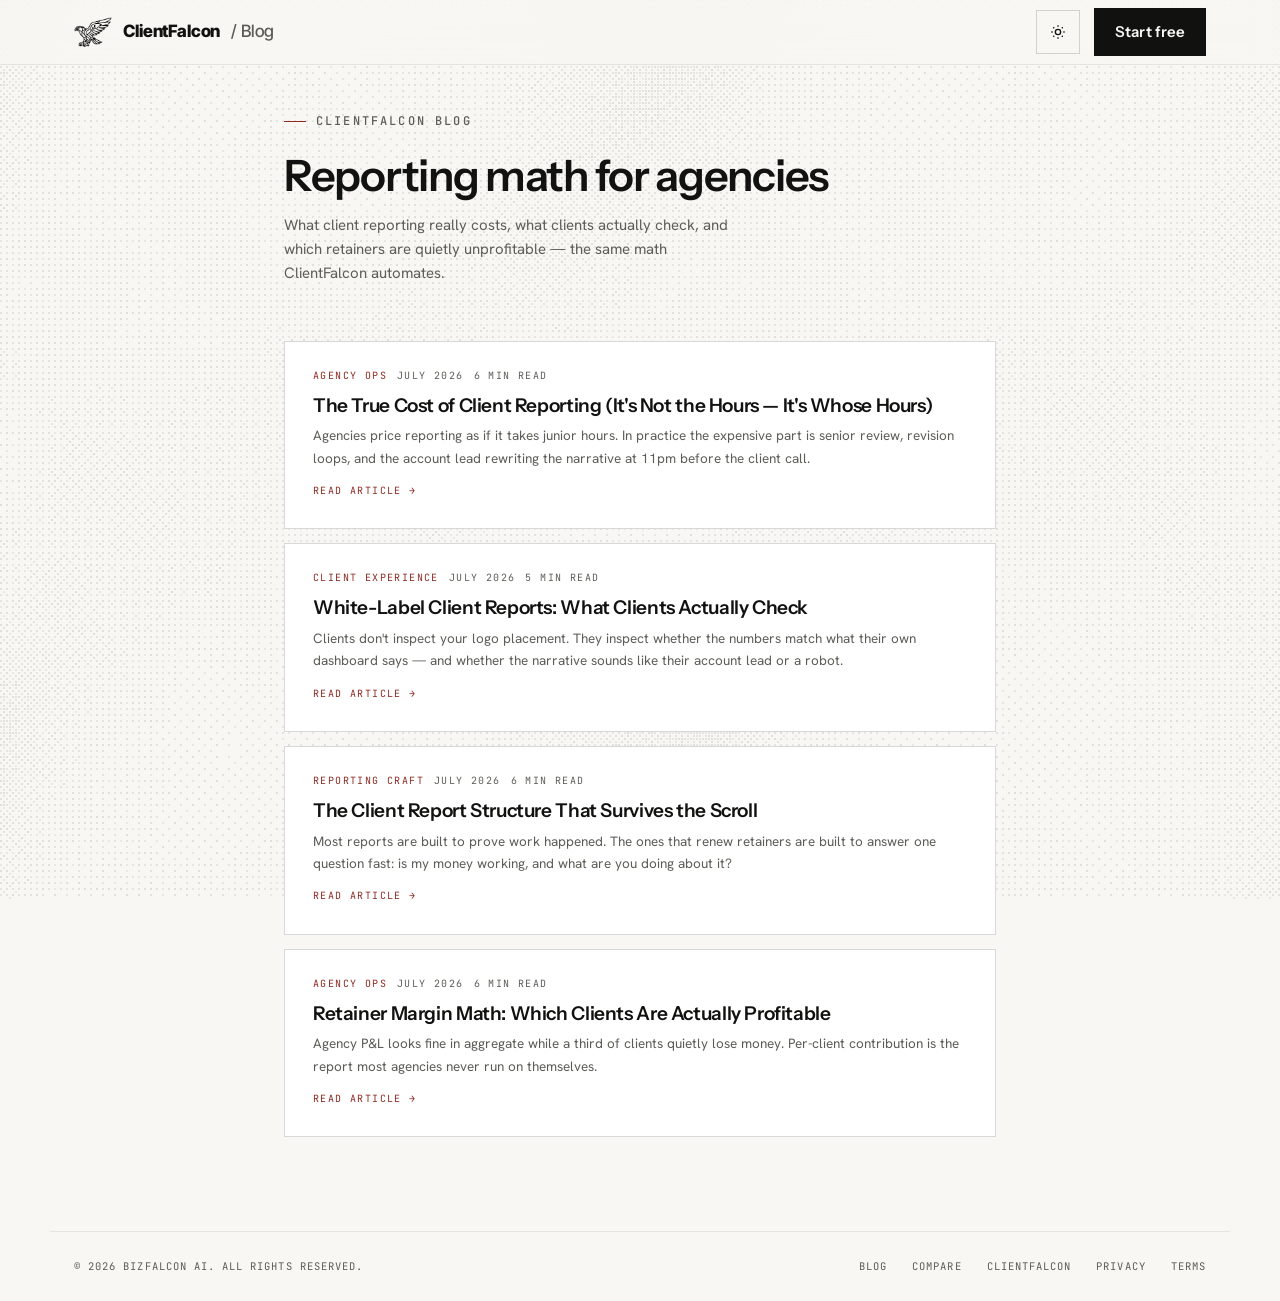
<file: blog/index.html>
<!doctype html>
<html lang="en">
<head>
<meta charset="utf-8">
<meta name="viewport" content="width=device-width,initial-scale=1">
<title>ClientFalcon Blog — Agency Reporting, Retainer Math, Client Experience</title>
<meta name="description" content="Guides on the true cost of client reporting, white-label trust, report structure, and per-client retainer margin — with the formulas.">
<meta name="robots" content="index,follow,max-image-preview:large,max-snippet:-1,max-video-preview:-1">
<!-- BF-SEO -->
<link rel="canonical" href="https://client.bizfalconai.com/blog/">
<meta property="og:type" content="website">
<meta property="og:site_name" content="ClientFalcon">
<meta property="og:locale" content="en_US">
<meta property="og:url" content="https://client.bizfalconai.com/blog/">
<meta property="og:title" content="ClientFalcon Blog — Agency Reporting, Retainer Math, Client Experience">
<meta property="og:description" content="Guides on the true cost of client reporting, white-label trust, report structure, and per-client retainer margin — with the formulas.">
<meta property="og:image" content="https://client.bizfalconai.com/og.png">
<meta property="og:image:width" content="1200">
<meta property="og:image:height" content="630">
<meta property="og:image:type" content="image/png">
<meta property="og:image:alt" content="ClientFalcon — client ad-performance audit and portfolio dashboard">
<meta name="twitter:card" content="summary_large_image">
<meta name="twitter:title" content="ClientFalcon Blog — Agency Reporting, Retainer Math, Client Experience">
<meta name="twitter:description" content="Guides on the true cost of client reporting, white-label trust, report structure, and per-client retainer margin — with the formulas.">
<meta name="twitter:image" content="https://client.bizfalconai.com/og.png">
<meta name="twitter:image:alt" content="ClientFalcon — client ad-performance audit and portfolio dashboard">
<!-- /BF-SEO -->
<link rel="icon" href="../favicon.ico">
<link rel="preconnect" href="https://fonts.googleapis.com">
<link rel="preconnect" href="https://fonts.gstatic.com" crossorigin>
<link href="https://fonts.googleapis.com/css2?family=Instrument+Sans:wght@500;600&family=Hanken+Grotesk:wght@400;700&family=Inter+Tight:wght@800&family=JetBrains+Mono:wght@400;500;700&display=swap" rel="stylesheet">
<link rel="stylesheet" href="../dusk.css?v=20260808d">
<link rel="stylesheet" href="./blog.css?v=20260808d">
<script>try{if(localStorage.getItem("bf-theme")!=="dark")document.documentElement.setAttribute("data-theme","light")}catch(e){document.documentElement.setAttribute("data-theme","light")}</script>
<!-- BF-LD -->
<script type="application/ld+json">
{
  "@context": "https://schema.org",
  "@graph": [
    {
      "@type": "Organization",
      "@id": "https://bizfalconai.com/#organization",
      "name": "BizFalcon AI",
      "url": "https://bizfalconai.com/",
      "email": "hello@bizfalconai.com",
      "logo": {
        "@type": "ImageObject",
        "url": "https://bizfalconai.com/falcon-bird-white.png",
        "width": 1190,
        "height": 933
      },
      "founder": {
        "@type": "Person",
        "name": "Siddharth Deepak"
      }
    },
    {
      "@type": "WebSite",
      "@id": "https://client.bizfalconai.com/#website",
      "url": "https://client.bizfalconai.com/",
      "name": "ClientFalcon",
      "inLanguage": "en-US",
      "publisher": {
        "@id": "https://bizfalconai.com/#organization"
      }
    },
    {
      "@type": "Blog",
      "@id": "https://client.bizfalconai.com/blog/#blog",
      "url": "https://client.bizfalconai.com/blog/",
      "name": "ClientFalcon Blog",
      "description": "Guides on the true cost of client reporting, white-label trust, report structure, and per-client retainer margin — with the formulas.",
      "inLanguage": "en-US",
      "publisher": {
        "@id": "https://bizfalconai.com/#organization"
      }
    },
    {
      "@type": "BreadcrumbList",
      "itemListElement": [
        {
          "@type": "ListItem",
          "position": 1,
          "name": "Home",
          "item": "https://client.bizfalconai.com/"
        },
        {
          "@type": "ListItem",
          "position": 2,
          "name": "Blog",
          "item": "https://client.bizfalconai.com/blog/"
        }
      ]
    }
  ]
}
</script>
<!-- /BF-LD -->
</head>
<body>
<header class="nav">
  <div class="nav-in">
    <a class="brand" href="../" aria-label="ClientFalcon home">
      <img src="../falcon-bird-white-sm.webp" alt="" width="440" height="345">
      ClientFalcon <span class="sub">/ Blog</span>
    </a>
    <div class="nav-right">
      <button class="theme-btn" id="themeToggle" aria-label="Toggle light and dark theme">
        <svg class="icon-sun" viewBox="0 0 24 24" fill="none" stroke="currentColor" stroke-width="2" aria-hidden="true"><circle cx="12" cy="12" r="4"/><path d="M12 2v2M12 20v2M4.9 4.9l1.4 1.4M17.7 17.7l1.4 1.4M2 12h2M20 12h2M4.9 19.1l1.4-1.4M17.7 6.3l1.4-1.4"/></svg>
        <svg class="icon-moon" viewBox="0 0 24 24" fill="none" stroke="currentColor" stroke-width="2" aria-hidden="true"><path d="M21 12.8A9 9 0 1 1 11.2 3a7 7 0 0 0 9.8 9.8z"/></svg>
      </button>
      <a class="btn btn--primary" href="/auth?mode=signup">Start free</a>
    </div>
  </div>
</header>

<main class="blog-wrap">
  <div class="blog-head">
    <div class="eyebrow">ClientFalcon blog</div>
    <h1>Reporting math for agencies</h1>
    <p>What client reporting really costs, what clients actually check, and which retainers are quietly unprofitable — the same math ClientFalcon automates.</p>
  </div>
<a class="post-card" href="./true-cost-of-client-reporting.html">
  <div class="post-meta"><span class="cat">Agency ops</span><span>July 2026</span><span>6 min read</span></div>
  <h2>The True Cost of Client Reporting (It&#x27;s Not the Hours — It&#x27;s Whose Hours)</h2>
  <p>Agencies price reporting as if it takes junior hours. In practice the expensive part is senior review, revision loops, and the account lead rewriting the narrative at 11pm before the client call.</p>
  <span class="go">Read article →</span>
</a>
<a class="post-card" href="./white-label-client-reports.html">
  <div class="post-meta"><span class="cat">Client experience</span><span>July 2026</span><span>5 min read</span></div>
  <h2>White-Label Client Reports: What Clients Actually Check</h2>
  <p>Clients don&#x27;t inspect your logo placement. They inspect whether the numbers match what their own dashboard says — and whether the narrative sounds like their account lead or a robot.</p>
  <span class="go">Read article →</span>
</a>
<a class="post-card" href="./client-report-template-structure.html">
  <div class="post-meta"><span class="cat">Reporting craft</span><span>July 2026</span><span>6 min read</span></div>
  <h2>The Client Report Structure That Survives the Scroll</h2>
  <p>Most reports are built to prove work happened. The ones that renew retainers are built to answer one question fast: is my money working, and what are you doing about it?</p>
  <span class="go">Read article →</span>
</a>
<a class="post-card" href="./retainer-margin-math.html">
  <div class="post-meta"><span class="cat">Agency ops</span><span>July 2026</span><span>6 min read</span></div>
  <h2>Retainer Margin Math: Which Clients Are Actually Profitable</h2>
  <p>Agency P&amp;L looks fine in aggregate while a third of clients quietly lose money. Per-client contribution is the report most agencies never run on themselves.</p>
  <span class="go">Read article →</span>
</a>
</main>
<footer class="blog-foot">
  <p>&copy; 2026 BizFalcon AI. All rights reserved.</p>
  <div>
    <a href="./">Blog</a>
    <a href="../compare.html">Compare</a>
    <a href="../">ClientFalcon</a>
    <a href="../privacy.html">Privacy</a>
    <a href="../terms.html">Terms</a>
  </div>
</footer>
<script>
(function(){var b=document.getElementById("themeToggle");if(!b)return;b.addEventListener("click",function(){var r=document.documentElement,l=r.getAttribute("data-theme")==="light";if(l)r.removeAttribute("data-theme");else r.setAttribute("data-theme","light");try{localStorage.setItem("bf-theme",l?"dark":"light")}catch(e){}});})();
</script>
</body>
</html>
</file>
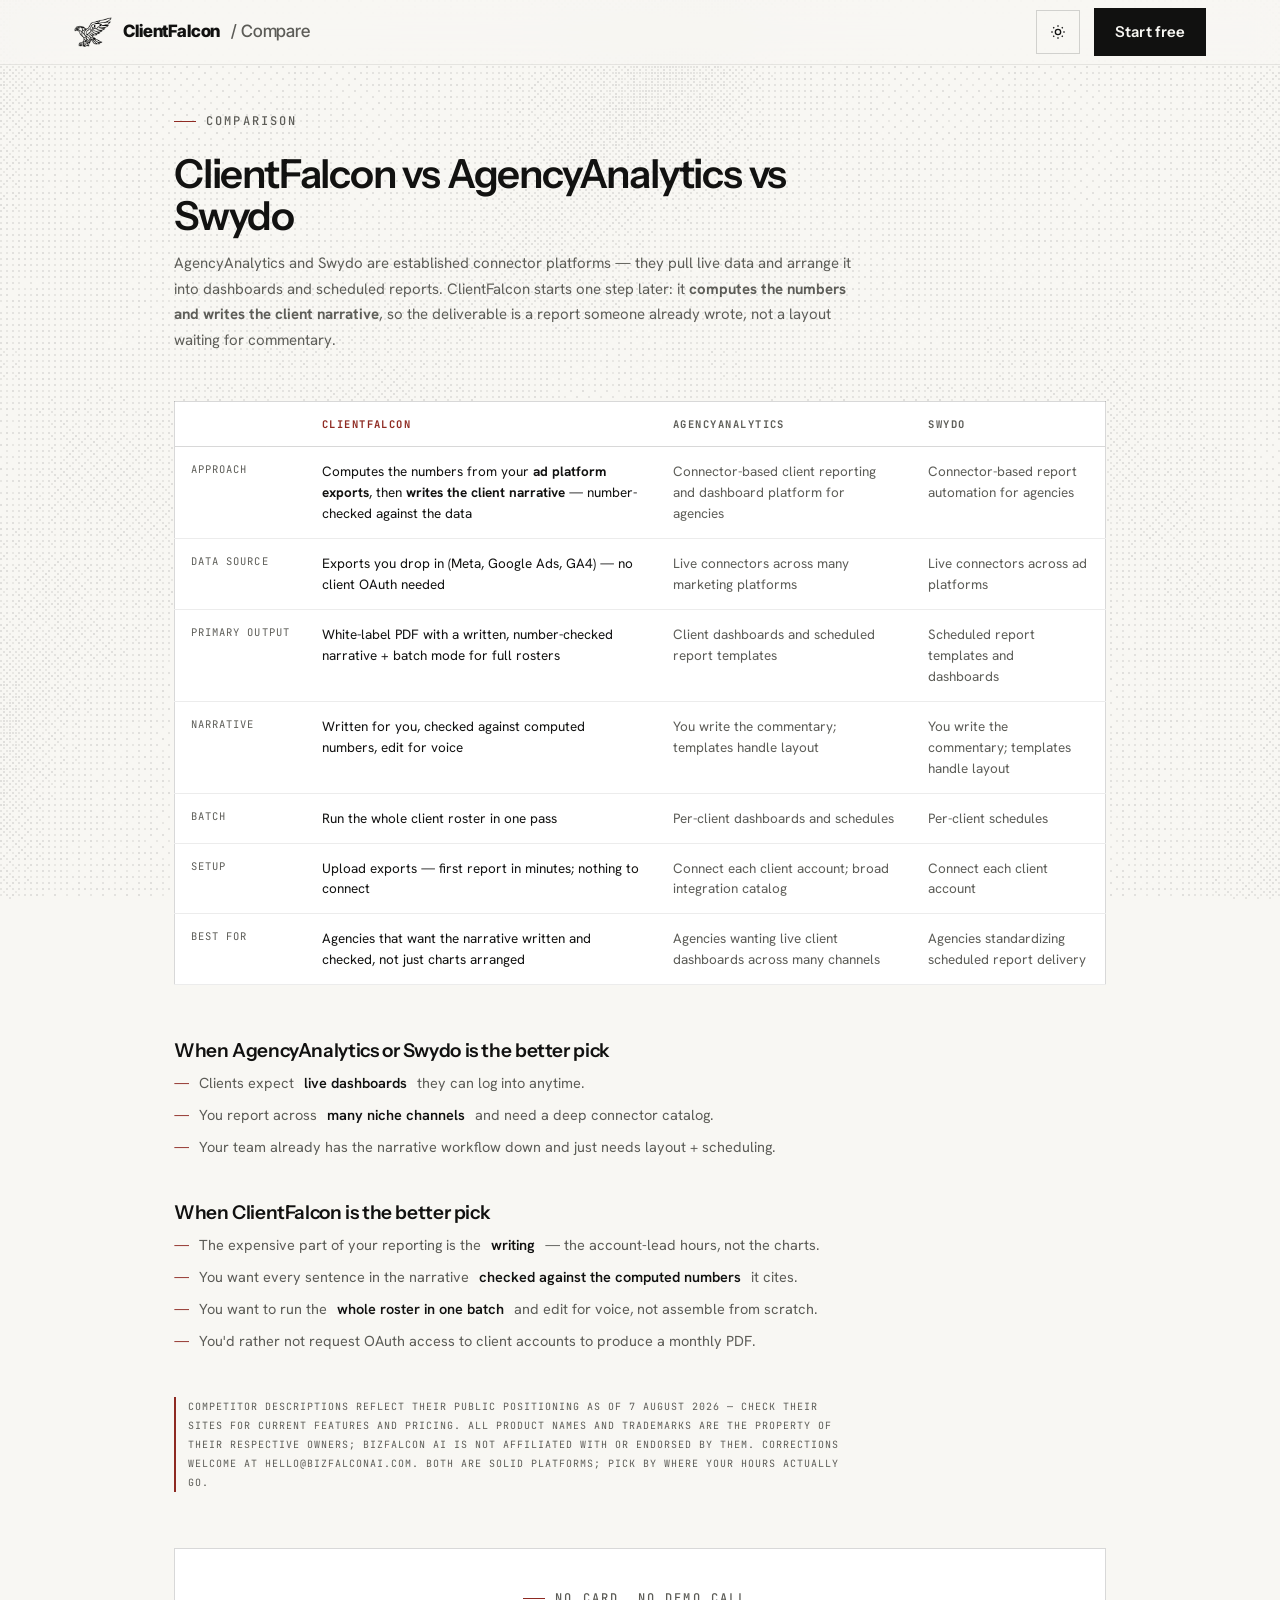
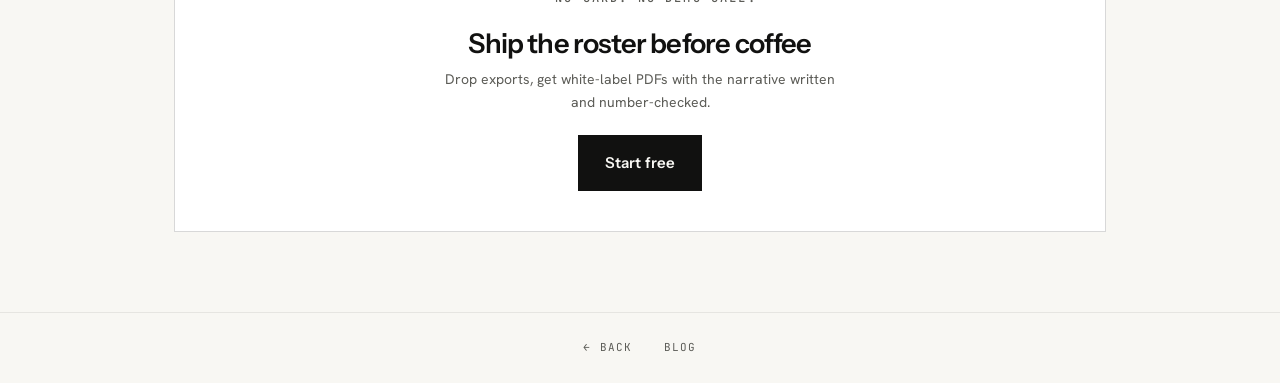
<file: compare.html>
<!doctype html>
<html lang="en">
<head>
<meta charset="utf-8">
<meta name="viewport" content="width=device-width,initial-scale=1">
<title>ClientFalcon vs AgencyAnalytics vs Swydo — Agency Reporting Compared</title>
<meta name="description" content="Honest comparison: ClientFalcon writes number-checked client narratives from your exports; AgencyAnalytics and Swydo are connector dashboard/report platforms. How to choose.">
<meta name="robots" content="index,follow,max-image-preview:large,max-snippet:-1,max-video-preview:-1">
<!-- BF-SEO -->
<link rel="canonical" href="https://client.bizfalconai.com/compare.html">
<meta property="og:type" content="website">
<meta property="og:site_name" content="ClientFalcon">
<meta property="og:locale" content="en_US">
<meta property="og:url" content="https://client.bizfalconai.com/compare.html">
<meta property="og:title" content="ClientFalcon vs AgencyAnalytics vs Swydo — Agency Reporting Compared">
<meta property="og:description" content="Honest comparison: ClientFalcon writes number-checked client narratives from your exports; AgencyAnalytics and Swydo are connector dashboard/report platforms. How to choose.">
<meta property="og:image" content="https://client.bizfalconai.com/og.png">
<meta property="og:image:width" content="1200">
<meta property="og:image:height" content="630">
<meta property="og:image:type" content="image/png">
<meta property="og:image:alt" content="ClientFalcon — client ad-performance audit and portfolio dashboard">
<meta name="twitter:card" content="summary_large_image">
<meta name="twitter:title" content="ClientFalcon vs AgencyAnalytics vs Swydo — Agency Reporting Compared">
<meta name="twitter:description" content="Honest comparison: ClientFalcon writes number-checked client narratives from your exports; AgencyAnalytics and Swydo are connector dashboard/report platforms. How to choose.">
<meta name="twitter:image" content="https://client.bizfalconai.com/og.png">
<meta name="twitter:image:alt" content="ClientFalcon — client ad-performance audit and portfolio dashboard">
<!-- /BF-SEO -->
<link rel="icon" href="./favicon.ico">
<link rel="preconnect" href="https://fonts.googleapis.com">
<link rel="preconnect" href="https://fonts.gstatic.com" crossorigin>
<link href="https://fonts.googleapis.com/css2?family=Instrument+Sans:wght@500;600&family=Hanken+Grotesk:wght@400;700&family=Inter+Tight:wght@800&family=JetBrains+Mono:wght@400;500;700&display=swap" rel="stylesheet">
<link rel="stylesheet" href="./dusk.css?v=20260808e">
<style>
.cmp-wrap{max-width:980px;margin:0 auto;padding:112px 24px 80px}
.cmp-head{max-width:680px;margin-bottom:48px}
.cmp-head h1{font-size:clamp(1.7rem,3.4vw,2.5rem);margin:0 0 14px}
.cmp-head p{color:var(--mut);font-size:15px;line-height:1.7}
.cmp-table{width:100%;border-collapse:collapse;border:1px solid var(--line);background:var(--card);font-size:13.5px}
.cmp-table th,.cmp-table td{padding:14px 16px;text-align:left;border-bottom:1px solid var(--line-soft);vertical-align:top;line-height:1.55}
.cmp-table th{font-family:"JetBrains Mono",monospace;font-size:10.5px;letter-spacing:.14em;text-transform:uppercase;color:var(--mut);border-bottom:1px solid var(--line)}
.cmp-table th.us{color:var(--signal)}
.cmp-table td:first-child{font-family:"JetBrains Mono",monospace;font-size:10.5px;letter-spacing:.1em;text-transform:uppercase;color:var(--mut);white-space:nowrap}
.cmp-table td.us{color:var(--fg)}
.cmp-table td{color:var(--mut)}
.cmp-scroll{overflow-x:auto;margin-bottom:56px}
.cmp-sec{max-width:680px;margin:44px 0}
.cmp-sec h2{font-size:19px;font-weight:600;letter-spacing:-.02em;margin:0 0 10px}
.cmp-sec p{font-size:14.5px;color:var(--mut);line-height:1.7;margin:10px 0}
.cmp-sec ul{margin:10px 0;padding:0;list-style:none;display:flex;flex-direction:column;gap:8px}
.cmp-sec li{display:flex;gap:10px;font-size:14.5px;color:var(--mut);line-height:1.65}
.cmp-sec li::before{content:"\2014";color:var(--signal);flex-shrink:0}
.cmp-sec li b{color:var(--fg);font-weight:600}
.cmp-note{font-family:"JetBrains Mono",monospace;font-size:10px;letter-spacing:.1em;text-transform:uppercase;color:var(--mut);border-left:2px solid var(--signal);padding-left:12px;margin:28px 0;max-width:680px;line-height:1.9}
.cmp-cta{margin-top:56px;border:1px solid var(--line);background:var(--card);padding:40px 24px;text-align:center}
.cmp-cta .eyebrow{justify-content:center}
.cmp-cta h2{font-size:clamp(1.3rem,2.4vw,1.7rem);margin:0 0 10px}
.cmp-cta p{color:var(--mut);font-size:14px;max-width:52ch;margin:0 auto 22px}
</style>
<script>try{if(localStorage.getItem("bf-theme")!=="dark")document.documentElement.setAttribute("data-theme","light")}catch(e){document.documentElement.setAttribute("data-theme","light")}</script>
<!-- BF-LD -->
<script type="application/ld+json">
{
  "@context": "https://schema.org",
  "@graph": [
    {
      "@type": "Organization",
      "@id": "https://bizfalconai.com/#organization",
      "name": "BizFalcon AI",
      "url": "https://bizfalconai.com/",
      "email": "hello@bizfalconai.com",
      "logo": {
        "@type": "ImageObject",
        "url": "https://bizfalconai.com/falcon-bird-white.png",
        "width": 1190,
        "height": 933
      },
      "founder": {
        "@type": "Person",
        "name": "Siddharth Deepak"
      }
    },
    {
      "@type": "WebSite",
      "@id": "https://client.bizfalconai.com/#website",
      "url": "https://client.bizfalconai.com/",
      "name": "ClientFalcon",
      "inLanguage": "en-US",
      "publisher": {
        "@id": "https://bizfalconai.com/#organization"
      }
    },
    {
      "@type": "WebPage",
      "url": "https://client.bizfalconai.com/compare.html",
      "name": "ClientFalcon vs AgencyAnalytics vs Swydo — Agency Reporting Compared",
      "description": "Honest comparison: ClientFalcon writes number-checked client narratives from your exports; AgencyAnalytics and Swydo are connector dashboard/report platforms. How to choose.",
      "isPartOf": {
        "@id": "https://client.bizfalconai.com/#website"
      },
      "dateModified": "2026-07-25",
      "inLanguage": "en-US"
    },
    {
      "@type": "BreadcrumbList",
      "itemListElement": [
        {
          "@type": "ListItem",
          "position": 1,
          "name": "Home",
          "item": "https://client.bizfalconai.com/"
        },
        {
          "@type": "ListItem",
          "position": 2,
          "name": "Comparison",
          "item": "https://client.bizfalconai.com/compare.html"
        }
      ]
    }
  ]
}
</script>
<!-- /BF-LD -->
</head>
<body>
<header class="nav">
  <div class="nav-in">
    <a class="brand" href="./" aria-label="ClientFalcon home">
      <img src="./falcon-bird-white-sm.webp" alt="" width="440" height="345">
      ClientFalcon <span class="sub">/ Compare</span>
    </a>
    <div class="nav-right">
      <button class="theme-btn" id="themeToggle" aria-label="Toggle light and dark theme">
        <svg class="icon-sun" viewBox="0 0 24 24" fill="none" stroke="currentColor" stroke-width="2" aria-hidden="true"><circle cx="12" cy="12" r="4"/><path d="M12 2v2M12 20v2M4.9 4.9l1.4 1.4M17.7 17.7l1.4 1.4M2 12h2M20 12h2M4.9 19.1l1.4-1.4M17.7 6.3l1.4-1.4"/></svg>
        <svg class="icon-moon" viewBox="0 0 24 24" fill="none" stroke="currentColor" stroke-width="2" aria-hidden="true"><path d="M21 12.8A9 9 0 1 1 11.2 3a7 7 0 0 0 9.8 9.8z"/></svg>
      </button>
      <a class="btn btn--primary" href="/auth?mode=signup">Start free</a>
    </div>
  </div>
</header>

<main class="cmp-wrap">
  <div class="cmp-head">
    <div class="eyebrow">Comparison</div>
    <h1>ClientFalcon vs AgencyAnalytics vs Swydo</h1>
    <p>AgencyAnalytics and Swydo are established connector platforms — they pull live data and arrange it into dashboards and scheduled reports. ClientFalcon starts one step later: it <b>computes the numbers and writes the client narrative</b>, so the deliverable is a report someone already wrote, not a layout waiting for commentary.</p>
  </div>
  <div class="cmp-scroll"><table class="cmp-table">
<thead><tr><th></th><th class="us">ClientFalcon</th><th>AgencyAnalytics</th><th>Swydo</th></tr></thead>
<tbody><tr><td>Approach</td><td class='us'>Computes the numbers from your <b>ad platform exports</b>, then <b>writes the client narrative</b> — number-checked against the data</td><td>Connector-based client reporting and dashboard platform for agencies</td><td>Connector-based report automation for agencies</td></tr>
<tr><td>Data source</td><td class='us'>Exports you drop in (Meta, Google Ads, GA4) — no client OAuth needed</td><td>Live connectors across many marketing platforms</td><td>Live connectors across ad platforms</td></tr>
<tr><td>Primary output</td><td class='us'>White-label PDF with a written, number-checked narrative + batch mode for full rosters</td><td>Client dashboards and scheduled report templates</td><td>Scheduled report templates and dashboards</td></tr>
<tr><td>Narrative</td><td class='us'>Written for you, checked against computed numbers, edit for voice</td><td>You write the commentary; templates handle layout</td><td>You write the commentary; templates handle layout</td></tr>
<tr><td>Batch</td><td class='us'>Run the whole client roster in one pass</td><td>Per-client dashboards and schedules</td><td>Per-client schedules</td></tr>
<tr><td>Setup</td><td class='us'>Upload exports — first report in minutes; nothing to connect</td><td>Connect each client account; broad integration catalog</td><td>Connect each client account</td></tr>
<tr><td>Best for</td><td class='us'>Agencies that want the narrative written and checked, not just charts arranged</td><td>Agencies wanting live client dashboards across many channels</td><td>Agencies standardizing scheduled report delivery</td></tr></tbody></table></div>
  <div class="cmp-sec">
    <h2>When AgencyAnalytics or Swydo is the better pick</h2>
    <ul>
      <li>Clients expect <b>live dashboards</b> they can log into anytime.</li>
      <li>You report across <b>many niche channels</b> and need a deep connector catalog.</li>
      <li>Your team already has the narrative workflow down and just needs layout + scheduling.</li>
    </ul>
  </div>
  <div class="cmp-sec">
    <h2>When ClientFalcon is the better pick</h2>
    <ul>
      <li>The expensive part of your reporting is the <b>writing</b> — the account-lead hours, not the charts.</li>
      <li>You want every sentence in the narrative <b>checked against the computed numbers</b> it cites.</li>
      <li>You want to run the <b>whole roster in one batch</b> and edit for voice, not assemble from scratch.</li>
      <li>You'd rather not request OAuth access to client accounts to produce a monthly PDF.</li>
    </ul>
  </div>
  <div class="cmp-note">Competitor descriptions reflect their public positioning as of 7 August 2026 — check their sites for current features and pricing. All product names and trademarks are the property of their respective owners; BizFalcon AI is not affiliated with or endorsed by them. Corrections welcome at hello@bizfalconai.com. Both are solid platforms; pick by where your hours actually go.</div>
  <div class="cmp-cta">
    <div class="eyebrow">No card. No demo call.</div>
    <h2>Ship the roster before coffee</h2>
    <p>Drop exports, get white-label PDFs with the narrative written and number-checked.</p>
    <a class="btn btn--primary" href="/auth?mode=signup">Start free</a>
  </div>
</main>
<footer class="legal-foot" style="border-top:1px solid var(--line-soft);padding:26px 24px;text-align:center;font-family:'JetBrains Mono',monospace;font-size:11px;letter-spacing:.1em;text-transform:uppercase;color:var(--mut)">
  <a href="./" style="margin:0 12px">&larr; Back</a>
  <a href="./blog/" style="margin:0 12px">Blog</a>
</footer>
<script>
(function(){var b=document.getElementById("themeToggle");if(!b)return;b.addEventListener("click",function(){var r=document.documentElement,l=r.getAttribute("data-theme")==="light";if(l)r.removeAttribute("data-theme");else r.setAttribute("data-theme","light");try{localStorage.setItem("bf-theme",l?"dark":"light")}catch(e){}});})();
</script>
</body>
</html>
</file>
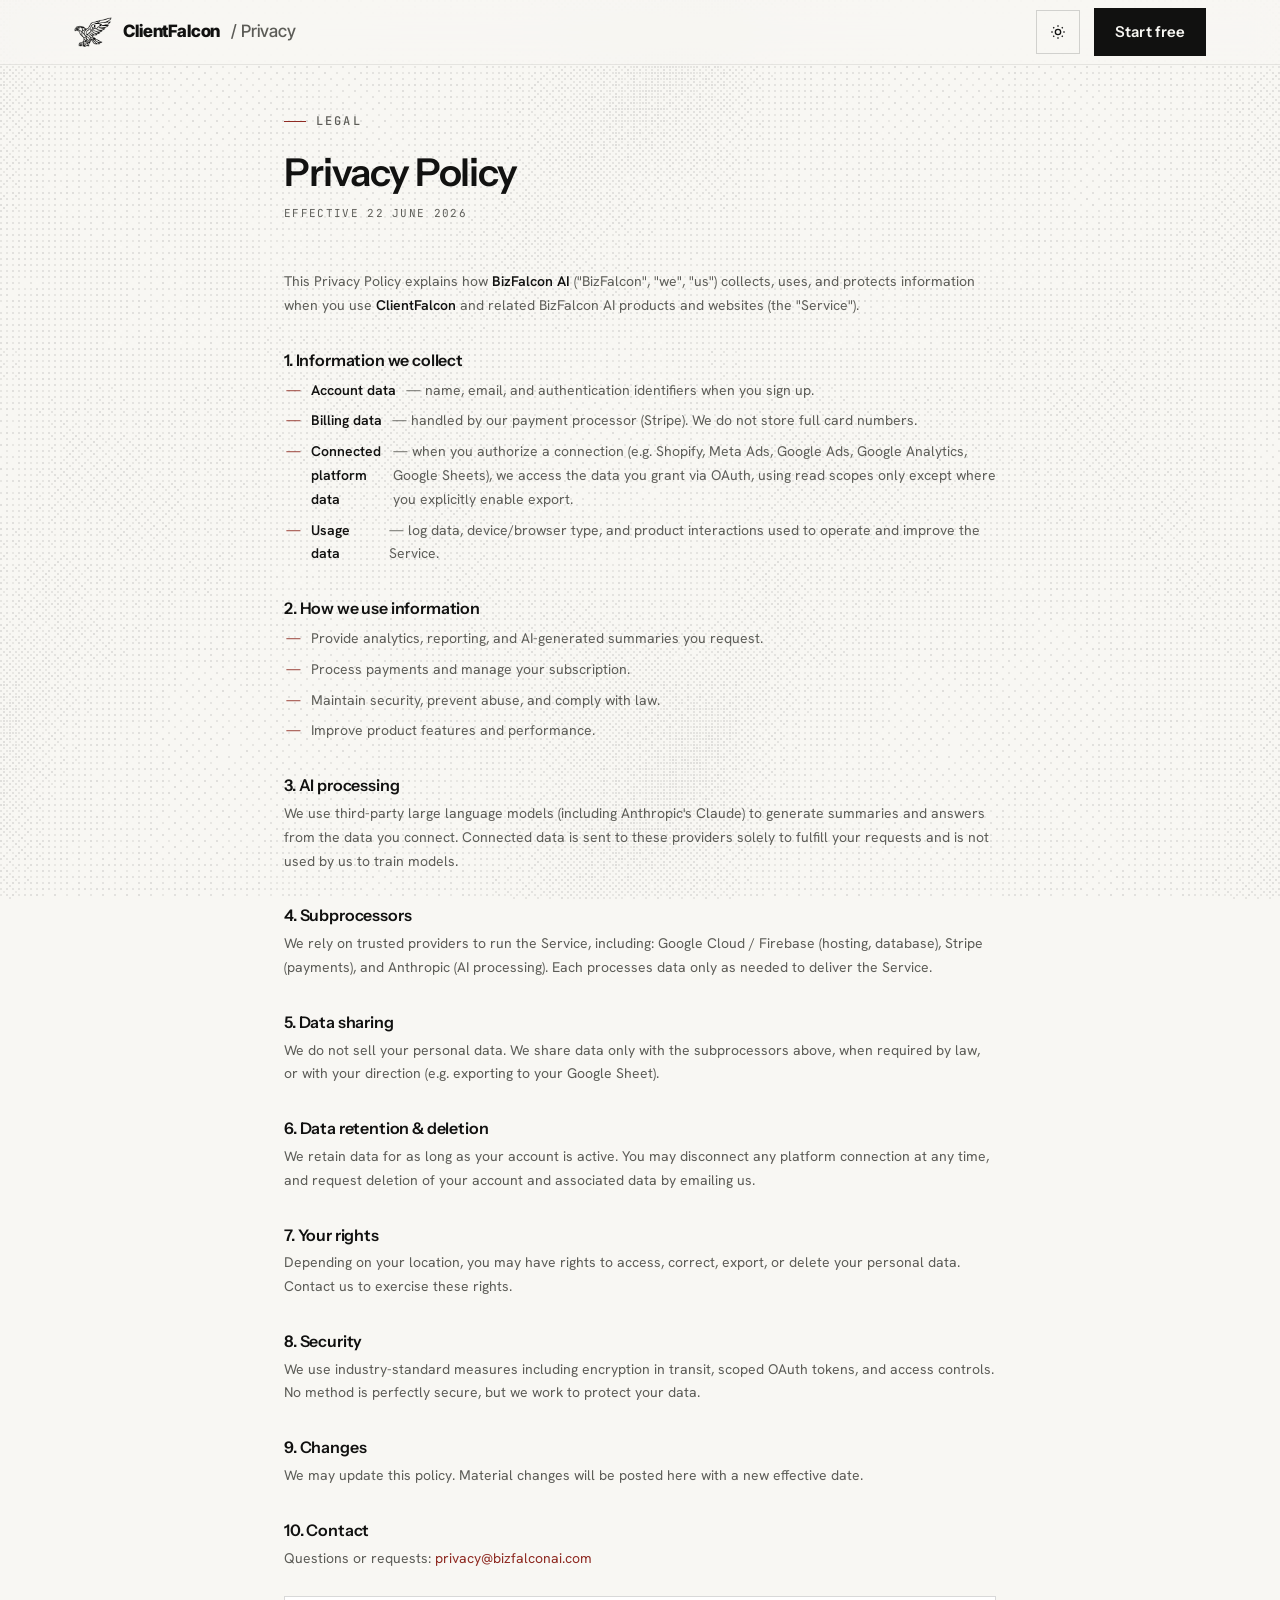
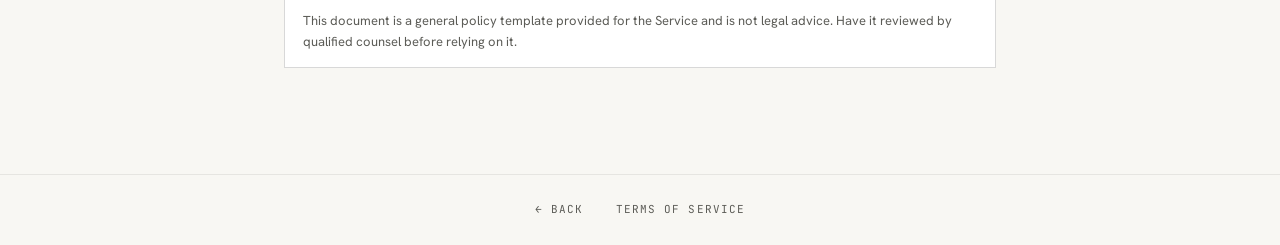
<file: privacy.html>
<!doctype html>
<html lang="en">
<head>
<meta charset="utf-8">
<meta name="viewport" content="width=device-width,initial-scale=1">
<title>Privacy Policy — ClientFalcon by BizFalcon AI</title>
<meta name="description" content="How ClientFalcon handles your data and your clients' data: what stays in your browser, what we store, and how to export or erase it.">
<meta name="robots" content="index,follow,max-image-preview:large,max-snippet:-1,max-video-preview:-1">
<!-- BF-SEO -->
<link rel="canonical" href="https://client.bizfalconai.com/privacy.html">
<meta property="og:type" content="website">
<meta property="og:site_name" content="ClientFalcon">
<meta property="og:locale" content="en_US">
<meta property="og:url" content="https://client.bizfalconai.com/privacy.html">
<meta property="og:title" content="Privacy Policy — ClientFalcon by BizFalcon AI">
<meta property="og:description" content="How ClientFalcon handles your data and your clients' data: what stays in your browser, what we store, and how to export or erase it.">
<meta property="og:image" content="https://client.bizfalconai.com/og.png">
<meta property="og:image:width" content="1200">
<meta property="og:image:height" content="630">
<meta property="og:image:type" content="image/png">
<meta property="og:image:alt" content="ClientFalcon — client ad-performance audit and portfolio dashboard">
<meta name="twitter:card" content="summary_large_image">
<meta name="twitter:title" content="Privacy Policy — ClientFalcon by BizFalcon AI">
<meta name="twitter:description" content="How ClientFalcon handles your data and your clients' data: what stays in your browser, what we store, and how to export or erase it.">
<meta name="twitter:image" content="https://client.bizfalconai.com/og.png">
<meta name="twitter:image:alt" content="ClientFalcon — client ad-performance audit and portfolio dashboard">
<!-- /BF-SEO -->
<link rel="icon" href="./favicon.ico">
<link rel="preconnect" href="https://fonts.googleapis.com">
<link rel="preconnect" href="https://fonts.gstatic.com" crossorigin>
<link href="https://fonts.googleapis.com/css2?family=Instrument+Sans:wght@500;600&family=Hanken+Grotesk:wght@400;700&family=Inter+Tight:wght@800&family=JetBrains+Mono:wght@400;500;700&display=swap" rel="stylesheet">
<link rel="stylesheet" href="./dusk.css?v=20260808e">
<style>
.legal{max-width:760px;margin:0 auto;padding:112px 24px 80px}
.legal h1{font-size:clamp(1.7rem,3.2vw,2.4rem);margin:0 0 10px}
.legal .upd{font-family:"JetBrains Mono",monospace;font-size:11px;letter-spacing:.12em;text-transform:uppercase;color:var(--mut);margin-bottom:48px}
.legal h2{font-size:16px;font-weight:600;margin:34px 0 8px;letter-spacing:-.01em}
.legal p,.legal li{font-size:14px;color:var(--mut);line-height:1.7}
.legal strong{color:var(--fg);font-weight:600}
.legal ul{margin:10px 0;padding-left:2px;list-style:none;display:flex;flex-direction:column;gap:7px}
.legal li{display:flex;gap:10px}
.legal li::before{content:"\2014";color:var(--signal);flex-shrink:0}
.legal a{color:var(--signal)}
.legal .note{border:1px solid var(--line);background:var(--card);padding:14px 18px;font-size:13px;color:var(--mut);margin:26px 0}
.legal-foot{border-top:1px solid var(--line-soft);padding:26px 24px;text-align:center;font-family:"JetBrains Mono",monospace;font-size:11px;letter-spacing:.1em;text-transform:uppercase;color:var(--mut)}
.legal-foot a{margin:0 12px;transition:color .2s ease;color:inherit;text-decoration:none}
.legal-foot a:hover{color:var(--signal)}
</style>
<script>try{if(localStorage.getItem("bf-theme")!=="dark")document.documentElement.setAttribute("data-theme","light")}catch(e){document.documentElement.setAttribute("data-theme","light")}</script>
<!-- BF-LD -->
<script type="application/ld+json">
{
  "@context": "https://schema.org",
  "@graph": [
    {
      "@type": "Organization",
      "@id": "https://bizfalconai.com/#organization",
      "name": "BizFalcon AI",
      "url": "https://bizfalconai.com/",
      "email": "hello@bizfalconai.com",
      "logo": {
        "@type": "ImageObject",
        "url": "https://bizfalconai.com/falcon-bird-white.png",
        "width": 1190,
        "height": 933
      },
      "founder": {
        "@type": "Person",
        "name": "Siddharth Deepak"
      }
    },
    {
      "@type": "WebSite",
      "@id": "https://client.bizfalconai.com/#website",
      "url": "https://client.bizfalconai.com/",
      "name": "ClientFalcon",
      "inLanguage": "en-US",
      "publisher": {
        "@id": "https://bizfalconai.com/#organization"
      }
    },
    {
      "@type": "WebPage",
      "url": "https://client.bizfalconai.com/privacy.html",
      "name": "Privacy Policy — ClientFalcon by BizFalcon AI",
      "description": "How ClientFalcon handles your data and your clients' data: what stays in your browser, what we store, and how to export or erase it.",
      "isPartOf": {
        "@id": "https://client.bizfalconai.com/#website"
      },
      "dateModified": "2026-07-25",
      "inLanguage": "en-US"
    },
    {
      "@type": "BreadcrumbList",
      "itemListElement": [
        {
          "@type": "ListItem",
          "position": 1,
          "name": "Home",
          "item": "https://client.bizfalconai.com/"
        },
        {
          "@type": "ListItem",
          "position": 2,
          "name": "Privacy",
          "item": "https://client.bizfalconai.com/privacy.html"
        }
      ]
    }
  ]
}
</script>
<!-- /BF-LD -->
</head>
<body>
<header class="nav">
  <div class="nav-in">
    <a class="brand" href="./" aria-label="ClientFalcon home">
      <img src="./falcon-bird-white-sm.webp" alt="" width="440" height="345">
      ClientFalcon <span class="sub">/ Privacy</span>
    </a>
    <div class="nav-right">
      <button class="theme-btn" id="themeToggle" aria-label="Toggle light and dark theme">
        <svg class="icon-sun" viewBox="0 0 24 24" fill="none" stroke="currentColor" stroke-width="2" aria-hidden="true"><circle cx="12" cy="12" r="4"/><path d="M12 2v2M12 20v2M4.9 4.9l1.4 1.4M17.7 17.7l1.4 1.4M2 12h2M20 12h2M4.9 19.1l1.4-1.4M17.7 6.3l1.4-1.4"/></svg>
        <svg class="icon-moon" viewBox="0 0 24 24" fill="none" stroke="currentColor" stroke-width="2" aria-hidden="true"><path d="M21 12.8A9 9 0 1 1 11.2 3a7 7 0 0 0 9.8 9.8z"/></svg>
      </button>
      <a class="btn btn--primary" href="/auth?mode=signup">Start free</a>
    </div>
  </div>
</header>

<main class="legal">
<div class="eyebrow">Legal</div>
<h1>Privacy Policy</h1>
<p class="upd">Effective 22 June 2026</p>
<p>This Privacy Policy explains how <strong>BizFalcon AI</strong> ("BizFalcon", "we", "us") collects, uses, and protects information when you use <strong>ClientFalcon</strong> and related BizFalcon AI products and websites (the "Service").</p>

<h2>1. Information we collect</h2>
<ul>
  <li><strong>Account data</strong> — name, email, and authentication identifiers when you sign up.</li>
  <li><strong>Billing data</strong> — handled by our payment processor (Stripe). We do not store full card numbers.</li>
  <li><strong>Connected platform data</strong> — when you authorize a connection (e.g. Shopify, Meta Ads, Google Ads, Google Analytics, Google Sheets), we access the data you grant via OAuth, using read scopes only except where you explicitly enable export.</li>
  <li><strong>Usage data</strong> — log data, device/browser type, and product interactions used to operate and improve the Service.</li>
</ul>

<h2>2. How we use information</h2>
<ul>
  <li>Provide analytics, reporting, and AI-generated summaries you request.</li>
  <li>Process payments and manage your subscription.</li>
  <li>Maintain security, prevent abuse, and comply with law.</li>
  <li>Improve product features and performance.</li>
</ul>

<h2>3. AI processing</h2>
<p>We use third-party large language models (including Anthropic's Claude) to generate summaries and answers from the data you connect. Connected data is sent to these providers solely to fulfill your requests and is not used by us to train models.</p>

<h2>4. Subprocessors</h2>
<p>We rely on trusted providers to run the Service, including: Google Cloud / Firebase (hosting, database), Stripe (payments), and Anthropic (AI processing). Each processes data only as needed to deliver the Service.</p>

<h2>5. Data sharing</h2>
<p>We do not sell your personal data. We share data only with the subprocessors above, when required by law, or with your direction (e.g. exporting to your Google Sheet).</p>

<h2>6. Data retention &amp; deletion</h2>
<p>We retain data for as long as your account is active. You may disconnect any platform connection at any time, and request deletion of your account and associated data by emailing us.</p>

<h2>7. Your rights</h2>
<p>Depending on your location, you may have rights to access, correct, export, or delete your personal data. Contact us to exercise these rights.</p>

<h2>8. Security</h2>
<p>We use industry-standard measures including encryption in transit, scoped OAuth tokens, and access controls. No method is perfectly secure, but we work to protect your data.</p>

<h2>9. Changes</h2>
<p>We may update this policy. Material changes will be posted here with a new effective date.</p>

<h2>10. Contact</h2>
<p>Questions or requests: <a href="mailto:privacy@bizfalconai.com">privacy@bizfalconai.com</a></p>

<div class="note">This document is a general policy template provided for the Service and is not legal advice. Have it reviewed by qualified counsel before relying on it.</div>


</main>
<footer class="legal-foot">
  <a href="./">&larr; Back</a>
  <a href="./terms.html">Terms of Service</a>
</footer>
<script>
(function(){var b=document.getElementById("themeToggle");if(!b)return;b.addEventListener("click",function(){var r=document.documentElement,l=r.getAttribute("data-theme")==="light";if(l)r.removeAttribute("data-theme");else r.setAttribute("data-theme","light");try{localStorage.setItem("bf-theme",l?"dark":"light")}catch(e){}});})();
</script>
</body>
</html>
</file>
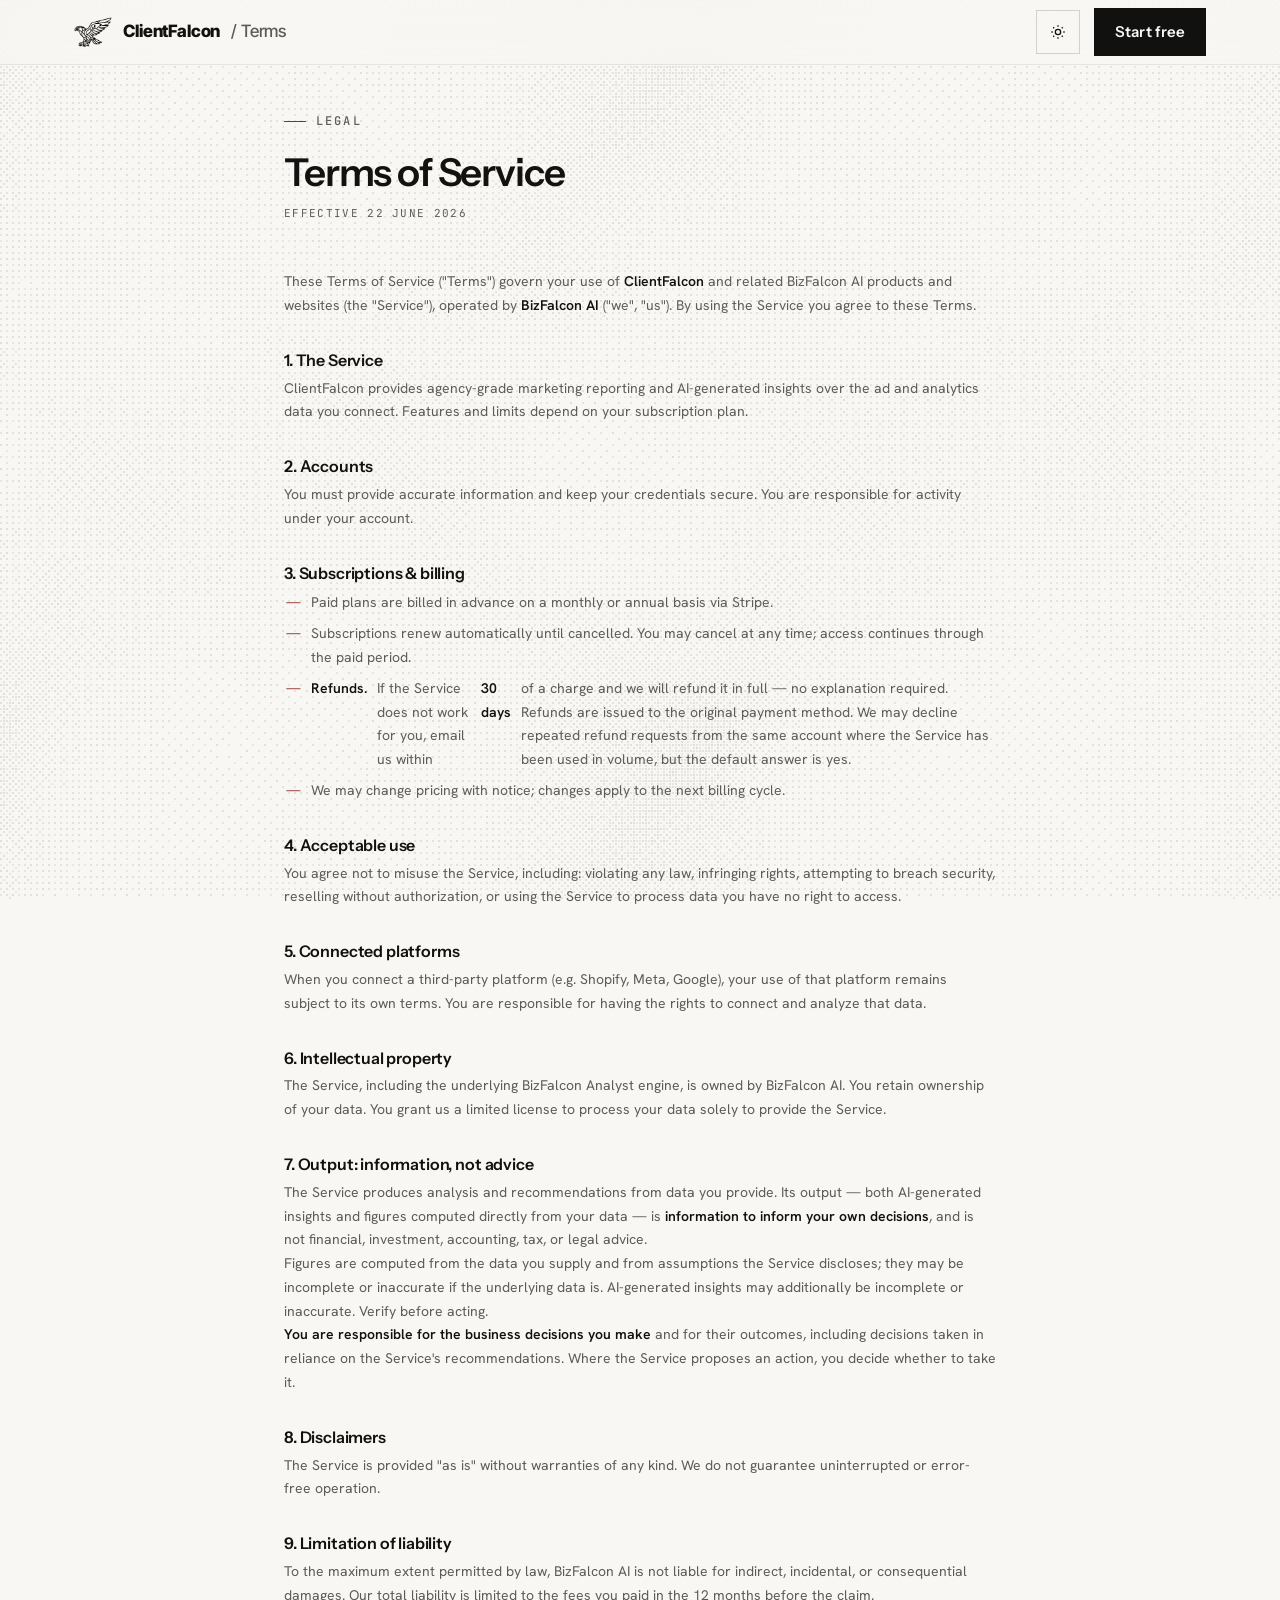
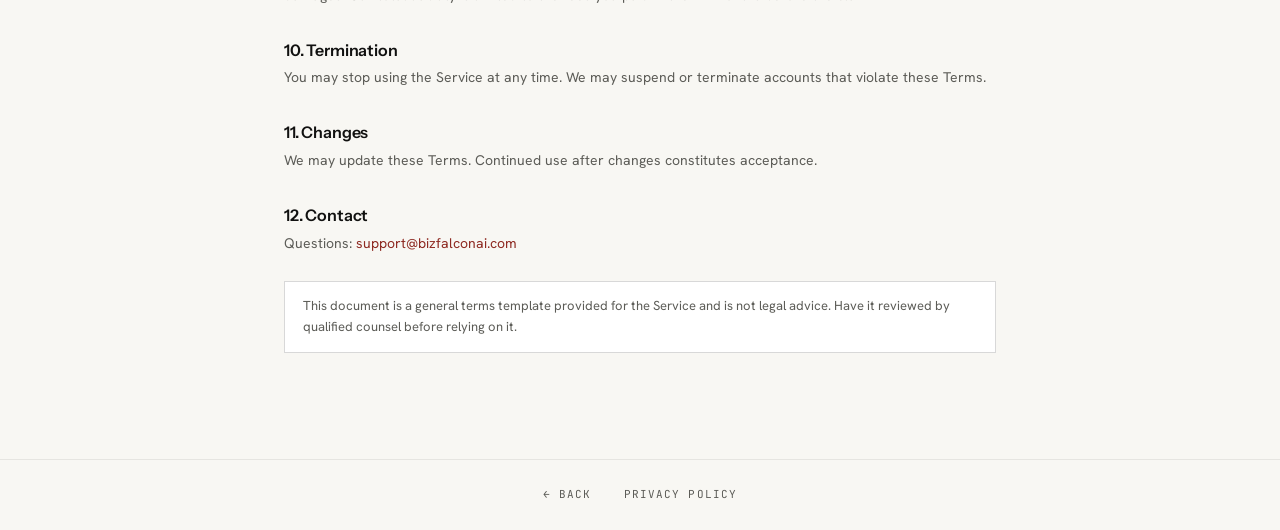
<file: terms.html>
<!doctype html>
<html lang="en">
<head>
<meta charset="utf-8">
<meta name="viewport" content="width=device-width,initial-scale=1">
<title>Terms of Service — ClientFalcon by BizFalcon AI</title>
<meta name="description" content="The terms covering your use of ClientFalcon — accounts, billing, acceptable use, and the limits of what the product claims.">
<meta name="robots" content="index,follow,max-image-preview:large,max-snippet:-1,max-video-preview:-1">
<!-- BF-SEO -->
<link rel="canonical" href="https://client.bizfalconai.com/terms.html">
<meta property="og:type" content="website">
<meta property="og:site_name" content="ClientFalcon">
<meta property="og:locale" content="en_US">
<meta property="og:url" content="https://client.bizfalconai.com/terms.html">
<meta property="og:title" content="Terms of Service — ClientFalcon by BizFalcon AI">
<meta property="og:description" content="The terms covering your use of ClientFalcon — accounts, billing, acceptable use, and the limits of what the product claims.">
<meta property="og:image" content="https://client.bizfalconai.com/og.png">
<meta property="og:image:width" content="1200">
<meta property="og:image:height" content="630">
<meta property="og:image:type" content="image/png">
<meta property="og:image:alt" content="ClientFalcon — client ad-performance audit and portfolio dashboard">
<meta name="twitter:card" content="summary_large_image">
<meta name="twitter:title" content="Terms of Service — ClientFalcon by BizFalcon AI">
<meta name="twitter:description" content="The terms covering your use of ClientFalcon — accounts, billing, acceptable use, and the limits of what the product claims.">
<meta name="twitter:image" content="https://client.bizfalconai.com/og.png">
<meta name="twitter:image:alt" content="ClientFalcon — client ad-performance audit and portfolio dashboard">
<!-- /BF-SEO -->
<link rel="icon" href="./favicon.ico">
<link rel="preconnect" href="https://fonts.googleapis.com">
<link rel="preconnect" href="https://fonts.gstatic.com" crossorigin>
<link href="https://fonts.googleapis.com/css2?family=Instrument+Sans:wght@500;600&family=Hanken+Grotesk:wght@400;700&family=Inter+Tight:wght@800&family=JetBrains+Mono:wght@400;500;700&display=swap" rel="stylesheet">
<link rel="stylesheet" href="./dusk.css?v=20260808e">
<style>
.legal{max-width:760px;margin:0 auto;padding:112px 24px 80px}
.legal h1{font-size:clamp(1.7rem,3.2vw,2.4rem);margin:0 0 10px}
.legal .upd{font-family:"JetBrains Mono",monospace;font-size:11px;letter-spacing:.12em;text-transform:uppercase;color:var(--mut);margin-bottom:48px}
.legal h2{font-size:16px;font-weight:600;margin:34px 0 8px;letter-spacing:-.01em}
.legal p,.legal li{font-size:14px;color:var(--mut);line-height:1.7}
.legal strong{color:var(--fg);font-weight:600}
.legal ul{margin:10px 0;padding-left:2px;list-style:none;display:flex;flex-direction:column;gap:7px}
.legal li{display:flex;gap:10px}
.legal li::before{content:"\2014";color:var(--signal);flex-shrink:0}
.legal a{color:var(--signal)}
.legal .note{border:1px solid var(--line);background:var(--card);padding:14px 18px;font-size:13px;color:var(--mut);margin:26px 0}
.legal-foot{border-top:1px solid var(--line-soft);padding:26px 24px;text-align:center;font-family:"JetBrains Mono",monospace;font-size:11px;letter-spacing:.1em;text-transform:uppercase;color:var(--mut)}
.legal-foot a{margin:0 12px;transition:color .2s ease;color:inherit;text-decoration:none}
.legal-foot a:hover{color:var(--signal)}
</style>
<script>try{if(localStorage.getItem("bf-theme")!=="dark")document.documentElement.setAttribute("data-theme","light")}catch(e){document.documentElement.setAttribute("data-theme","light")}</script>
<!-- BF-LD -->
<script type="application/ld+json">
{
  "@context": "https://schema.org",
  "@graph": [
    {
      "@type": "Organization",
      "@id": "https://bizfalconai.com/#organization",
      "name": "BizFalcon AI",
      "url": "https://bizfalconai.com/",
      "email": "hello@bizfalconai.com",
      "logo": {
        "@type": "ImageObject",
        "url": "https://bizfalconai.com/falcon-bird-white.png",
        "width": 1190,
        "height": 933
      },
      "founder": {
        "@type": "Person",
        "name": "Siddharth Deepak"
      }
    },
    {
      "@type": "WebSite",
      "@id": "https://client.bizfalconai.com/#website",
      "url": "https://client.bizfalconai.com/",
      "name": "ClientFalcon",
      "inLanguage": "en-US",
      "publisher": {
        "@id": "https://bizfalconai.com/#organization"
      }
    },
    {
      "@type": "WebPage",
      "url": "https://client.bizfalconai.com/terms.html",
      "name": "Terms of Service — ClientFalcon by BizFalcon AI",
      "description": "The terms covering your use of ClientFalcon — accounts, billing, acceptable use, and the limits of what the product claims.",
      "isPartOf": {
        "@id": "https://client.bizfalconai.com/#website"
      },
      "dateModified": "2026-07-25",
      "inLanguage": "en-US"
    },
    {
      "@type": "BreadcrumbList",
      "itemListElement": [
        {
          "@type": "ListItem",
          "position": 1,
          "name": "Home",
          "item": "https://client.bizfalconai.com/"
        },
        {
          "@type": "ListItem",
          "position": 2,
          "name": "Terms",
          "item": "https://client.bizfalconai.com/terms.html"
        }
      ]
    }
  ]
}
</script>
<!-- /BF-LD -->
</head>
<body>
<header class="nav">
  <div class="nav-in">
    <a class="brand" href="./" aria-label="ClientFalcon home">
      <img src="./falcon-bird-white-sm.webp" alt="" width="440" height="345">
      ClientFalcon <span class="sub">/ Terms</span>
    </a>
    <div class="nav-right">
      <button class="theme-btn" id="themeToggle" aria-label="Toggle light and dark theme">
        <svg class="icon-sun" viewBox="0 0 24 24" fill="none" stroke="currentColor" stroke-width="2" aria-hidden="true"><circle cx="12" cy="12" r="4"/><path d="M12 2v2M12 20v2M4.9 4.9l1.4 1.4M17.7 17.7l1.4 1.4M2 12h2M20 12h2M4.9 19.1l1.4-1.4M17.7 6.3l1.4-1.4"/></svg>
        <svg class="icon-moon" viewBox="0 0 24 24" fill="none" stroke="currentColor" stroke-width="2" aria-hidden="true"><path d="M21 12.8A9 9 0 1 1 11.2 3a7 7 0 0 0 9.8 9.8z"/></svg>
      </button>
      <a class="btn btn--primary" href="/auth?mode=signup">Start free</a>
    </div>
  </div>
</header>

<main class="legal">
<div class="eyebrow">Legal</div>
<h1>Terms of Service</h1>
<p class="upd">Effective 22 June 2026</p>
<p>These Terms of Service ("Terms") govern your use of <strong>ClientFalcon</strong> and related BizFalcon AI products and websites (the "Service"), operated by <strong>BizFalcon AI</strong> ("we", "us"). By using the Service you agree to these Terms.</p>

<h2>1. The Service</h2>
<p>ClientFalcon provides agency-grade marketing reporting and AI-generated insights over the ad and analytics data you connect. Features and limits depend on your subscription plan.</p>

<h2>2. Accounts</h2>
<p>You must provide accurate information and keep your credentials secure. You are responsible for activity under your account.</p>

<h2>3. Subscriptions &amp; billing</h2>
<ul>
  <li>Paid plans are billed in advance on a monthly or annual basis via Stripe.</li>
  <li>Subscriptions renew automatically until cancelled. You may cancel at any time; access continues through the paid period.</li>
  <li><strong>Refunds.</strong> If the Service does not work for you, email us within <strong>30 days</strong> of a charge and we will refund it in full — no explanation required. Refunds are issued to the original payment method. We may decline repeated refund requests from the same account where the Service has been used in volume, but the default answer is yes.</li>
  <li>We may change pricing with notice; changes apply to the next billing cycle.</li>
</ul>

<h2>4. Acceptable use</h2>
<p>You agree not to misuse the Service, including: violating any law, infringing rights, attempting to breach security, reselling without authorization, or using the Service to process data you have no right to access.</p>

<h2>5. Connected platforms</h2>
<p>When you connect a third-party platform (e.g. Shopify, Meta, Google), your use of that platform remains subject to its own terms. You are responsible for having the rights to connect and analyze that data.</p>

<h2>6. Intellectual property</h2>
<p>The Service, including the underlying BizFalcon Analyst engine, is owned by BizFalcon AI. You retain ownership of your data. You grant us a limited license to process your data solely to provide the Service.</p>

<h2>7. Output: information, not advice</h2>
<p>The Service produces analysis and recommendations from data you provide. Its output — both AI-generated insights and figures computed directly from your data — is <strong>information to inform your own decisions</strong>, and is not financial, investment, accounting, tax, or legal advice.</p>
<p>Figures are computed from the data you supply and from assumptions the Service discloses; they may be incomplete or inaccurate if the underlying data is. AI-generated insights may additionally be incomplete or inaccurate. Verify before acting.</p>
<p><strong>You are responsible for the business decisions you make</strong> and for their outcomes, including decisions taken in reliance on the Service's recommendations. Where the Service proposes an action, you decide whether to take it.</p>

<h2>8. Disclaimers</h2>
<p>The Service is provided "as is" without warranties of any kind. We do not guarantee uninterrupted or error-free operation.</p>

<h2>9. Limitation of liability</h2>
<p>To the maximum extent permitted by law, BizFalcon AI is not liable for indirect, incidental, or consequential damages. Our total liability is limited to the fees you paid in the 12 months before the claim.</p>

<h2>10. Termination</h2>
<p>You may stop using the Service at any time. We may suspend or terminate accounts that violate these Terms.</p>

<h2>11. Changes</h2>
<p>We may update these Terms. Continued use after changes constitutes acceptance.</p>

<h2>12. Contact</h2>
<p>Questions: <a href="mailto:support@bizfalconai.com">support@bizfalconai.com</a></p>

<div class="note">This document is a general terms template provided for the Service and is not legal advice. Have it reviewed by qualified counsel before relying on it.</div>


</main>
<footer class="legal-foot">
  <a href="./">&larr; Back</a>
  <a href="./privacy.html">Privacy Policy</a>
</footer>
<script>
(function(){var b=document.getElementById("themeToggle");if(!b)return;b.addEventListener("click",function(){var r=document.documentElement,l=r.getAttribute("data-theme")==="light";if(l)r.removeAttribute("data-theme");else r.setAttribute("data-theme","light");try{localStorage.setItem("bf-theme",l?"dark":"light")}catch(e){}});})();
</script>
</body>
</html>
</file>
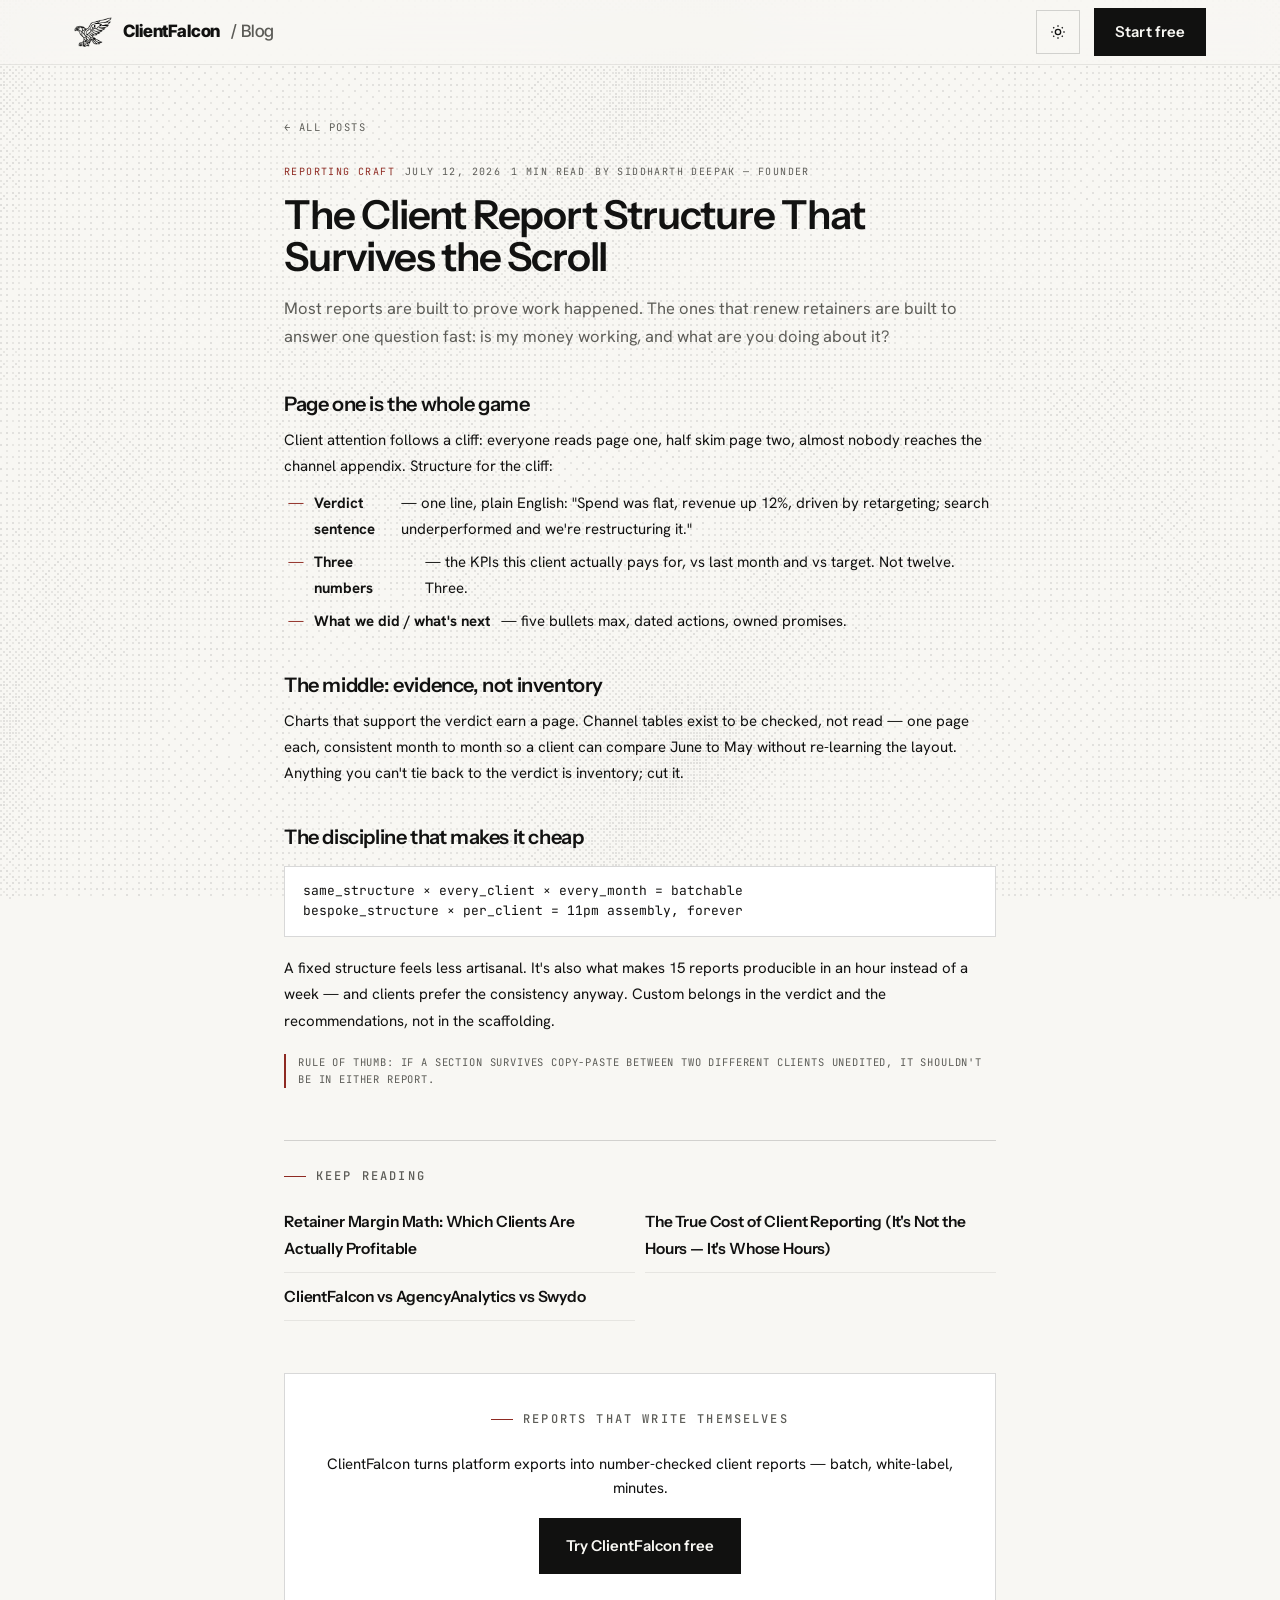
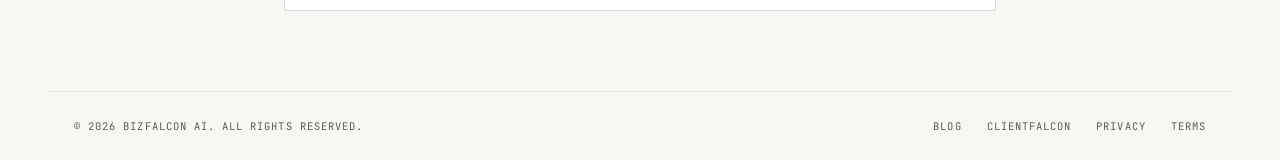
<file: blog/client-report-template-structure.html>
<!doctype html>
<html lang="en">
<head>
<meta charset="utf-8">
<meta name="viewport" content="width=device-width,initial-scale=1">
<title>The Client Report Structure That Survives the Scroll | ClientFalcon Blog</title>
<meta name="description" content="A monthly marketing report structure clients actually read: verdict first, three numbers, what we did, what's next — and what to cut.">
<meta name="robots" content="index,follow,max-image-preview:large,max-snippet:-1,max-video-preview:-1">
<!-- BF-SEO -->
<link rel="canonical" href="https://client.bizfalconai.com/blog/client-report-template-structure.html">
<meta property="og:type" content="article">
<meta property="og:site_name" content="ClientFalcon">
<meta property="og:locale" content="en_US">
<meta property="og:url" content="https://client.bizfalconai.com/blog/client-report-template-structure.html">
<meta property="og:title" content="The Client Report Structure That Survives the Scroll | ClientFalcon Blog">
<meta property="og:description" content="A monthly marketing report structure clients actually read: verdict first, three numbers, what we did, what's next — and what to cut.">
<meta property="og:image" content="https://client.bizfalconai.com/og.png">
<meta property="og:image:width" content="1200">
<meta property="og:image:height" content="630">
<meta property="og:image:type" content="image/png">
<meta property="og:image:alt" content="ClientFalcon — client ad-performance audit and portfolio dashboard">
<meta name="twitter:card" content="summary_large_image">
<meta name="twitter:title" content="The Client Report Structure That Survives the Scroll | ClientFalcon Blog">
<meta name="twitter:description" content="A monthly marketing report structure clients actually read: verdict first, three numbers, what we did, what's next — and what to cut.">
<meta name="twitter:image" content="https://client.bizfalconai.com/og.png">
<meta name="twitter:image:alt" content="ClientFalcon — client ad-performance audit and portfolio dashboard">
<!-- /BF-SEO -->
<link rel="icon" href="../favicon.ico">
<link rel="preconnect" href="https://fonts.googleapis.com">
<link rel="preconnect" href="https://fonts.gstatic.com" crossorigin>
<link href="https://fonts.googleapis.com/css2?family=Instrument+Sans:wght@500;600&family=Hanken+Grotesk:wght@400;700&family=Inter+Tight:wght@800&family=JetBrains+Mono:wght@400;500;700&display=swap" rel="stylesheet">
<link rel="stylesheet" href="../dusk.css?v=20260808d">
<link rel="stylesheet" href="./blog.css?v=20260808d">
<script>try{if(localStorage.getItem("bf-theme")!=="dark")document.documentElement.setAttribute("data-theme","light")}catch(e){document.documentElement.setAttribute("data-theme","light")}</script>
<!-- BF-LD -->
<script type="application/ld+json">
{
  "@context": "https://schema.org",
  "@graph": [
    {
      "@type": "Organization",
      "@id": "https://bizfalconai.com/#organization",
      "name": "BizFalcon AI",
      "url": "https://bizfalconai.com/",
      "email": "hello@bizfalconai.com",
      "logo": {
        "@type": "ImageObject",
        "url": "https://bizfalconai.com/falcon-bird-white.png",
        "width": 1190,
        "height": 933
      },
      "founder": {
        "@type": "Person",
        "name": "Siddharth Deepak"
      }
    },
    {
      "@type": "WebSite",
      "@id": "https://client.bizfalconai.com/#website",
      "url": "https://client.bizfalconai.com/",
      "name": "ClientFalcon",
      "inLanguage": "en-US",
      "publisher": {
        "@id": "https://bizfalconai.com/#organization"
      }
    },
    {
      "@type": "BlogPosting",
      "mainEntityOfPage": "https://client.bizfalconai.com/blog/client-report-template-structure.html",
      "url": "https://client.bizfalconai.com/blog/client-report-template-structure.html",
      "headline": "The Client Report Structure That Survives the Scroll",
      "description": "A monthly marketing report structure clients actually read: verdict first, three numbers, what we did, what's next — and what to cut.",
      "image": "https://client.bizfalconai.com/og.png",
      "datePublished": "2026-07-12",
      "dateModified": "2026-07-25",
      "author": {
        "@type": "Person",
        "name": "Siddharth Deepak"
      },
      "publisher": {
        "@id": "https://bizfalconai.com/#organization"
      },
      "isPartOf": {
        "@id": "https://client.bizfalconai.com/blog/#blog"
      },
      "inLanguage": "en-US",
      "wordCount": 288,
      "articleSection": "Reporting craft"
    },
    {
      "@type": "BreadcrumbList",
      "itemListElement": [
        {
          "@type": "ListItem",
          "position": 1,
          "name": "Home",
          "item": "https://client.bizfalconai.com/"
        },
        {
          "@type": "ListItem",
          "position": 2,
          "name": "Blog",
          "item": "https://client.bizfalconai.com/blog/"
        },
        {
          "@type": "ListItem",
          "position": 3,
          "name": "The Client Report Structure That Survives the Scroll",
          "item": "https://client.bizfalconai.com/blog/client-report-template-structure.html"
        }
      ]
    }
  ]
}
</script>
<!-- /BF-LD -->
</head>
<body>
<header class="nav">
  <div class="nav-in">
    <a class="brand" href="../" aria-label="ClientFalcon home">
      <img src="../falcon-bird-white-sm.webp" alt="" width="440" height="345">
      ClientFalcon <span class="sub">/ Blog</span>
    </a>
    <div class="nav-right">
      <button class="theme-btn" id="themeToggle" aria-label="Toggle light and dark theme">
        <svg class="icon-sun" viewBox="0 0 24 24" fill="none" stroke="currentColor" stroke-width="2" aria-hidden="true"><circle cx="12" cy="12" r="4"/><path d="M12 2v2M12 20v2M4.9 4.9l1.4 1.4M17.7 17.7l1.4 1.4M2 12h2M20 12h2M4.9 19.1l1.4-1.4M17.7 6.3l1.4-1.4"/></svg>
        <svg class="icon-moon" viewBox="0 0 24 24" fill="none" stroke="currentColor" stroke-width="2" aria-hidden="true"><path d="M21 12.8A9 9 0 1 1 11.2 3a7 7 0 0 0 9.8 9.8z"/></svg>
      </button>
      <a class="btn btn--primary" href="/auth?mode=signup">Start free</a>
    </div>
  </div>
</header>

<article class="blog-wrap art">
  <a class="art-back" href="./">← All posts</a>
  <div class="post-meta"><span class="cat">Reporting craft</span><time datetime="2026-07-12">July 12, 2026</time><span>1 min read</span><span>By Siddharth Deepak — Founder</span></div>
  <h1>The Client Report Structure That Survives the Scroll</h1>
  <p class="lede">Most reports are built to prove work happened. The ones that renew retainers are built to answer one question fast: is my money working, and what are you doing about it?</p>
  <div class="art-body">

<h2>Page one is the whole game</h2>
<p>Client attention follows a cliff: everyone reads page one, half skim page two, almost nobody reaches the channel appendix. Structure for the cliff:</p>
<ul>
  <li><strong>Verdict sentence</strong> — one line, plain English: "Spend was flat, revenue up 12%, driven by retargeting; search underperformed and we're restructuring it."</li>
  <li><strong>Three numbers</strong> — the KPIs this client actually pays for, vs last month and vs target. Not twelve. Three.</li>
  <li><strong>What we did / what's next</strong> — five bullets max, dated actions, owned promises.</li>
</ul>

<h2>The middle: evidence, not inventory</h2>
<p>Charts that support the verdict earn a page. Channel tables exist to be checked, not read — one page each, consistent month to month so a client can compare June to May without re-learning the layout. Anything you can't tie back to the verdict is inventory; cut it.</p>

<h2>The discipline that makes it cheap</h2>
<div class="formula">same_structure × every_client × every_month = batchable
<br>bespoke_structure × per_client = 11pm assembly, forever</div>
<p>A fixed structure feels less artisanal. It's also what makes 15 reports producible in an hour instead of a week — and clients prefer the consistency anyway. Custom belongs in the verdict and the recommendations, not in the scaffolding.</p>
<div class="art-note">Rule of thumb: if a section survives copy-paste between two different clients unedited, it shouldn't be in either report.</div>

  </div>

<!-- BF-RELATED -->
<nav class="art-related" aria-label="Related reading">
  <div class="eyebrow">Keep reading</div>
  <ul>
    <li><a href="./retainer-margin-math.html">Retainer Margin Math: Which Clients Are Actually Profitable</a></li>
    <li><a href="./true-cost-of-client-reporting.html">The True Cost of Client Reporting (It&#x27;s Not the Hours — It&#x27;s Whose Hours)</a></li>
    <li><a href="../compare.html">ClientFalcon vs AgencyAnalytics vs Swydo</a></li>
  </ul>
</nav>
<!-- /BF-RELATED -->

<div class="art-cta">
  <div class="eyebrow">Reports that write themselves</div>
  <p>ClientFalcon turns platform exports into number-checked client reports — batch, white-label, minutes.</p>
  <a href="/auth?mode=signup" class="btn btn--primary">Try ClientFalcon free</a>
</div>

</article>
<footer class="blog-foot">
  <p>&copy; 2026 BizFalcon AI. All rights reserved.</p>
  <div>
    <a href="./">Blog</a>
    <a href="../">ClientFalcon</a>
    <a href="../privacy.html">Privacy</a>
    <a href="../terms.html">Terms</a>
  </div>
</footer>
<script>
(function(){var b=document.getElementById("themeToggle");if(!b)return;b.addEventListener("click",function(){var r=document.documentElement,l=r.getAttribute("data-theme")==="light";if(l)r.removeAttribute("data-theme");else r.setAttribute("data-theme","light");try{localStorage.setItem("bf-theme",l?"dark":"light")}catch(e){}});})();
</script>
</body>
</html>
</file>
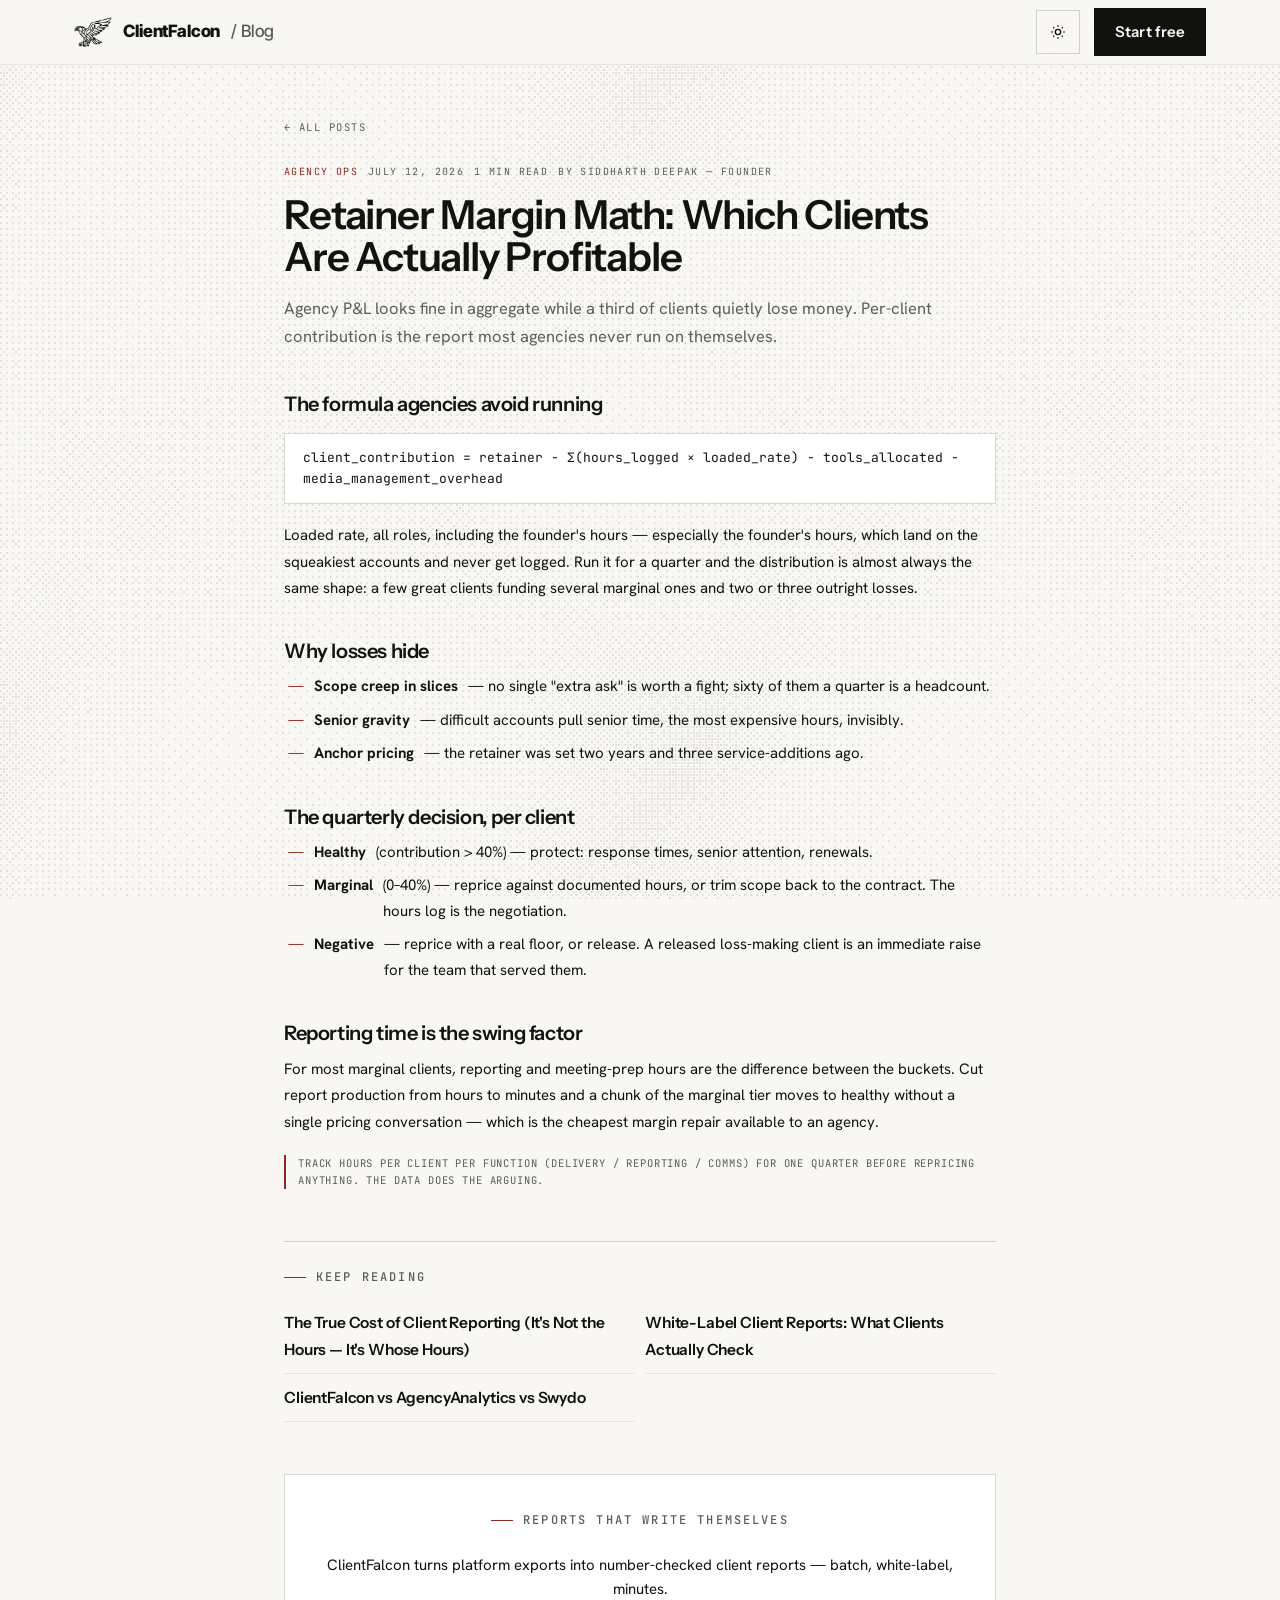
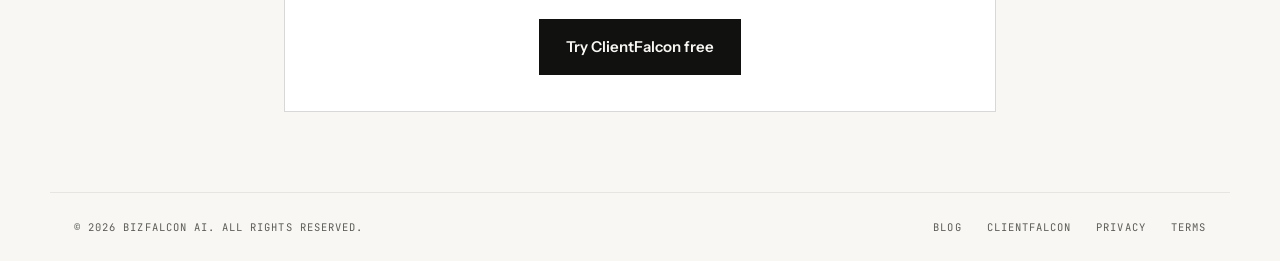
<file: blog/retainer-margin-math.html>
<!doctype html>
<html lang="en">
<head>
<meta charset="utf-8">
<meta name="viewport" content="width=device-width,initial-scale=1">
<title>Retainer Margin Math: Which Clients Are Actually Profitable | ClientFalcon Blog</title>
<meta name="description" content="Per-client contribution for agencies: loaded hours against retainer, scope-creep tracking, and the quarterly reprice-or-release decision.">
<meta name="robots" content="index,follow,max-image-preview:large,max-snippet:-1,max-video-preview:-1">
<!-- BF-SEO -->
<link rel="canonical" href="https://client.bizfalconai.com/blog/retainer-margin-math.html">
<meta property="og:type" content="article">
<meta property="og:site_name" content="ClientFalcon">
<meta property="og:locale" content="en_US">
<meta property="og:url" content="https://client.bizfalconai.com/blog/retainer-margin-math.html">
<meta property="og:title" content="Retainer Margin Math: Which Clients Are Actually Profitable | ClientFalcon Blog">
<meta property="og:description" content="Per-client contribution for agencies: loaded hours against retainer, scope-creep tracking, and the quarterly reprice-or-release decision.">
<meta property="og:image" content="https://client.bizfalconai.com/og.png">
<meta property="og:image:width" content="1200">
<meta property="og:image:height" content="630">
<meta property="og:image:type" content="image/png">
<meta property="og:image:alt" content="ClientFalcon — client ad-performance audit and portfolio dashboard">
<meta name="twitter:card" content="summary_large_image">
<meta name="twitter:title" content="Retainer Margin Math: Which Clients Are Actually Profitable | ClientFalcon Blog">
<meta name="twitter:description" content="Per-client contribution for agencies: loaded hours against retainer, scope-creep tracking, and the quarterly reprice-or-release decision.">
<meta name="twitter:image" content="https://client.bizfalconai.com/og.png">
<meta name="twitter:image:alt" content="ClientFalcon — client ad-performance audit and portfolio dashboard">
<!-- /BF-SEO -->
<link rel="icon" href="../favicon.ico">
<link rel="preconnect" href="https://fonts.googleapis.com">
<link rel="preconnect" href="https://fonts.gstatic.com" crossorigin>
<link href="https://fonts.googleapis.com/css2?family=Instrument+Sans:wght@500;600&family=Hanken+Grotesk:wght@400;700&family=Inter+Tight:wght@800&family=JetBrains+Mono:wght@400;500;700&display=swap" rel="stylesheet">
<link rel="stylesheet" href="../dusk.css?v=20260808d">
<link rel="stylesheet" href="./blog.css?v=20260808d">
<script>try{if(localStorage.getItem("bf-theme")!=="dark")document.documentElement.setAttribute("data-theme","light")}catch(e){document.documentElement.setAttribute("data-theme","light")}</script>
<!-- BF-LD -->
<script type="application/ld+json">
{
  "@context": "https://schema.org",
  "@graph": [
    {
      "@type": "Organization",
      "@id": "https://bizfalconai.com/#organization",
      "name": "BizFalcon AI",
      "url": "https://bizfalconai.com/",
      "email": "hello@bizfalconai.com",
      "logo": {
        "@type": "ImageObject",
        "url": "https://bizfalconai.com/falcon-bird-white.png",
        "width": 1190,
        "height": 933
      },
      "founder": {
        "@type": "Person",
        "name": "Siddharth Deepak"
      }
    },
    {
      "@type": "WebSite",
      "@id": "https://client.bizfalconai.com/#website",
      "url": "https://client.bizfalconai.com/",
      "name": "ClientFalcon",
      "inLanguage": "en-US",
      "publisher": {
        "@id": "https://bizfalconai.com/#organization"
      }
    },
    {
      "@type": "BlogPosting",
      "mainEntityOfPage": "https://client.bizfalconai.com/blog/retainer-margin-math.html",
      "url": "https://client.bizfalconai.com/blog/retainer-margin-math.html",
      "headline": "Retainer Margin Math: Which Clients Are Actually Profitable",
      "description": "Per-client contribution for agencies: loaded hours against retainer, scope-creep tracking, and the quarterly reprice-or-release decision.",
      "image": "https://client.bizfalconai.com/og.png",
      "datePublished": "2026-07-12",
      "dateModified": "2026-07-25",
      "author": {
        "@type": "Person",
        "name": "Siddharth Deepak"
      },
      "publisher": {
        "@id": "https://bizfalconai.com/#organization"
      },
      "isPartOf": {
        "@id": "https://client.bizfalconai.com/blog/#blog"
      },
      "inLanguage": "en-US",
      "wordCount": 318,
      "articleSection": "Agency ops"
    },
    {
      "@type": "BreadcrumbList",
      "itemListElement": [
        {
          "@type": "ListItem",
          "position": 1,
          "name": "Home",
          "item": "https://client.bizfalconai.com/"
        },
        {
          "@type": "ListItem",
          "position": 2,
          "name": "Blog",
          "item": "https://client.bizfalconai.com/blog/"
        },
        {
          "@type": "ListItem",
          "position": 3,
          "name": "Retainer Margin Math: Which Clients Are Actually Profitable",
          "item": "https://client.bizfalconai.com/blog/retainer-margin-math.html"
        }
      ]
    }
  ]
}
</script>
<!-- /BF-LD -->
</head>
<body>
<header class="nav">
  <div class="nav-in">
    <a class="brand" href="../" aria-label="ClientFalcon home">
      <img src="../falcon-bird-white-sm.webp" alt="" width="440" height="345">
      ClientFalcon <span class="sub">/ Blog</span>
    </a>
    <div class="nav-right">
      <button class="theme-btn" id="themeToggle" aria-label="Toggle light and dark theme">
        <svg class="icon-sun" viewBox="0 0 24 24" fill="none" stroke="currentColor" stroke-width="2" aria-hidden="true"><circle cx="12" cy="12" r="4"/><path d="M12 2v2M12 20v2M4.9 4.9l1.4 1.4M17.7 17.7l1.4 1.4M2 12h2M20 12h2M4.9 19.1l1.4-1.4M17.7 6.3l1.4-1.4"/></svg>
        <svg class="icon-moon" viewBox="0 0 24 24" fill="none" stroke="currentColor" stroke-width="2" aria-hidden="true"><path d="M21 12.8A9 9 0 1 1 11.2 3a7 7 0 0 0 9.8 9.8z"/></svg>
      </button>
      <a class="btn btn--primary" href="/auth?mode=signup">Start free</a>
    </div>
  </div>
</header>

<article class="blog-wrap art">
  <a class="art-back" href="./">← All posts</a>
  <div class="post-meta"><span class="cat">Agency ops</span><time datetime="2026-07-12">July 12, 2026</time><span>1 min read</span><span>By Siddharth Deepak — Founder</span></div>
  <h1>Retainer Margin Math: Which Clients Are Actually Profitable</h1>
  <p class="lede">Agency P&amp;L looks fine in aggregate while a third of clients quietly lose money. Per-client contribution is the report most agencies never run on themselves.</p>
  <div class="art-body">

<h2>The formula agencies avoid running</h2>
<div class="formula">client_contribution = retainer − Σ(hours_logged × loaded_rate) − tools_allocated − media_management_overhead</div>
<p>Loaded rate, all roles, including the founder's hours — especially the founder's hours, which land on the squeakiest accounts and never get logged. Run it for a quarter and the distribution is almost always the same shape: a few great clients funding several marginal ones and two or three outright losses.</p>

<h2>Why losses hide</h2>
<ul>
  <li><strong>Scope creep in slices</strong> — no single "extra ask" is worth a fight; sixty of them a quarter is a headcount.</li>
  <li><strong>Senior gravity</strong> — difficult accounts pull senior time, the most expensive hours, invisibly.</li>
  <li><strong>Anchor pricing</strong> — the retainer was set two years and three service-additions ago.</li>
</ul>

<h2>The quarterly decision, per client</h2>
<ul>
  <li><strong>Healthy</strong> (contribution &gt; 40%) — protect: response times, senior attention, renewals.</li>
  <li><strong>Marginal</strong> (0–40%) — reprice against documented hours, or trim scope back to the contract. The hours log is the negotiation.</li>
  <li><strong>Negative</strong> — reprice with a real floor, or release. A released loss-making client is an immediate raise for the team that served them.</li>
</ul>

<h2>Reporting time is the swing factor</h2>
<p>For most marginal clients, reporting and meeting-prep hours are the difference between the buckets. Cut report production from hours to minutes and a chunk of the marginal tier moves to healthy without a single pricing conversation — which is the cheapest margin repair available to an agency.</p>
<div class="art-note">Track hours per client per function (delivery / reporting / comms) for one quarter before repricing anything. The data does the arguing.</div>

  </div>

<!-- BF-RELATED -->
<nav class="art-related" aria-label="Related reading">
  <div class="eyebrow">Keep reading</div>
  <ul>
    <li><a href="./true-cost-of-client-reporting.html">The True Cost of Client Reporting (It&#x27;s Not the Hours — It&#x27;s Whose Hours)</a></li>
    <li><a href="./white-label-client-reports.html">White-Label Client Reports: What Clients Actually Check</a></li>
    <li><a href="../compare.html">ClientFalcon vs AgencyAnalytics vs Swydo</a></li>
  </ul>
</nav>
<!-- /BF-RELATED -->

<div class="art-cta">
  <div class="eyebrow">Reports that write themselves</div>
  <p>ClientFalcon turns platform exports into number-checked client reports — batch, white-label, minutes.</p>
  <a href="/auth?mode=signup" class="btn btn--primary">Try ClientFalcon free</a>
</div>

</article>
<footer class="blog-foot">
  <p>&copy; 2026 BizFalcon AI. All rights reserved.</p>
  <div>
    <a href="./">Blog</a>
    <a href="../">ClientFalcon</a>
    <a href="../privacy.html">Privacy</a>
    <a href="../terms.html">Terms</a>
  </div>
</footer>
<script>
(function(){var b=document.getElementById("themeToggle");if(!b)return;b.addEventListener("click",function(){var r=document.documentElement,l=r.getAttribute("data-theme")==="light";if(l)r.removeAttribute("data-theme");else r.setAttribute("data-theme","light");try{localStorage.setItem("bf-theme",l?"dark":"light")}catch(e){}});})();
</script>
</body>
</html>
</file>
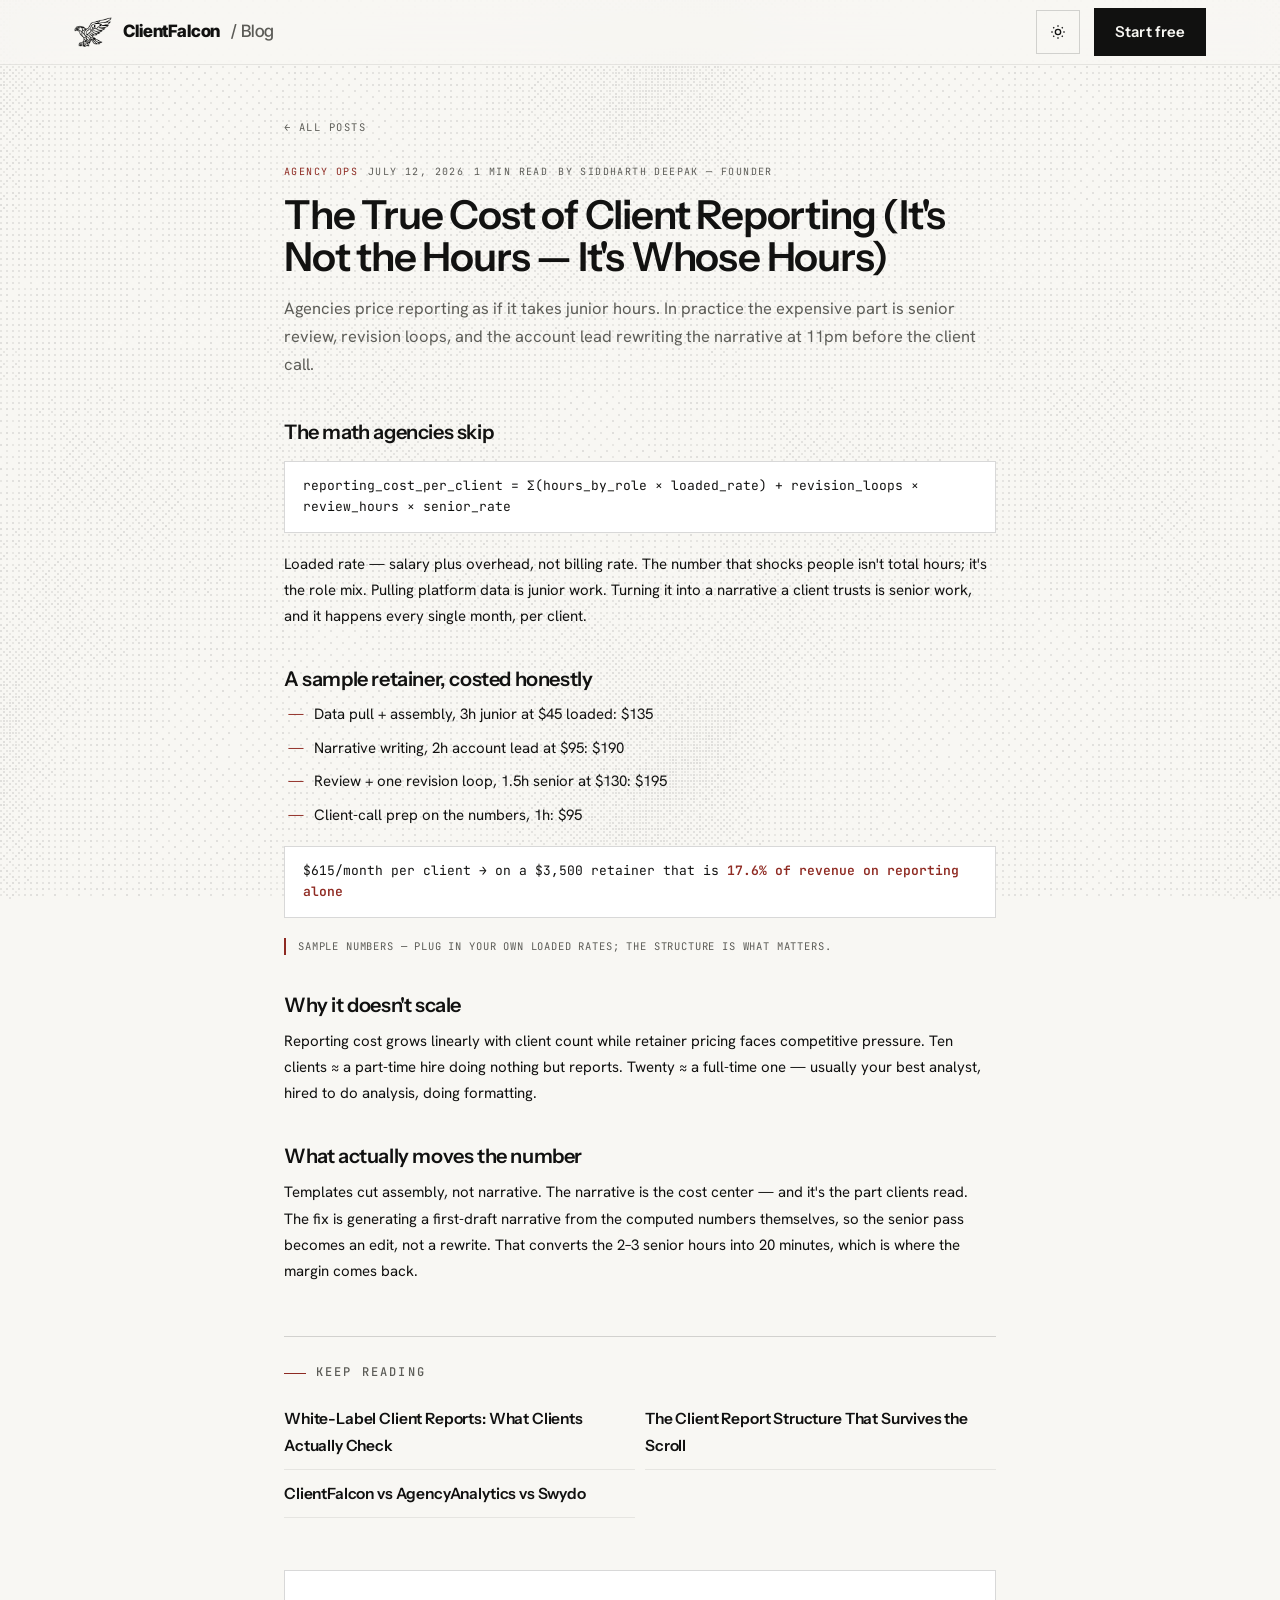
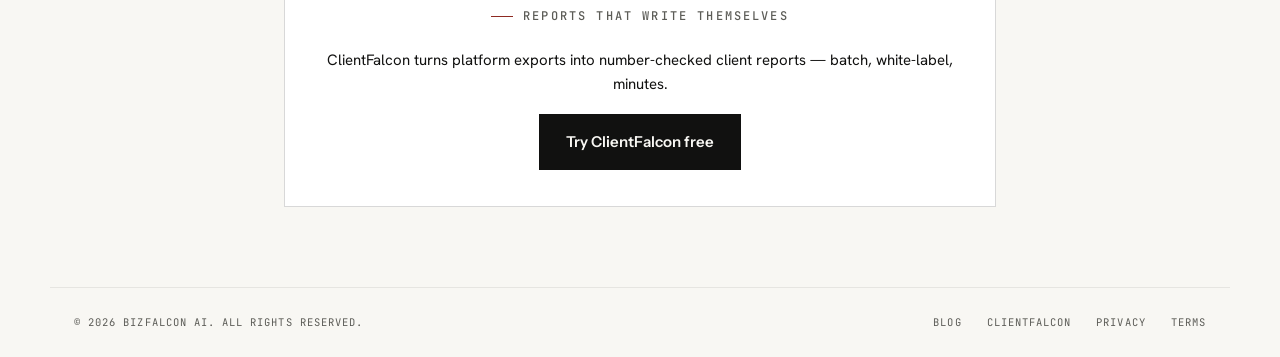
<file: blog/true-cost-of-client-reporting.html>
<!doctype html>
<html lang="en">
<head>
<meta charset="utf-8">
<meta name="viewport" content="width=device-width,initial-scale=1">
<title>The True Cost of Client Reporting (It's Not the Hours — It's Whose Hours) | ClientFalcon Blog</title>
<meta name="description" content="How to compute what monthly client reporting actually costs an agency: senior-hour leakage, revision loops, and the margin math per retainer.">
<meta name="robots" content="index,follow,max-image-preview:large,max-snippet:-1,max-video-preview:-1">
<!-- BF-SEO -->
<link rel="canonical" href="https://client.bizfalconai.com/blog/true-cost-of-client-reporting.html">
<meta property="og:type" content="article">
<meta property="og:site_name" content="ClientFalcon">
<meta property="og:locale" content="en_US">
<meta property="og:url" content="https://client.bizfalconai.com/blog/true-cost-of-client-reporting.html">
<meta property="og:title" content="The True Cost of Client Reporting (It's Not the Hours — It's Whose Hours) | ClientFalcon Blog">
<meta property="og:description" content="How to compute what monthly client reporting actually costs an agency: senior-hour leakage, revision loops, and the margin math per retainer.">
<meta property="og:image" content="https://client.bizfalconai.com/og.png">
<meta property="og:image:width" content="1200">
<meta property="og:image:height" content="630">
<meta property="og:image:type" content="image/png">
<meta property="og:image:alt" content="ClientFalcon — client ad-performance audit and portfolio dashboard">
<meta name="twitter:card" content="summary_large_image">
<meta name="twitter:title" content="The True Cost of Client Reporting (It's Not the Hours — It's Whose Hours) | ClientFalcon Blog">
<meta name="twitter:description" content="How to compute what monthly client reporting actually costs an agency: senior-hour leakage, revision loops, and the margin math per retainer.">
<meta name="twitter:image" content="https://client.bizfalconai.com/og.png">
<meta name="twitter:image:alt" content="ClientFalcon — client ad-performance audit and portfolio dashboard">
<!-- /BF-SEO -->
<link rel="icon" href="../favicon.ico">
<link rel="preconnect" href="https://fonts.googleapis.com">
<link rel="preconnect" href="https://fonts.gstatic.com" crossorigin>
<link href="https://fonts.googleapis.com/css2?family=Instrument+Sans:wght@500;600&family=Hanken+Grotesk:wght@400;700&family=Inter+Tight:wght@800&family=JetBrains+Mono:wght@400;500;700&display=swap" rel="stylesheet">
<link rel="stylesheet" href="../dusk.css?v=20260808d">
<link rel="stylesheet" href="./blog.css?v=20260808d">
<script>try{if(localStorage.getItem("bf-theme")!=="dark")document.documentElement.setAttribute("data-theme","light")}catch(e){document.documentElement.setAttribute("data-theme","light")}</script>
<!-- BF-LD -->
<script type="application/ld+json">
{
  "@context": "https://schema.org",
  "@graph": [
    {
      "@type": "Organization",
      "@id": "https://bizfalconai.com/#organization",
      "name": "BizFalcon AI",
      "url": "https://bizfalconai.com/",
      "email": "hello@bizfalconai.com",
      "logo": {
        "@type": "ImageObject",
        "url": "https://bizfalconai.com/falcon-bird-white.png",
        "width": 1190,
        "height": 933
      },
      "founder": {
        "@type": "Person",
        "name": "Siddharth Deepak"
      }
    },
    {
      "@type": "WebSite",
      "@id": "https://client.bizfalconai.com/#website",
      "url": "https://client.bizfalconai.com/",
      "name": "ClientFalcon",
      "inLanguage": "en-US",
      "publisher": {
        "@id": "https://bizfalconai.com/#organization"
      }
    },
    {
      "@type": "BlogPosting",
      "mainEntityOfPage": "https://client.bizfalconai.com/blog/true-cost-of-client-reporting.html",
      "url": "https://client.bizfalconai.com/blog/true-cost-of-client-reporting.html",
      "headline": "The True Cost of Client Reporting (It's Not the Hours — It's Whose Hours)",
      "description": "How to compute what monthly client reporting actually costs an agency: senior-hour leakage, revision loops, and the margin math per retainer.",
      "image": "https://client.bizfalconai.com/og.png",
      "datePublished": "2026-07-12",
      "dateModified": "2026-07-25",
      "author": {
        "@type": "Person",
        "name": "Siddharth Deepak"
      },
      "publisher": {
        "@id": "https://bizfalconai.com/#organization"
      },
      "isPartOf": {
        "@id": "https://client.bizfalconai.com/blog/#blog"
      },
      "inLanguage": "en-US",
      "wordCount": 315,
      "articleSection": "Agency ops"
    },
    {
      "@type": "BreadcrumbList",
      "itemListElement": [
        {
          "@type": "ListItem",
          "position": 1,
          "name": "Home",
          "item": "https://client.bizfalconai.com/"
        },
        {
          "@type": "ListItem",
          "position": 2,
          "name": "Blog",
          "item": "https://client.bizfalconai.com/blog/"
        },
        {
          "@type": "ListItem",
          "position": 3,
          "name": "The True Cost of Client Reporting (It's Not the Hours — It's Whose Hours)",
          "item": "https://client.bizfalconai.com/blog/true-cost-of-client-reporting.html"
        }
      ]
    }
  ]
}
</script>
<!-- /BF-LD -->
</head>
<body>
<header class="nav">
  <div class="nav-in">
    <a class="brand" href="../" aria-label="ClientFalcon home">
      <img src="../falcon-bird-white-sm.webp" alt="" width="440" height="345">
      ClientFalcon <span class="sub">/ Blog</span>
    </a>
    <div class="nav-right">
      <button class="theme-btn" id="themeToggle" aria-label="Toggle light and dark theme">
        <svg class="icon-sun" viewBox="0 0 24 24" fill="none" stroke="currentColor" stroke-width="2" aria-hidden="true"><circle cx="12" cy="12" r="4"/><path d="M12 2v2M12 20v2M4.9 4.9l1.4 1.4M17.7 17.7l1.4 1.4M2 12h2M20 12h2M4.9 19.1l1.4-1.4M17.7 6.3l1.4-1.4"/></svg>
        <svg class="icon-moon" viewBox="0 0 24 24" fill="none" stroke="currentColor" stroke-width="2" aria-hidden="true"><path d="M21 12.8A9 9 0 1 1 11.2 3a7 7 0 0 0 9.8 9.8z"/></svg>
      </button>
      <a class="btn btn--primary" href="/auth?mode=signup">Start free</a>
    </div>
  </div>
</header>

<article class="blog-wrap art">
  <a class="art-back" href="./">← All posts</a>
  <div class="post-meta"><span class="cat">Agency ops</span><time datetime="2026-07-12">July 12, 2026</time><span>1 min read</span><span>By Siddharth Deepak — Founder</span></div>
  <h1>The True Cost of Client Reporting (It&#x27;s Not the Hours — It&#x27;s Whose Hours)</h1>
  <p class="lede">Agencies price reporting as if it takes junior hours. In practice the expensive part is senior review, revision loops, and the account lead rewriting the narrative at 11pm before the client call.</p>
  <div class="art-body">

<h2>The math agencies skip</h2>
<div class="formula">reporting_cost_per_client = Σ(hours_by_role × loaded_rate) + revision_loops × review_hours × senior_rate</div>
<p>Loaded rate — salary plus overhead, not billing rate. The number that shocks people isn't total hours; it's the role mix. Pulling platform data is junior work. Turning it into a narrative a client trusts is senior work, and it happens every single month, per client.</p>

<h2>A sample retainer, costed honestly</h2>
<ul>
  <li>Data pull + assembly, 3h junior at $45 loaded: $135</li>
  <li>Narrative writing, 2h account lead at $95: $190</li>
  <li>Review + one revision loop, 1.5h senior at $130: $195</li>
  <li>Client-call prep on the numbers, 1h: $95</li>
</ul>
<div class="formula">$615/month per client → on a $3,500 retainer that is <b>17.6% of revenue on reporting alone</b></div>
<div class="art-note">Sample numbers — plug in your own loaded rates; the structure is what matters.</div>

<h2>Why it doesn't scale</h2>
<p>Reporting cost grows linearly with client count while retainer pricing faces competitive pressure. Ten clients ≈ a part-time hire doing nothing but reports. Twenty ≈ a full-time one — usually your best analyst, hired to do analysis, doing formatting.</p>

<h2>What actually moves the number</h2>
<p>Templates cut assembly, not narrative. The narrative is the cost center — and it's the part clients read. The fix is generating a first-draft narrative from the computed numbers themselves, so the senior pass becomes an edit, not a rewrite. That converts the 2–3 senior hours into 20 minutes, which is where the margin comes back.</p>

  </div>

<!-- BF-RELATED -->
<nav class="art-related" aria-label="Related reading">
  <div class="eyebrow">Keep reading</div>
  <ul>
    <li><a href="./white-label-client-reports.html">White-Label Client Reports: What Clients Actually Check</a></li>
    <li><a href="./client-report-template-structure.html">The Client Report Structure That Survives the Scroll</a></li>
    <li><a href="../compare.html">ClientFalcon vs AgencyAnalytics vs Swydo</a></li>
  </ul>
</nav>
<!-- /BF-RELATED -->

<div class="art-cta">
  <div class="eyebrow">Reports that write themselves</div>
  <p>ClientFalcon turns platform exports into number-checked client reports — batch, white-label, minutes.</p>
  <a href="/auth?mode=signup" class="btn btn--primary">Try ClientFalcon free</a>
</div>

</article>
<footer class="blog-foot">
  <p>&copy; 2026 BizFalcon AI. All rights reserved.</p>
  <div>
    <a href="./">Blog</a>
    <a href="../">ClientFalcon</a>
    <a href="../privacy.html">Privacy</a>
    <a href="../terms.html">Terms</a>
  </div>
</footer>
<script>
(function(){var b=document.getElementById("themeToggle");if(!b)return;b.addEventListener("click",function(){var r=document.documentElement,l=r.getAttribute("data-theme")==="light";if(l)r.removeAttribute("data-theme");else r.setAttribute("data-theme","light");try{localStorage.setItem("bf-theme",l?"dark":"light")}catch(e){}});})();
</script>
</body>
</html>
</file>
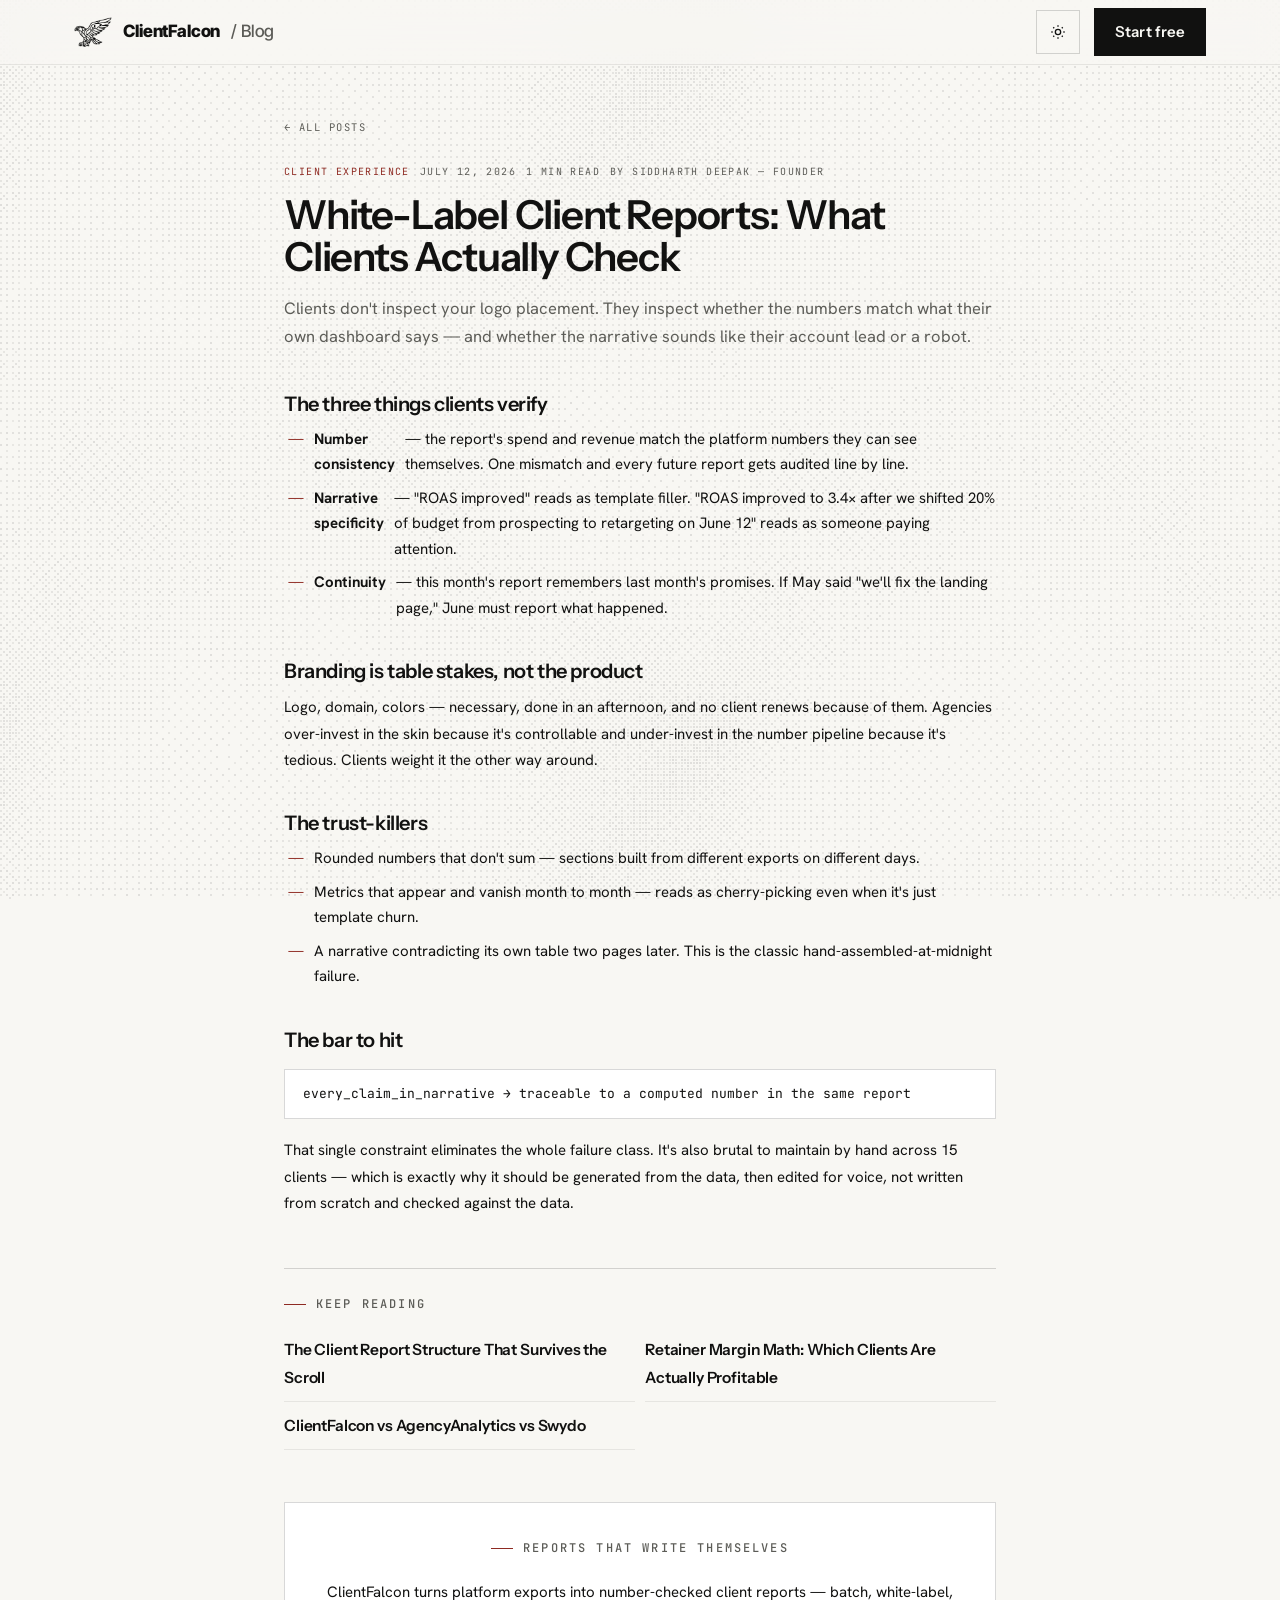
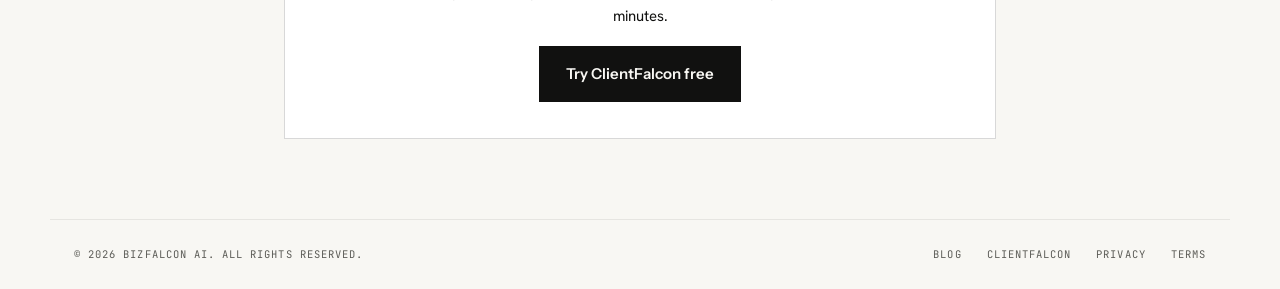
<file: blog/white-label-client-reports.html>
<!doctype html>
<html lang="en">
<head>
<meta charset="utf-8">
<meta name="viewport" content="width=device-width,initial-scale=1">
<title>White-Label Client Reports: What Clients Actually Check | ClientFalcon Blog</title>
<meta name="description" content="What makes a white-label report read as yours: branding surface, number consistency, narrative voice — and the trust-killers to avoid.">
<meta name="robots" content="index,follow,max-image-preview:large,max-snippet:-1,max-video-preview:-1">
<!-- BF-SEO -->
<link rel="canonical" href="https://client.bizfalconai.com/blog/white-label-client-reports.html">
<meta property="og:type" content="article">
<meta property="og:site_name" content="ClientFalcon">
<meta property="og:locale" content="en_US">
<meta property="og:url" content="https://client.bizfalconai.com/blog/white-label-client-reports.html">
<meta property="og:title" content="White-Label Client Reports: What Clients Actually Check | ClientFalcon Blog">
<meta property="og:description" content="What makes a white-label report read as yours: branding surface, number consistency, narrative voice — and the trust-killers to avoid.">
<meta property="og:image" content="https://client.bizfalconai.com/og.png">
<meta property="og:image:width" content="1200">
<meta property="og:image:height" content="630">
<meta property="og:image:type" content="image/png">
<meta property="og:image:alt" content="ClientFalcon — client ad-performance audit and portfolio dashboard">
<meta name="twitter:card" content="summary_large_image">
<meta name="twitter:title" content="White-Label Client Reports: What Clients Actually Check | ClientFalcon Blog">
<meta name="twitter:description" content="What makes a white-label report read as yours: branding surface, number consistency, narrative voice — and the trust-killers to avoid.">
<meta name="twitter:image" content="https://client.bizfalconai.com/og.png">
<meta name="twitter:image:alt" content="ClientFalcon — client ad-performance audit and portfolio dashboard">
<!-- /BF-SEO -->
<link rel="icon" href="../favicon.ico">
<link rel="preconnect" href="https://fonts.googleapis.com">
<link rel="preconnect" href="https://fonts.gstatic.com" crossorigin>
<link href="https://fonts.googleapis.com/css2?family=Instrument+Sans:wght@500;600&family=Hanken+Grotesk:wght@400;700&family=Inter+Tight:wght@800&family=JetBrains+Mono:wght@400;500;700&display=swap" rel="stylesheet">
<link rel="stylesheet" href="../dusk.css?v=20260808d">
<link rel="stylesheet" href="./blog.css?v=20260808d">
<script>try{if(localStorage.getItem("bf-theme")!=="dark")document.documentElement.setAttribute("data-theme","light")}catch(e){document.documentElement.setAttribute("data-theme","light")}</script>
<!-- BF-LD -->
<script type="application/ld+json">
{
  "@context": "https://schema.org",
  "@graph": [
    {
      "@type": "Organization",
      "@id": "https://bizfalconai.com/#organization",
      "name": "BizFalcon AI",
      "url": "https://bizfalconai.com/",
      "email": "hello@bizfalconai.com",
      "logo": {
        "@type": "ImageObject",
        "url": "https://bizfalconai.com/falcon-bird-white.png",
        "width": 1190,
        "height": 933
      },
      "founder": {
        "@type": "Person",
        "name": "Siddharth Deepak"
      }
    },
    {
      "@type": "WebSite",
      "@id": "https://client.bizfalconai.com/#website",
      "url": "https://client.bizfalconai.com/",
      "name": "ClientFalcon",
      "inLanguage": "en-US",
      "publisher": {
        "@id": "https://bizfalconai.com/#organization"
      }
    },
    {
      "@type": "BlogPosting",
      "mainEntityOfPage": "https://client.bizfalconai.com/blog/white-label-client-reports.html",
      "url": "https://client.bizfalconai.com/blog/white-label-client-reports.html",
      "headline": "White-Label Client Reports: What Clients Actually Check",
      "description": "What makes a white-label report read as yours: branding surface, number consistency, narrative voice — and the trust-killers to avoid.",
      "image": "https://client.bizfalconai.com/og.png",
      "datePublished": "2026-07-12",
      "dateModified": "2026-07-25",
      "author": {
        "@type": "Person",
        "name": "Siddharth Deepak"
      },
      "publisher": {
        "@id": "https://bizfalconai.com/#organization"
      },
      "isPartOf": {
        "@id": "https://client.bizfalconai.com/blog/#blog"
      },
      "inLanguage": "en-US",
      "wordCount": 310,
      "articleSection": "Client experience"
    },
    {
      "@type": "BreadcrumbList",
      "itemListElement": [
        {
          "@type": "ListItem",
          "position": 1,
          "name": "Home",
          "item": "https://client.bizfalconai.com/"
        },
        {
          "@type": "ListItem",
          "position": 2,
          "name": "Blog",
          "item": "https://client.bizfalconai.com/blog/"
        },
        {
          "@type": "ListItem",
          "position": 3,
          "name": "White-Label Client Reports: What Clients Actually Check",
          "item": "https://client.bizfalconai.com/blog/white-label-client-reports.html"
        }
      ]
    }
  ]
}
</script>
<!-- /BF-LD -->
</head>
<body>
<header class="nav">
  <div class="nav-in">
    <a class="brand" href="../" aria-label="ClientFalcon home">
      <img src="../falcon-bird-white-sm.webp" alt="" width="440" height="345">
      ClientFalcon <span class="sub">/ Blog</span>
    </a>
    <div class="nav-right">
      <button class="theme-btn" id="themeToggle" aria-label="Toggle light and dark theme">
        <svg class="icon-sun" viewBox="0 0 24 24" fill="none" stroke="currentColor" stroke-width="2" aria-hidden="true"><circle cx="12" cy="12" r="4"/><path d="M12 2v2M12 20v2M4.9 4.9l1.4 1.4M17.7 17.7l1.4 1.4M2 12h2M20 12h2M4.9 19.1l1.4-1.4M17.7 6.3l1.4-1.4"/></svg>
        <svg class="icon-moon" viewBox="0 0 24 24" fill="none" stroke="currentColor" stroke-width="2" aria-hidden="true"><path d="M21 12.8A9 9 0 1 1 11.2 3a7 7 0 0 0 9.8 9.8z"/></svg>
      </button>
      <a class="btn btn--primary" href="/auth?mode=signup">Start free</a>
    </div>
  </div>
</header>

<article class="blog-wrap art">
  <a class="art-back" href="./">← All posts</a>
  <div class="post-meta"><span class="cat">Client experience</span><time datetime="2026-07-12">July 12, 2026</time><span>1 min read</span><span>By Siddharth Deepak — Founder</span></div>
  <h1>White-Label Client Reports: What Clients Actually Check</h1>
  <p class="lede">Clients don&#x27;t inspect your logo placement. They inspect whether the numbers match what their own dashboard says — and whether the narrative sounds like their account lead or a robot.</p>
  <div class="art-body">

<h2>The three things clients verify</h2>
<ul>
  <li><strong>Number consistency</strong> — the report's spend and revenue match the platform numbers they can see themselves. One mismatch and every future report gets audited line by line.</li>
  <li><strong>Narrative specificity</strong> — "ROAS improved" reads as template filler. "ROAS improved to 3.4× after we shifted 20% of budget from prospecting to retargeting on June 12" reads as someone paying attention.</li>
  <li><strong>Continuity</strong> — this month's report remembers last month's promises. If May said "we'll fix the landing page," June must report what happened.</li>
</ul>

<h2>Branding is table stakes, not the product</h2>
<p>Logo, domain, colors — necessary, done in an afternoon, and no client renews because of them. Agencies over-invest in the skin because it's controllable and under-invest in the number pipeline because it's tedious. Clients weight it the other way around.</p>

<h2>The trust-killers</h2>
<ul>
  <li>Rounded numbers that don't sum — sections built from different exports on different days.</li>
  <li>Metrics that appear and vanish month to month — reads as cherry-picking even when it's just template churn.</li>
  <li>A narrative contradicting its own table two pages later. This is the classic hand-assembled-at-midnight failure.</li>
</ul>

<h2>The bar to hit</h2>
<div class="formula">every_claim_in_narrative → traceable to a computed number in the same report</div>
<p>That single constraint eliminates the whole failure class. It's also brutal to maintain by hand across 15 clients — which is exactly why it should be generated from the data, then edited for voice, not written from scratch and checked against the data.</p>

  </div>

<!-- BF-RELATED -->
<nav class="art-related" aria-label="Related reading">
  <div class="eyebrow">Keep reading</div>
  <ul>
    <li><a href="./client-report-template-structure.html">The Client Report Structure That Survives the Scroll</a></li>
    <li><a href="./retainer-margin-math.html">Retainer Margin Math: Which Clients Are Actually Profitable</a></li>
    <li><a href="../compare.html">ClientFalcon vs AgencyAnalytics vs Swydo</a></li>
  </ul>
</nav>
<!-- /BF-RELATED -->

<div class="art-cta">
  <div class="eyebrow">Reports that write themselves</div>
  <p>ClientFalcon turns platform exports into number-checked client reports — batch, white-label, minutes.</p>
  <a href="/auth?mode=signup" class="btn btn--primary">Try ClientFalcon free</a>
</div>

</article>
<footer class="blog-foot">
  <p>&copy; 2026 BizFalcon AI. All rights reserved.</p>
  <div>
    <a href="./">Blog</a>
    <a href="../">ClientFalcon</a>
    <a href="../privacy.html">Privacy</a>
    <a href="../terms.html">Terms</a>
  </div>
</footer>
<script>
(function(){var b=document.getElementById("themeToggle");if(!b)return;b.addEventListener("click",function(){var r=document.documentElement,l=r.getAttribute("data-theme")==="light";if(l)r.removeAttribute("data-theme");else r.setAttribute("data-theme","light");try{localStorage.setItem("bf-theme",l?"dark":"light")}catch(e){}});})();
</script>
</body>
</html>
</file>
<file: dusk.css>
/* ============================================================
   DUSK INSTRUMENT — shared rebrand tokens + components
   BizFalcon AI · near-black / near-white · oxblood signal
   Copied verbatim into: company-site, talon/frontend/public,
   talonomic, talonmark. Edit once, re-copy everywhere.
   ============================================================ */
:root{
  /* ── TYPE SCALE ────────────────────────────────────────────────────────────
     37 distinct font-size values used to ship here, 24 of them inside a 15px
     band in HALF-PIXEL steps: 7, 8, 8.5, 9, 9.5, 10, 10.5, 11 … A half pixel is
     invisible, so that was not a scale, it was a continuum — and a continuum
     cannot produce rhythm. It is also why the pages read busy without any single
     element being wrong.

     Eight steps, each at least 1px from its neighbour so every step is a visible
     decision. Honest about the moves: most values shift by 0.5px, but 9→10,
     14→15, 18→20 and 22→24 move by 1–2px. 7px→8px is deliberate — 7px type was
     shipping, below any reasonable legibility floor.

       --fs-1   8px   was 7, 8, 8.5          legal, footnotes
       --fs-2  10px   was 9, 9.5, 10, 10.5   mono eyebrows, labels (most-used rank)
       --fs-3  12px   was 11, 11.5, 12       captions, chips
       --fs-4  13px   was 12.5, 13, 13.5     small body, table cells
       --fs-5  15px   was 14, 14.5, 15, 15.5 body
       --fs-6  17px   was 16, 16.5, 17       lead paragraph
       --fs-7  20px   was 18, 19, 20         card titles
       --fs-8  24px   was 22                 section subhead

     Sizes above 24px are display type and stay as they are; the responsive ones
     are clamp() and are handled by the shared vw coefficient, not by this scale. */
  --fs-1:8px;
  --fs-2:10px;
  --fs-3:12px;
  --fs-4:13px;
  --fs-5:15px;
  --fs-6:17px;
  --fs-7:20px;
  --fs-8:24px;

  /* ── RADII ─────────────────────────────────────────────────────────────────
     Twelve values, of which 6px, 7px and 8px are mutually indistinguishable and
     accounted for 19 uses doing one job.

     FOUR tokens, not the three originally proposed. 6/7/8 collapse to 8 because
     the eye cannot tell them apart — that is the whole argument. But 10/12/14 are
     every large panel on the site (.lg-frame, .calc, .bn-card, .hub-core, the
     video clip), and folding those into 8px is not scale discipline, it is
     erasing a real tier. Chip, card, panel, pill is the distinction worth keeping;
     twelve values down to four still removes the incoherence.

       --r-1   2px    chips, bars                    was 2
       --r-2   8px    cards, inputs, buttons         was 4, 5, 6, 7, 8
       --r-3  12px    large panels, frames, clips    was 10, 12, 14
       --r-4 999px    pills

     50% stays literal — a circle is not a radius decision. */
  --r-1:2px;
  --r-2:8px;
  --r-3:12px;
  --r-4:999px;

  
  --bg:#0A0A0B;
  --bg2:#0F0F11;
  --fg:#EDECE8;
  --mut:#8F8F89;
  --line:rgba(237,236,232,.14);
  --line-soft:rgba(237,236,232,.07);
  --signal:#B0453B;
  --signal-ink:#FFFFFF;
  --card:#0D0D0F;
  --grain:.055;
  --dot:rgba(237,236,232,.16);
  /* ledger money-roles — brand(signal) ≠ loss ≠ gain. Never reuse across roles. */
  --loss:#C56A5B;
  --gain:#5FA382;
  color-scheme:dark;
}
[data-theme="light"]{
  --bg:#F8F7F3;
  --bg2:#F2F2EF;
  --fg:#111110;
  --mut:#5C5C57;
  --line:rgba(17,17,16,.16);
  --line-soft:rgba(17,17,16,.08);
  --signal:#8E2A22;
  --signal-ink:#FFFFFF;
  --card:#FFFFFF;
  --grain:.04;
  --dot:rgba(17,17,16,.18);
  --loss:#A8453A;
  --gain:#2F6B4F;
  color-scheme:light;
}

/* ============ BASE ============ */
*{margin:0;padding:0;box-sizing:border-box}
html{scroll-behavior:smooth}
body{
  background:var(--bg);color:var(--fg);
  font-family:"Hanken Grotesk",system-ui,sans-serif;
  font-size:var(--fs-6);line-height:1.6;-webkit-font-smoothing:antialiased;
  overflow-x:hidden;transition:background .35s ease,color .35s ease;
}
body::after{
  content:"";position:fixed;inset:0;z-index:90;pointer-events:none;opacity:var(--grain);
  background-image:url('data:image/svg+xml;utf8,<svg xmlns="http://www.w3.org/2000/svg" width="300" height="300"><filter id="n"><feTurbulence type="fractalNoise" baseFrequency="0.9" numOctaves="2" stitchTiles="stitch"/></filter><rect width="300" height="300" filter="url(%23n)"/></svg>');
  background-size:300px 300px;mix-blend-mode:overlay;
}
::selection{background:var(--fg);color:var(--bg)}
a{color:inherit;text-decoration:none}
button{font:inherit;color:inherit;background:none;border:none;cursor:pointer}
:focus-visible{outline:2px solid var(--signal);outline-offset:3px}
h1,h2,h3{font-family:"Instrument Sans","Hanken Grotesk",sans-serif;font-weight:600;letter-spacing:-.03em;line-height:1.05}
.mono{font-family:"JetBrains Mono",monospace}
.wrap{width:100%;max-width:1180px;margin:0 auto;padding:0 24px;min-width:0}
section{padding:88px 0;border-top:1px solid var(--line-soft);position:relative}
.dotbg{background-image:radial-gradient(var(--dot) 1px,transparent 1px);background-size:26px 26px}

.eyebrow{
  font-family:"JetBrains Mono",monospace;font-size:var(--fs-3);font-weight:500;
  letter-spacing:.18em;text-transform:uppercase;color:var(--mut);
  display:flex;align-items:center;gap:10px;margin-bottom:22px;
}
.eyebrow::before{content:"";display:block;width:22px;height:1px;background:var(--signal)}
.chip{
  display:inline-flex;align-items:center;gap:8px;
  font-family:"JetBrains Mono",monospace;font-size:var(--fs-2);font-weight:500;
  letter-spacing:.14em;text-transform:uppercase;
  background:transparent;color:var(--fg);border:1px solid var(--line);padding:5px 10px;
}
.chip .pulse{width:6px;height:6px;border-radius:50%;background:var(--signal);animation:pulse 1.6s ease-in-out infinite}
@keyframes pulse{0%,100%{opacity:1}50%{opacity:.25}}
.chip--ghost{color:var(--signal)}

.btn{
  display:inline-flex;align-items:center;gap:10px;
  font-family:"JetBrains Mono",monospace;font-size:var(--fs-3);font-weight:500;
  letter-spacing:.12em;text-transform:uppercase;
  padding:15px 26px;min-height:44px;cursor:pointer;
  /* Transparent border so every variant reserves the same 2px. .btn--ghost adds a
     1px border and .btn--primary had none, so a ghost sat 47.2px tall beside a 45.2px
     primary in the same row. box-sizing:border-box does not help: it only governs
     boxes with an explicit height, and these are auto. .btn--ghost still wins on
     border-color further down, same specificity, later in the file. */
  border:1px solid transparent;
  transition:background .2s ease,color .2s ease,border-color .2s ease;
}
.btn--primary{background:var(--fg);color:var(--bg)}
.btn--primary:hover{background:var(--signal);color:#fff}
.btn--ghost{border:1px solid var(--line);color:var(--fg)}
.btn--ghost:hover{border-color:var(--signal);color:var(--signal)}

/* ============ SKIP LINK ============
   M3. There was no way to bypass the nav on any of the four surfaces: a keyboard
   or screen-reader visitor tabbed through all five nav slots and both CTAs on
   EVERY page before reaching content. WCAG 2.4.1, and the one accessibility
   requirement here that has no visual cost, because the control is invisible
   until it is focused.

   Moved on :focus rather than toggled with display/visibility — a display:none
   element cannot receive focus, which is the usual way this gets shipped broken.
   Kept out of the flow entirely (position:fixed) so it cannot shift the hero. */
.skip-link{position:fixed;left:-9999px;top:0;z-index:200;
  background:var(--card);color:var(--fg);border:1px solid var(--line);
  border-radius:var(--r-2);padding:12px 18px;
  font-family:"JetBrains Mono",ui-monospace,monospace;font-size:var(--fs-3);
  font-weight:500;letter-spacing:.08em;text-transform:uppercase;text-decoration:none}
.skip-link:focus{left:14px;top:14px;outline:2px solid var(--signal);outline-offset:2px}

.rv{opacity:0;transform:translateY(26px);transition:opacity .7s ease,transform .7s ease}
.rv.on{opacity:1;transform:none}
.rv.d1{transition-delay:.1s}.rv.d2{transition-delay:.2s}.rv.d3{transition-delay:.3s}

/* ============ NAV ============ */
.nav{
  position:fixed;top:0;left:0;right:0;z-index:100;
  border-bottom:1px solid var(--line-soft);
  background:color-mix(in srgb,var(--bg) 82%,transparent);
  backdrop-filter:blur(14px);-webkit-backdrop-filter:blur(14px);
}
.nav-in{max-width:1180px;margin:0 auto;padding:0 24px;height:64px;display:flex;align-items:center;gap:32px}
.brand{display:flex;align-items:center;gap:11px;font-family:"Inter Tight","Helvetica Neue",Arial,sans-serif;font-size:var(--fs-6);font-weight:800;letter-spacing:-.01em}
.brand img{height:30px;width:auto;display:block}
[data-theme="light"] .brand img{filter:invert(1)}
/* text-transform:none is a GUARD, not styling. The nav sub-labels were ALL-CAPS
   as literal strings in content, not via CSS, so there was no single rule to flip
   and no rule stopping a future session from adding one. The labels are now title
   case at every call site; this keeps CSS from re-uppercasing them behind that. */
.brand .sub{color:var(--mut);font-weight:500;text-transform:none}
.nav-links{display:flex;gap:28px;margin-left:12px}
.nav-links a{
  font-family:"JetBrains Mono",monospace;font-size:var(--fs-3);letter-spacing:.14em;
  text-transform:uppercase;color:var(--mut);transition:color .2s ease;
}
.nav-links a:hover{color:var(--signal)}
.nav-right{margin-left:auto;display:flex;align-items:center;gap:14px}
.theme-btn{
  width:44px;height:44px;display:flex;align-items:center;justify-content:center;
  border:1px solid var(--line);transition:border-color .2s ease,color .2s ease;
}
.theme-btn:hover{border-color:var(--signal);color:var(--signal)}
.theme-btn svg{width:16px;height:16px}
[data-theme="light"] .icon-moon{display:none}
:root:not([data-theme="light"]) .icon-sun{display:none}
.nav .btn{padding:11px 20px}

/* ============ HERO ============ */
.hero{min-height:100svh;padding:0;border-top:none;display:flex;flex-direction:column;justify-content:center;overflow:hidden}
.hero-canvas{position:absolute;left:0;right:0;bottom:0;height:82%;width:100%;display:block;pointer-events:none}
.hero-in{position:relative;z-index:2;padding-top:140px;padding-bottom:80px}
.hero h1{font-size:clamp(2.6rem,6.4vw,4.8rem);max-width:16ch}
.hero-sub{max-width:52ch;color:var(--mut);font-size:var(--fs-7);margin:28px 0 34px}
.hero-sub strong{color:var(--fg);font-weight:600}
/* capped like .hero-sub above. Uncapped, a three-button row ran ~820px into
   the falcon's airspace on company-site; the cap also gives the art's
   right-edge measurement a stable bound to clear. */
.hero-ctas{display:flex;gap:14px;flex-wrap:wrap;max-width:56ch}
.hero-chip{margin-bottom:30px;display:inline-flex}
.trust{
  margin-top:26px;font-family:"JetBrains Mono",monospace;font-size:var(--fs-2);
  letter-spacing:.14em;text-transform:uppercase;color:var(--mut);
  display:flex;gap:22px;flex-wrap:wrap;
}
.trust b{color:var(--fg);font-weight:500}

/* product shot / demo window */
.shot{
  border:1px solid var(--line);background:var(--bg);
  font-family:"JetBrains Mono",monospace;font-size:var(--fs-4);line-height:1.75;
}
.shot-bar{display:flex;align-items:center;gap:8px;padding:11px 16px;border-bottom:1px solid var(--line-soft);color:var(--mut);font-size:var(--fs-2);letter-spacing:.14em;text-transform:uppercase}
.shot-bar .dots{display:flex;gap:5px}
.shot-bar .dots i{width:8px;height:8px;border-radius:50%;background:var(--line);display:block}
.shot-bar .dots i:first-child{background:var(--signal)}
.shot-body{padding:20px 22px;min-height:250px}
.shot-foot{padding:12px 22px;border-top:1px solid var(--line-soft);font-size:var(--fs-2);letter-spacing:.14em;text-transform:uppercase;color:var(--mut);display:flex;justify-content:space-between;gap:12px;flex-wrap:wrap}
.shot-foot a{color:var(--signal)}
.demo-q{color:var(--fg);margin-bottom:14px}
.demo-q::before{content:"you ▸ ";color:var(--signal)}
.demo-code{color:var(--mut);white-space:pre-wrap;margin-bottom:16px;min-height:96px}
.caret{display:inline-block;width:7px;height:14px;background:var(--signal);vertical-align:-2px;animation:blink 1s steps(1) infinite}
@keyframes blink{50%{opacity:0}}
.demo-tiles{display:grid;grid-template-columns:repeat(3,1fr);gap:10px;opacity:0;transition:opacity .5s ease}
.demo-tiles.show{opacity:1}
.tile{border:1px solid var(--line-soft);padding:12px 13px}
.tile b{display:block;font-size:var(--fs-7);font-weight:700;color:var(--fg);font-family:"JetBrains Mono",monospace}
.tile.neg b{color:var(--signal)}
.tile s{display:block;text-decoration:none;font-size:var(--fs-2);letter-spacing:.13em;color:var(--mut);text-transform:uppercase;margin-top:5px}

/* ============ SECTION HEADERS ============ */
.sec-head{margin-bottom:44px;max-width:640px}
/* A dock heading that anchors the falcon to ITSELF (data-dock-anchor="heading" in
   dusk-art.js) has to carry the clearance in layout, because the falcon can't:
   its claws land 66px below this heading's bottom, and the default 44px gap puts
   that 22px inside the frame below. 74px clears it by 8px — the same gap the frame
   anchor leaves. Inert here (this site uses data-dock-clearance instead), but kept
   in step so a surface that switches anchors can't silently lose the compensation. */
.sec-head[data-dock-anchor="heading"]{margin-bottom:74px}
.sec-head h2{font-size:clamp(2rem,4.4vw,3.1rem);margin-bottom:18px}
.sec-head p{color:var(--mut)}
.sec-row{display:flex;justify-content:space-between;align-items:flex-end;gap:40px}
.art{display:block}
.art--sphere{width:190px;height:190px;flex:none;margin-bottom:44px}
/* 105px nudge dropped -- see talonomic/dusk.css for the measurement. */
@media(max-width:920px){.art--sphere{display:none}}

/* ============ BENTO ============ */
.bento{display:grid;grid-template-columns:repeat(3,1fr);gap:18px}
.bento .cell{
  border:1px solid var(--line);background:var(--card);padding:28px;
  transition:border-color .25s ease;
  min-width:0; /* grid items default min-width:auto — nowrap p-tabs content forced 375px pages to 407px */
  /* The grid stretches cells to the tallest in the row (align-items defaults to
     normal/stretch), so a short card paired with a tall one grew a void under its
     content rather than under the row. Measured on profit.: "B2 / RETENTION" (the LTV
     chart) was stretched to 528px against the 528px screener beside it while holding
     only ~333px of content -- 195px of dead space, with 103px on "B5 / TRUST".
     Becoming a flex column lets the card's own visual take up the slack (see the
     margin-top:auto below) instead of leaving it at the bottom. Equal-height rows are
     kept deliberately -- ragged card bottoms read as a bug, not a choice. */
  display:flex;flex-direction:column;
}
/* The card's figure absorbs the stretch. `auto` and not `flex:1` because these
   visuals have fixed aspect ratios -- growing them distorts the chart, whereas
   pushing them to the baseline just closes the gap. */
.cell > .scm{margin-top:auto}
.bento .cell > p{margin-bottom:16px}
.bento .cell:hover{border-color:var(--fg)}
.bento .cell.wide{grid-column:span 2}
.bento h3{font-size:var(--fs-7);margin-bottom:10px}
.bento p{color:var(--mut);font-size:var(--fs-5)}
.cell-idx{font-family:"JetBrains Mono",monospace;font-size:var(--fs-2);letter-spacing:.16em;color:var(--mut);display:block;margin-bottom:20px}
.cell .art--mini{width:100%;height:110px;margin-top:22px}

/* ============ STEPS ============ */
.steps{display:grid;grid-template-columns:repeat(3,1fr);gap:22px;counter-reset:step}
.step{border-top:1px solid var(--line);padding-top:26px;position:relative}
.step::before{
  counter-increment:step;content:"0" counter(step);
  font-family:"JetBrains Mono",monospace;font-size:var(--fs-3);letter-spacing:.16em;color:var(--signal);
  display:block;margin-bottom:18px;
}
.step h3{font-size:var(--fs-7);margin-bottom:12px}
.step p{color:var(--mut);font-size:var(--fs-5)}
.step code{font-family:"JetBrains Mono",monospace;font-size:var(--fs-4);color:var(--fg);background:var(--bg2);padding:2px 7px;border:1px solid var(--line-soft)}

/* ============ INTERACTIVE DEMO ============ */
.demo-tabs{display:flex;gap:10px;flex-wrap:wrap;margin-bottom:26px}
.demo-tab{
  font-family:"JetBrains Mono",monospace;font-size:var(--fs-3);letter-spacing:.12em;text-transform:uppercase;
  padding:11px 16px;border:1px solid var(--line);color:var(--mut);cursor:pointer;
  transition:color .2s ease,border-color .2s ease;
}
.demo-tab:hover{border-color:var(--fg);color:var(--fg)}
.demo-tab.on{border-color:var(--signal);color:var(--fg)}
.demo-tab.on::before{content:"● ";color:var(--signal)}

/* chat window (hero) */
.chat-msg{color:var(--mut);margin-bottom:14px}
.chat-msg b{color:var(--fg);font-weight:500}
.chat-msg::before{content:"talon ▸ ";color:var(--signal)}
.chat-input{
  display:flex;align-items:center;gap:10px;border:1px solid var(--line);
  padding:13px 16px;color:var(--mut);margin-top:18px;font-size:var(--fs-4);
}
.chat-input .send{
  margin-left:auto;width:28px;height:28px;border:1px solid var(--line);flex:none;
  display:flex;align-items:center;justify-content:center;color:var(--signal);
  transition:border-color .2s ease;
}
.chat-input:hover .send{border-color:var(--signal)}
.quick{display:flex;gap:8px;flex-wrap:wrap;margin-top:14px}
.quick button{
  font-family:"JetBrains Mono",monospace;font-size:var(--fs-2);letter-spacing:.1em;text-transform:uppercase;
  padding:8px 12px;border:1px solid var(--line-soft);color:var(--mut);cursor:pointer;
  transition:color .2s ease,border-color .2s ease;
}
.quick button:hover{color:var(--signal);border-color:var(--signal)}

/* demo scene caption + progress */
.demo-cap{
  display:flex;justify-content:space-between;gap:14px;flex-wrap:wrap;
  font-family:"JetBrains Mono",monospace;font-size:var(--fs-2);letter-spacing:.14em;
  text-transform:uppercase;color:var(--mut);margin-top:14px;
}
.demo-cap b{color:var(--fg);font-weight:500}
.demo-prog{height:2px;background:var(--line-soft);margin-top:10px;overflow:hidden}
.demo-prog i{display:block;height:100%;width:0;background:var(--signal)}
.demo-prog i.run{width:100%;transition:width linear}

/* mini product visuals */
.spark{width:100%;height:64px;margin-top:20px;display:block}
.spark path{fill:none;stroke:var(--fg);stroke-width:1.5}
.spark .fill{fill:var(--fg);opacity:.06;stroke:none}
.spark .flag{fill:var(--signal);stroke:none}
.pdf-strip{display:flex;gap:8px;margin-top:20px}
.pdf-strip .pp{width:38px;height:50px;background:var(--fg);opacity:.85;padding:5px 4px;display:flex;flex-direction:column;gap:3px}
.pdf-strip .pp i{display:block;height:2px;background:color-mix(in srgb,var(--bg) 25%,transparent)}
.pdf-strip .pp i.hd{height:4px;width:60%;background:var(--signal)}

/* full-bleed still massif */
.obs{position:relative;margin-top:90px;height:380px;border-top:1px solid var(--line-soft);border-bottom:1px solid var(--line-soft);overflow:hidden}
.obs canvas{width:100%;height:100%}
.obs-label{position:absolute;font-family:"JetBrains Mono",monospace;font-size:var(--fs-2);line-height:1.9;letter-spacing:.1em;text-transform:uppercase;color:var(--mut)}
.obs-label b{color:var(--fg);font-weight:500}
.obs-label .sig{color:var(--signal)}
.obs-label--tl{top:18px;left:18px}
.obs-label--tr{top:18px;right:18px;text-align:right}
.obs-label--br{bottom:14px;right:18px;text-align:right;font-size:var(--fs-5);color:var(--fg)}
.obs-label--bl{bottom:14px;left:18px}
@media(max-width:700px){.obs{height:240px}.obs-label--tr,.obs-label--bl{display:none}}
.art--dome{width:100%;height:250px;margin-top:44px}

/* ============ PRICING ============ */
.plans{display:grid;grid-template-columns:repeat(auto-fit,minmax(230px,1fr));gap:18px;align-items:stretch}
/* Autopilot is an ADD-ON, not a fifth tier. auto-fit puts four cards across, so as a card it left
   three dead columns on row two. Spanning beats stretching: a stretched card reads as the biggest
   plan, which contradicts its own "Add-on" flag. Laid out horizontally so the row carries content
   across its width instead of one tall column beside empty space. No markup change -- .plan--addon
   was already on the element. */
/* Reverted: Autopilot is a normal card again. The dead columns beside it are filled by the
   flat-pricing comparison, which is content rather than stretched whitespace.
   2/-1, not span 3: .plans is auto-fit so the column count moves with the viewport --
   anchoring to the last line takes whatever remains instead of assuming four. */
.cmp--inplans{grid-column:2/-1;margin-top:0!important;align-self:start}
@media(max-width:900px){.cmp--inplans{grid-column:1/-1}}
.plan{border:1px solid var(--line);background:var(--card);padding:30px 26px;display:flex;flex-direction:column;position:relative;transition:border-color .25s ease}
.plan:hover{border-color:var(--fg)}
.plan.hot{border-color:var(--fg)}
.plan--addon{border-style:dashed;background:color-mix(in srgb,var(--signal) 3%,var(--card))}
.plan-flag--addon{background:var(--bg2);color:var(--signal);border:1px solid color-mix(in srgb,var(--signal) 40%,transparent)}
.plan-flag{
  position:absolute;top:-1px;right:-1px;
  font-family:"JetBrains Mono",monospace;font-size:var(--fs-2);letter-spacing:.14em;text-transform:uppercase;
  background:var(--fg);color:var(--bg);padding:4px 9px;
}
.plan-name{font-family:"JetBrains Mono",monospace;font-size:var(--fs-3);letter-spacing:.16em;text-transform:uppercase;color:var(--mut);margin-bottom:16px}
.plan-price{font-family:"Instrument Sans","Hanken Grotesk",sans-serif;font-size:38px;font-weight:600;letter-spacing:-.02em}
.plan-price .per{font-size:var(--fs-5);color:var(--mut);font-weight:400;letter-spacing:0}
.plan-bill{font-family:"JetBrains Mono",monospace;font-size:var(--fs-2);letter-spacing:.1em;text-transform:uppercase;color:var(--mut);margin:8px 0 22px;min-height:14px}
.plan ul{list-style:none;margin-bottom:26px;flex:1}
.plan li{font-size:var(--fs-5);color:var(--mut);padding:6px 0;border-top:1px solid var(--line-soft)}
.plan li b{color:var(--fg);font-weight:500}
.plan .btn{justify-content:center}

/* agentic add-on band — sits below the tier grid, not folded into a tier */
.ap-band{
  margin-top:20px;display:grid;grid-template-columns:1.4fr 1fr;gap:32px;align-items:center;
  border:1px solid var(--fg);background:var(--card);padding:32px 34px;
}
.ap-band .apt{
  display:inline-flex;align-items:center;gap:8px;font-family:"JetBrains Mono",monospace;
  font-size:var(--fs-2);font-weight:500;letter-spacing:.16em;text-transform:uppercase;color:var(--signal);margin-bottom:12px;
}
.ap-band h3{font-size:var(--fs-8);margin-bottom:10px}
.ap-band p{color:var(--mut);font-size:var(--fs-5);max-width:56ch}
.ap-band .apr{text-align:center}
.ap-band .apprice{font-family:"Instrument Sans","Hanken Grotesk",sans-serif;font-size:34px;font-weight:600;letter-spacing:-.02em}
.ap-band .apprice span{font-size:var(--fs-5);color:var(--mut);font-weight:400}
.ap-band .apnote{font-family:"JetBrains Mono",monospace;font-size:var(--fs-2);letter-spacing:.1em;text-transform:uppercase;color:var(--mut);margin:8px 0 16px}
.ap-band .btn{width:100%;justify-content:center}
@media(max-width:760px){.ap-band{grid-template-columns:1fr;text-align:center}.ap-band p{margin-inline:auto}}

/* ============ FAQ ============ */
.faq{max-width:none}
.faq details{border-top:1px solid var(--line)}
.faq details:last-child{border-bottom:1px solid var(--line)}
.faq summary{
  cursor:pointer;list-style:none;display:flex;justify-content:space-between;align-items:center;gap:16px;
  padding:22px 4px;font-family:"Instrument Sans","Hanken Grotesk",sans-serif;font-weight:600;font-size:var(--fs-6);letter-spacing:-.01em;
}
.faq summary::-webkit-details-marker{display:none}
.faq summary::after{content:"+";font-family:"JetBrains Mono",monospace;color:var(--mut);font-size:var(--fs-7);flex:none}
.faq details[open] summary::after{content:"−";color:var(--signal)}
.faq .a{padding:0 4px 24px;color:var(--mut);font-size:var(--fs-5);max-width:74ch}

/* ============ CTA / FOOTER ============ */
.cta-sec{text-align:center}
.cta-sec h2{font-size:clamp(2.2rem,5vw,3.4rem);margin-bottom:20px}
.cta-sec p{color:var(--mut);margin-bottom:38px}
.cta-sec .eyebrow{justify-content:center}
.foot-in{display:flex;justify-content:space-between;align-items:center;gap:20px;flex-wrap:wrap}
.foot-in,.foot-links a{font-family:"JetBrains Mono",monospace;font-size:var(--fs-2);letter-spacing:.14em;text-transform:uppercase;color:var(--mut)}
.foot-links{display:flex;gap:26px;flex-wrap:wrap}
.foot-links a:hover{color:var(--signal)}

/* ============ RESPONSIVE ============ */
@media(max-width:920px){
  .bento{grid-template-columns:1fr}
  .bento .cell.wide{grid-column:auto}
  .steps{grid-template-columns:1fr}
  .nav-links{display:none}
  section{padding:68px 0}
  .demo-tiles{grid-template-columns:1fr 1fr}
  .hero-grid{grid-template-columns:1fr!important}
}
@media(max-width:480px){
  body{font-size:var(--fs-6)}
  .hero-in{padding-top:110px}
  .nav-in{gap:14px;padding:0 16px}
  .nav .btn{white-space:nowrap;padding:9px 13px;font-size:var(--fs-2);letter-spacing:.08em}
  .brand{letter-spacing:-.01em;font-size:var(--fs-5)}
  .brand .sub{display:none}
}

/* ============ REDUCED MOTION ============ */
@media(prefers-reduced-motion:reduce){
  html{scroll-behavior:auto}
  .rv{opacity:1;transform:none;transition:none}
  .chip .pulse,.caret{animation:none}
  /* `*{transition-duration}` below does not touch ANIMATION, so every .rv.on
     keyframe kept running under reduce. The queue-working sequence is the
     loudest of them: five rows sliding in, five scan sweeps, then an approval
     pop. Named rather than wildcarded, so a future animation has to opt in
     deliberately instead of being silently killed. */
  .rv.on .scm-sched .sr2,
  .rv.on .scm-sched .sr2::after,
  .rv.on .scm-sched .sr2 .st:not(.live),
  .rv.on .scm-sched .sr2 .st.live::before{animation:none}
  *{transition-duration:.01ms!important}
}

/* ============ DEMO INSIGHT LINE ============ */
.demo-ins{display:flex;gap:9px;align-items:flex-start;margin-top:14px;font-family:"Hanken Grotesk",system-ui,sans-serif;font-size:var(--fs-4);color:var(--mut);opacity:0;transition:opacity .5s ease}
.demo-ins.show{opacity:1}
.demo-ins b{color:var(--fg);font-weight:600}
.demo-ins::before{content:"◆";color:var(--signal);font-size:var(--fs-2);margin-top:4px;flex:none}

/* ============ REAL-PRODUCT REPLICA ============ */
.replica{display:grid;grid-template-columns:230px 1fr;border:1px solid var(--line);background:var(--bg);font-family:"JetBrains Mono",monospace}
.replica-side{border-right:1px solid var(--line-soft);padding:16px 14px;display:flex;flex-direction:column;gap:2px;font-size:var(--fs-2);letter-spacing:.08em;text-transform:uppercase;color:var(--mut)}
.replica-side .rs-new{border:1px solid var(--fg);color:var(--fg);padding:9px 10px;margin-bottom:12px;text-align:center}
.replica-side span{padding:7px 8px}
.replica-side span.on{color:var(--fg);background:var(--bg2)}
.replica-side .rs-meta{margin-top:auto;padding-top:14px;border-top:1px solid var(--line-soft);font-size:var(--fs-2);line-height:2}
.replica-side .rs-meta b{color:var(--fg);font-weight:500}
.replica-main{padding:36px 30px}
.replica-h{font-family:"Instrument Sans","Hanken Grotesk",sans-serif;font-size:clamp(19px,2.6vw,26px);font-weight:600;letter-spacing:-.02em;color:var(--fg);margin-bottom:6px;text-align:center}
.replica-sub{text-align:center;font-size:var(--fs-2);letter-spacing:.1em;text-transform:uppercase;color:var(--mut);margin-bottom:22px}
.replica-box{border:1px solid var(--line);background:var(--card)}
.replica-box .rb-in{display:flex;justify-content:space-between;align-items:center;gap:12px;padding:14px 16px;color:var(--mut);font-size:var(--fs-4);border-bottom:1px solid var(--line-soft);font-family:"Hanken Grotesk",system-ui,sans-serif}
.replica-box .rb-in b{color:var(--bg);background:var(--fg);padding:7px 13px;font-size:var(--fs-2);letter-spacing:.1em;font-family:"JetBrains Mono",monospace;text-transform:uppercase}
.replica-box .rb-row{display:flex;gap:16px;flex-wrap:wrap;padding:11px 16px;border-bottom:1px solid var(--line-soft);font-size:var(--fs-2);letter-spacing:.1em;text-transform:uppercase;color:var(--mut)}
.replica-box .rb-row .hot{color:var(--fg)}
.replica-starters{display:grid;grid-template-columns:1fr 1fr;gap:2px 20px;padding:12px 16px}
.replica-starters span{font-family:"Hanken Grotesk",system-ui,sans-serif;font-size:var(--fs-4);color:var(--mut);padding:6px 0}
.replica-starters span::before{content:"→ ";color:var(--signal)}
@media(max-width:920px){.replica{grid-template-columns:1fr}.replica-side{display:none}.replica-main{padding:24px 16px}}

/* dropzone replica */
.replica-drop{border:1px dashed var(--line);padding:44px 20px;text-align:center;color:var(--mut);font-family:"Hanken Grotesk",system-ui,sans-serif;font-size:var(--fs-4)}
.replica-drop b{display:block;font-family:"Instrument Sans","Hanken Grotesk",sans-serif;font-size:var(--fs-6);color:var(--fg);letter-spacing:-.01em;margin-bottom:6px}
.replica-chips{display:flex;gap:8px;justify-content:center;flex-wrap:wrap;padding:14px}
.replica-chips span{border:1px solid var(--line);padding:8px 12px;font-size:var(--fs-2);letter-spacing:.1em;text-transform:uppercase;color:var(--mut)}
.replica-cols{padding:0 16px 16px;text-align:center;font-size:var(--fs-2);color:var(--mut);letter-spacing:.06em}
.replica-cols code{color:var(--fg)}

/* form replica */
.replica-form{display:grid;grid-template-columns:1fr 1.1fr}
.replica-form .rf-l{padding:22px;border-right:1px solid var(--line-soft);display:flex;flex-direction:column;gap:10px}
.rf-field{font-size:var(--fs-2);letter-spacing:.12em;text-transform:uppercase;color:var(--mut)}
.rf-field i{display:block;font-style:normal;border:1px solid var(--line);color:var(--fg);font-size:var(--fs-4);padding:9px 11px;margin-top:5px;font-family:"Hanken Grotesk",system-ui,sans-serif}
.replica-form .rf-r{display:flex;flex-direction:column;align-items:center;justify-content:center;color:var(--mut);font-size:var(--fs-4);gap:10px;padding:22px;font-family:"Hanken Grotesk",system-ui,sans-serif}
.rf-r .pp-big{width:120px;height:156px;background:var(--fg);padding:14px 12px;display:flex;flex-direction:column;gap:6px}
.rf-r .pp-big i{display:block;height:5px;background:color-mix(in srgb,var(--bg) 22%,transparent)}
.rf-r .pp-big i.hd{height:12px;width:60%;background:var(--signal)}
@media(max-width:700px){.replica-form{grid-template-columns:1fr}.replica-form .rf-l{border-right:none;border-bottom:1px solid var(--line-soft)}}

/* dithered falcon feature */
.art--falcon{width:min(440px,84vw);height:310px;margin:56px auto 0;display:block;opacity:.85}

/* app-style prompt box (talon hero) */
.promptbox{width:100%;max-width:560px;border:1px solid var(--line);background:var(--card);margin-top:4px;min-width:0}
.promptbox .pb-in{display:flex;gap:10px;padding:13px 15px;border-bottom:1px solid var(--line-soft);align-items:center}
.promptbox input{flex:1;background:transparent;border:0;outline:none;color:var(--fg);font-family:"Hanken Grotesk",system-ui,sans-serif;font-size:var(--fs-5);min-width:0}
.promptbox input::placeholder{color:var(--mut)}
.promptbox .pb-go{background:var(--fg);color:var(--bg);font-family:"JetBrains Mono",monospace;font-size:var(--fs-2);letter-spacing:.1em;text-transform:uppercase;padding:9px 14px;cursor:pointer;transition:background .2s ease,color .2s ease;flex:none}
.promptbox .pb-go:hover{background:var(--signal);color:#fff}
.promptbox .pb-tools{display:flex;gap:16px;padding:10px 15px;font-family:"JetBrains Mono",monospace;font-size:var(--fs-2);letter-spacing:.1em;text-transform:uppercase;color:var(--mut);flex-wrap:wrap;border-bottom:1px solid var(--line-soft)}
.promptbox .pb-tools b{color:var(--fg);font-weight:500}
.promptbox .quick{padding:10px 15px 13px;margin-top:0}

/* replica starter-tab bar (mirrors the real prompt library) */
.replica-tabs{display:flex;gap:2px;padding:6px 12px 0;border-bottom:1px solid var(--line-soft);overflow-x:auto;scrollbar-width:none;max-width:100%;min-width:0}
.replica-tabs::-webkit-scrollbar{display:none}
.replica-tabs button,.replica-tabs span{font-family:"Hanken Grotesk",system-ui,sans-serif;font-size:var(--fs-4);font-weight:600;color:var(--mut);background:none;border:0;border-bottom:2px solid transparent;padding:8px 10px 10px;cursor:pointer;white-space:nowrap;transition:color .15s ease,border-color .15s ease}
.replica-tabs button:hover{color:var(--fg)}
.replica-tabs button.on,.replica-tabs span.on{color:var(--fg);border-bottom-color:var(--signal)}

/* FAQ + in-frame falcon art: the live .faq-grid rule lives with .art--faqfield
   below (a duplicate declared here was always overridden by it). */



/* small greeting above the hero prompt box (chat-app register) */
.pb-greet{font-family:"Instrument Sans","Hanken Grotesk",sans-serif;font-weight:600;font-size:var(--fs-7);letter-spacing:-.015em;color:var(--fg);margin:26px 0 12px}

/* accent serif + halftone atmosphere (DUSK 2.5) */
.accent-serif{font-family:"Instrument Serif",Georgia,serif;font-style:italic;font-weight:400;letter-spacing:-0.01em;color:#B0453B}
[data-theme="light"] .accent-serif{color:#8E2A22}
body{background:url(textures/halftone-bone.webp) repeat fixed 0 0/720px 720px,var(--bg)}
[data-theme="light"] body{background:url(textures/halftone-ink.webp) repeat fixed 0 0/720px 720px,var(--bg)}

/* Design-system footer */
.footer{border-top:1px solid var(--line-soft);padding:64px 0 36px}
.foot-grid{display:grid;grid-template-columns:2fr 1fr 1fr 1fr;gap:36px;margin-bottom:48px}
@media(max-width:920px){.foot-grid{grid-template-columns:1fr 1fr;gap:28px}}
.foot-brand .foot-logo{display:flex;align-items:center;gap:9px;font-family:"Inter Tight","Helvetica Neue",Arial,sans-serif;font-weight:800;font-size:var(--fs-5);letter-spacing:-.01em;color:var(--fg)}
.foot-brand .foot-logo span{color:var(--mut);font-size:var(--fs-2)}
.foot-brand p{margin-top:14px;max-width:30ch;font-size:var(--fs-4);line-height:1.6;color:var(--mut)}
.foot-col{display:flex;flex-direction:column;gap:10px}
.foot-col h4{font-family:"JetBrains Mono",monospace;font-size:var(--fs-2);letter-spacing:.16em;text-transform:uppercase;color:var(--mut);margin:0 0 4px;font-weight:500}
.foot-col a{font-size:var(--fs-4);color:var(--fg);opacity:.78;text-decoration:none}
.foot-col a:hover{opacity:1;color:var(--signal)}
.foot-base{border-top:1px solid var(--line-soft);padding-top:22px;display:flex;justify-content:space-between;gap:14px;flex-wrap:wrap;font-size:var(--fs-4);color:var(--mut)}
.foot-sig{font-family:"JetBrains Mono",monospace;font-size:var(--fs-2);letter-spacing:.16em;color:var(--mut)}
/* Art edge fades — full transparency at every border */
.art--inline,.art--sphere,.art--faqfield,.art--dome{
  -webkit-mask-image:linear-gradient(90deg,transparent,#000 22%,#000 78%,transparent),linear-gradient(transparent,#000 14%,#000 86%,transparent);
  -webkit-mask-composite:source-in;
  mask-image:linear-gradient(90deg,transparent,#000 22%,#000 78%,transparent),linear-gradient(transparent,#000 14%,#000 86%,transparent);
  mask-composite:intersect}

/* ── Editorial pass: Instrument Sans for interactive voice; mono reserved
   for true instrument labels (eyebrows, HUD bars, data readouts). ── */
.btn,.promptbox .pb-go{font-family:"Instrument Sans","Hanken Grotesk",sans-serif;
  text-transform:none;letter-spacing:.005em;font-size:var(--fs-5);font-weight:600}
.promptbox .pb-go{padding:10px 18px}
.btn--primary:hover{background:var(--fg);color:var(--bg);box-shadow:inset 0 -2px 0 var(--signal)}
.promptbox .pb-go:hover{background:var(--fg);color:var(--bg);box-shadow:inset 0 -2px 0 var(--signal)}
.nav-links a{font-family:"Instrument Sans","Hanken Grotesk",sans-serif;
  text-transform:none;letter-spacing:.01em;font-size:var(--fs-4);font-weight:500}
.demo-tab{font-family:"Instrument Sans","Hanken Grotesk",sans-serif;
  text-transform:none;letter-spacing:.005em;font-size:var(--fs-4);font-weight:600}
.chip .pulse{border-radius:0;animation:none}
.shot-bar .dots{display:none}

/* Talon-parity: follow canvas + inline art */
.hero-canvas--follow{position:fixed;top:0;left:0;bottom:auto;width:100%;height:100vh;z-index:-1}
.art--inline{width:400px;height:230px;flex:none;margin-bottom:26px;opacity:.9}
@media(max-width:920px){.sec-row .art--inline{display:none}}
/* The head sits in .sec-row now, beside the section description, instead of in a
   .feed-duo row underneath it — which is where the dead space above it came from.
   .sec-row is align-items:flex-end and other arts rely on that (.art--sphere is
   positioned by a bottom margin against it), so this scopes to the bust rather
   than changing the row for every art. */
.sec-row .art--bust{align-self:flex-start;margin-top:58px}
/* 22 -> 58. transform-origin is 100% 100%, so scale(1.22) on the 340px canvas grows it
   74.8px UPWARD and layout never sees it -- measured, the head's visual top sat 53px above
   its own row and only 32px below the section edge, towering 79px over the heading beside
   it. 36px more margin drops it to 68px of air and a 43px lead on the heading. The canvas
   and its scale are untouched: shrinking them would change dotwork density, which is the
   render. The max-width:1024px block overrides this for the stacked layout. */
/* .sec-row is align-items:flex-end for every other art (.art--sphere is positioned by a
   bottom margin measured against it — that is why the checkmark's margin-bottom reads as a
   lift). The head is the tallest child of its row, so flex-end pushed the SHORTER .sec-head
   to the row's bottom and the head ended up 101px ABOVE the description instead of beside
   it. Scoped with :has() so only rows that actually hold a bust top-align. */
.sec-row:has(.art--bust){align-items:flex-start}
/* .calc was built full-width: a 2-col grid with a 44px top margin. In a feed-duo
   cell it stacks and drops the margin. */
.feed-duo .calc{margin-top:0;grid-template-columns:1fr}
/* company-site and the Talon landing have no estimator to pair with, so their
   feed spans the row instead of leaving an empty second column. */
.feed-duo > :only-child{grid-column:1/-1}
@media(max-width:920px){
  /* Every other .sec-row art is display:none here; the head is the brand mark, so
     the row wraps and the canvas shrinks instead of vanishing. */
  .sec-row{flex-wrap:wrap}
  .sec-row .art--bust{max-width:340px;height:260px;margin-inline:auto}
}

.art--faqfield{width:100%;max-width:340px;height:300px;margin:0;opacity:.9}
#pricing .art--inline{transform:translateY(-28px)}
/* Two columns of questions. The old second column held .art--faqfield, which
   has no renderer in dusk-art.js and was never placed in any page — so the FAQ
   was a 2-col grid with one empty column, i.e. the dead width at the page
   bottom. `.faq{display:contents}` promotes the <details> to grid items so each
   column flows independently and opening one only pushes its own column. */
.faq-grid{display:grid;grid-template-columns:1fr 1fr;gap:0 56px;align-items:start}
.faq{display:contents}
.faq details:nth-last-child(-n+2){border-bottom:1px solid var(--line)}
@media(max-width:920px){
  .faq-grid{grid-template-columns:1fr}
  .faq details:nth-last-child(-n+2){border-bottom:0}
  .faq details:last-child{border-bottom:1px solid var(--line)}
}

.art--eclipse{animation:eclipse-pulse 5.5s ease-in-out infinite}
@keyframes eclipse-pulse{0%,100%{opacity:.82}50%{opacity:1}}
@media(prefers-reduced-motion:reduce){.art--eclipse{animation:none}}

.shot-dark{display:block}.shot-light{display:none}
[data-theme="light"] .shot-dark{display:none}
[data-theme="light"] .shot-light{display:block}
/* ============================================================
   DUSK SHOWCASE — built-mockup fragment kit (no screenshots)
   Goliath-style gradient panels + floating UI fragments.
   Reads the DUSK tokens (--bg/--bg2/--card/--fg/--mut/--line/
   --signal) so it theme-switches with [data-theme] for free.
   ============================================================ */

/* Token safety net — identical values to dusk-instrument.css, so pages that
   don't inject the landing stylesheet (Talonomic/Talonmark app shell) still
   resolve the fragment tokens. Harmless duplicate where both load. */
:root{
  --bg:#0A0A0B;--bg2:#0F0F11;--fg:#EDECE8;--mut:#8F8F89;
  --line:rgba(237,236,232,.14);--line-soft:rgba(237,236,232,.07);
  --signal:#B0453B;--card:#0D0D0F;--dot:rgba(237,236,232,.16);
}
[data-theme="light"]{
  --bg:#F8F7F3;--bg2:#F2F2EF;--fg:#111110;--mut:#5C5C57;
  --line:rgba(17,17,16,.16);--line-soft:rgba(17,17,16,.08);
  --signal:#8E2A22;--card:#FFFFFF;--dot:rgba(17,17,16,.18);
}

/* ── Gradient stage the fragments float on ─────────────────── */
.sc-panel{
  position:relative;border:1px solid var(--line);border-radius:var(--r-3);overflow:hidden;
  padding:clamp(22px,3.4vw,40px);
  background:
    radial-gradient(120% 150% at 88% 118%, rgba(176,69,59,.17), transparent 62%),
    radial-gradient(90% 90% at -8% -12%, rgba(237,236,232,.045), transparent 55%),
    linear-gradient(158deg, var(--bg2), var(--bg) 68%);
}
[data-theme="light"] .sc-panel{
  background:
    radial-gradient(120% 150% at 88% 118%, rgba(142,42,34,.075), transparent 62%),
    linear-gradient(158deg, #FFFFFF, var(--bg) 72%);
}
/* faint dotted grid, same register as .dotbg but subtler */
.sc-panel::before{
  content:"";position:absolute;inset:0;pointer-events:none;
  background-image:radial-gradient(var(--dot) 1px,transparent 1px);
  background-size:26px 26px;opacity:.35;
}
.sc-panel > *{position:relative}

/* mono caption pinned to a panel corner (instrument label voice) */
.sc-tag{
  position:absolute;top:14px;right:16px;font-family:"JetBrains Mono",monospace;
  font-size:var(--fs-2);letter-spacing:.16em;text-transform:uppercase;color:var(--mut);
}

/* ── Floating sub-card ──────────────────────────────────────── */
.sc-card{
  background:var(--card);border:1px solid var(--line);border-radius:var(--r-3);
  box-shadow:0 18px 40px -18px rgba(0,0,0,.55);
  padding:16px 18px;min-width:0;
}
[data-theme="light"] .sc-card{box-shadow:0 16px 36px -20px rgba(17,17,16,.28)}

/* ── KPI cluster ────────────────────────────────────────────── */
.sc-kpis{display:grid;grid-template-columns:1.4fr 1fr 1fr;gap:12px;align-items:stretch}
@media(max-width:700px){.sc-kpis{grid-template-columns:1fr 1fr}.sc-kpis .sc-kpi--hero{grid-column:span 2}}
.sc-kpi{position:relative}
.sc-kpi--hero{padding:20px 20px 18px}
/* oxblood registration tick, top-left — the DUSK corner mark */
.sc-kpi--hero::before{
  content:"";position:absolute;top:-1px;left:-1px;width:14px;height:14px;
  border-top:2px solid var(--signal);border-left:2px solid var(--signal);
  border-top-left-radius:10px;
}
.sc-kpi .k-label{
  font-family:"JetBrains Mono",monospace;font-size:var(--fs-2);letter-spacing:.15em;
  text-transform:uppercase;color:var(--mut);display:flex;align-items:center;gap:8px;
}
.sc-kpi .k-val{
  font-family:"Instrument Sans","Hanken Grotesk",sans-serif;font-weight:600;
  letter-spacing:-.02em;color:var(--fg);font-size:30px;line-height:1.1;margin-top:8px;
}
.sc-kpi--hero .k-val{font-size:40px}
.sc-kpi .k-formula{
  font-family:"JetBrains Mono",monospace;font-size:var(--fs-2);color:var(--mut);
  margin-top:10px;padding-top:10px;border-top:1px solid var(--line-soft);
  white-space:nowrap;overflow:hidden;text-overflow:ellipsis;
}
.sc-kpi .k-formula b{color:var(--signal);font-weight:500}
.sc-delta{
  display:inline-flex;align-items:center;gap:5px;margin-left:auto;
  font-family:"JetBrains Mono",monospace;font-size:var(--fs-2);font-weight:500;
  padding:3px 8px;border-radius:var(--r-2);border:1px solid var(--line-soft);
  color:var(--fg);background:color-mix(in srgb,var(--fg) 5%,transparent);
}
.sc-delta.up::before{content:"▲";font-size:var(--fs-1);color:var(--signal)}
.sc-delta.down::before{content:"▼";font-size:var(--fs-1);color:var(--signal)}
.sc-delta.neg{color:var(--signal);border-color:color-mix(in srgb,var(--signal) 35%,transparent)}
/* favorable/unfavorable deltas — mirror the real dashboard's green/red status
   (money-roles: gain ≠ loss ≠ brand). Direction (up/down) is orthogonal to
   good/bad, so color keys off gain/loss, arrow off up/down. */
.sc-delta.gain{color:var(--gain);border-color:color-mix(in srgb,var(--gain) 32%,transparent);background:color-mix(in srgb,var(--gain) 8%,transparent)}
.sc-delta.loss{color:var(--loss);border-color:color-mix(in srgb,var(--loss) 32%,transparent);background:color-mix(in srgb,var(--loss) 8%,transparent)}
/* Arrow shows DIRECTION, color shows GOOD/BAD — they're independent (a falling
   refund rate is a down arrow AND green). Combine e.g. `sc-delta gain down`. */
.sc-delta.up::before{content:"\25B2";font-size:var(--fs-1);color:currentColor}
.sc-delta.down::before{content:"\25BC";font-size:var(--fs-1);color:currentColor}
/* trend sparkline — SVG polyline, animated line-draw via [data-draw] (mirrors
   the real dashboard SparkCard). Endpoint dot marks the latest value. */
.sc-spark{display:block;width:100%;height:44px;overflow:visible}
.sc-spark .sp-line{fill:none;stroke:var(--gain);stroke-width:2;stroke-linecap:round;stroke-linejoin:round}
.sc-spark .sp-line.loss{stroke:var(--loss)}
.sc-spark .sp-fill{opacity:.10}
.sc-spark .sp-dot{fill:var(--gain)}
.sc-spark .sp-dot.loss{fill:var(--loss)}
/* lively scene: sparkline draws in + terminal dot pulses once the panel reveals */
[data-countup] .sc-spark .sp-line{stroke-dasharray:260;stroke-dashoffset:260}
[data-countup].live .sc-spark .sp-line{stroke-dashoffset:0;transition:stroke-dashoffset 1.15s cubic-bezier(.22,.8,.24,1) .15s}
[data-countup] .sc-spark .sp-dot{opacity:0}
[data-countup].live .sc-spark .sp-dot{opacity:1;transition:opacity .3s ease 1.15s}
@media(prefers-reduced-motion:reduce){
  [data-countup] .sc-spark .sp-line{stroke-dashoffset:0;transition:none}
  [data-countup] .sc-spark .sp-dot{opacity:1}
}
/* ── Lane-1 scene motion (additive; TrueProfit/TW energy on DUSK skin) ──
   Staged row-reveal ladder: apply .sc-stagger to a row container; children
   cascade in when the panel reveals. Delay laddered by --n (JS or nth-child). */
.sc-stagger>*{opacity:0;transform:translateY(8px)}
[data-countup].live .sc-stagger>*,.rv.on .sc-stagger>*,.sc-stagger.rv.on>*,[data-countup].live.sc-stagger>*{
  opacity:1;transform:none;
  transition:opacity .5s ease,transform .5s cubic-bezier(.22,.8,.24,1);
  transition-delay:calc(var(--n,0)*90ms + .2s)}
.sc-stagger>*:nth-child(1){--n:0}.sc-stagger>*:nth-child(2){--n:1}
.sc-stagger>*:nth-child(3){--n:2}.sc-stagger>*:nth-child(4){--n:3}
.sc-stagger>*:nth-child(5){--n:4}.sc-stagger>*:nth-child(6){--n:5}
.sc-stagger>*:nth-child(7){--n:6}.sc-stagger>*:nth-child(8){--n:7}
/* Hover lift — editorial restraint: lift + border sharpen, no glow/scale. */
.sc-card,.bn-card{transition:transform .25s cubic-bezier(.22,.8,.24,1),border-color .25s ease,box-shadow .25s ease}
.sc-card:hover,.bn-card:hover{transform:translateY(-3px);
  border-color:color-mix(in srgb,var(--fg) 28%,var(--line));
  box-shadow:0 22px 44px -22px rgba(0,0,0,.5)}
/* Delta chip lands after the count-up settles — the "verdict arrives" beat. */
[data-countup] .sc-delta{opacity:0}
[data-countup].live .sc-delta{animation:scDeltaIn .4s ease .95s both}
@keyframes scDeltaIn{from{opacity:0;transform:scale(.9)}to{opacity:1;transform:none}}
@media(prefers-reduced-motion:reduce){
  .sc-stagger>*{opacity:1;transform:none;transition:none}
  .sc-card,.bn-card{transition:none}
  .sc-card:hover,.bn-card:hover{transform:none}
  [data-countup] .sc-delta,[data-countup].live .sc-delta{opacity:1;animation:none}
}
/* anatomy still — one dissected KPI + labeled notes (distinct from #demo player) */
.sc-panel.anat .anat-grid{display:grid;grid-template-columns:minmax(0,1.1fr) minmax(0,1fr);gap:clamp(16px,2.4vw,32px);align-items:center}
.anat-hero{align-self:center}
.anat-hero .k-val{font-size:clamp(1.9rem,4vw,2.7rem)}
.anat-notes{list-style:none;margin:0;padding:0;display:flex;flex-direction:column;gap:12px;counter-reset:an}
.anat-notes li{display:grid;grid-template-columns:auto 1fr;gap:4px 12px;align-items:baseline;position:relative;padding-left:30px}
.anat-notes li::before{counter-increment:an;content:counter(an);position:absolute;left:0;top:0;width:20px;height:20px;border-radius:50%;
  border:1px solid color-mix(in srgb,var(--signal) 45%,transparent);color:var(--signal);
  font-family:"JetBrains Mono",monospace;font-size:var(--fs-2);display:flex;align-items:center;justify-content:center}
.anat-notes .an-k{font-family:"JetBrains Mono",monospace;font-size:var(--fs-2);letter-spacing:.1em;text-transform:uppercase;color:var(--fg);white-space:nowrap}
.anat-notes .an-v{grid-column:2;font-size:var(--fs-4);line-height:1.5;color:var(--mut)}
@media(max-width:760px){.sc-panel.anat .anat-grid{grid-template-columns:1fr;gap:20px}}
/* recovered anatomy notes, two-up beside the metric pack (one-up when narrow) */
.anat-notes--2col{display:grid;grid-template-columns:repeat(2,minmax(0,1fr));gap:14px 28px;margin-top:20px}
/* screener clip living inside a bento cell: the mono table is wider than a phone */
.scr-live{overflow-x:auto}
.scr-live .sc-kpis{grid-template-columns:1.25fr 1fr}
@media(max-width:760px){
  .anat-notes--2col{grid-template-columns:1fr;gap:12px}
  .scr-live .sc-kpis{grid-template-columns:1fr}
}

/* ── Verified-formula tile ──────────────────────────────────── */
.sc-formula{padding:18px 20px}
.sc-verified{
  display:inline-flex;align-items:center;gap:7px;
  font-family:"JetBrains Mono",monospace;font-size:var(--fs-2);font-weight:500;
  letter-spacing:.15em;text-transform:uppercase;color:var(--signal);
  border:1px solid color-mix(in srgb,var(--signal) 40%,transparent);
  border-radius:var(--r-2);padding:4px 9px;
}
.sc-verified::before{content:"✓";font-size:var(--fs-3)}
.sc-formula .f-read{
  font-family:"Instrument Sans","Hanken Grotesk",sans-serif;font-weight:600;
  letter-spacing:-.015em;color:var(--fg);font-size:var(--fs-7);margin-top:14px;line-height:1.35;
}
.sc-formula .f-read .f-num{color:var(--signal)}
.sc-formula .f-code{
  font-family:"JetBrains Mono",monospace;font-size:var(--fs-3);color:var(--mut);
  margin-top:12px;padding:10px 12px;border:1px solid var(--line-soft);border-radius:var(--r-2);
  background:color-mix(in srgb,var(--fg) 3.5%,transparent);
  white-space:pre;overflow-x:auto;
}
.sc-formula .f-code .tok{color:var(--fg)}
.sc-formula .f-foot{
  display:flex;gap:14px;flex-wrap:wrap;margin-top:12px;
  font-family:"JetBrains Mono",monospace;font-size:var(--fs-2);letter-spacing:.13em;
  text-transform:uppercase;color:var(--mut);
}
.sc-formula .f-foot b{color:var(--fg);font-weight:500}

/* ── Metric-pack tab bar + peek ─────────────────────────────── */
.sc-pack{padding:0;overflow:hidden}
.sc-pack .p-tabs{
  display:flex;gap:2px;padding:8px 10px 0;border-bottom:1px solid var(--line-soft);
  overflow-x:auto;scrollbar-width:none;
}
.sc-pack .p-tabs::-webkit-scrollbar{display:none}
.sc-pack .p-tabs button{
  font-family:"Instrument Sans","Hanken Grotesk",sans-serif;font-size:var(--fs-4);font-weight:600;
  color:var(--mut);padding:8px 12px 10px;border-bottom:2px solid transparent;
  white-space:nowrap;transition:color .2s ease,border-color .2s ease;
}
.sc-pack .p-tabs button.on{color:var(--fg);border-bottom-color:var(--signal)}
.sc-pack .p-tabs .p-live{
  margin-left:auto;align-self:center;font-family:"JetBrains Mono",monospace;
  font-size:var(--fs-2);letter-spacing:.14em;text-transform:uppercase;color:var(--mut);
  padding-right:6px;white-space:nowrap;
}
.sc-pack .p-body{padding:18px;min-height:190px}
.sc-pack .p-pane{display:none}
.sc-pack .p-pane.on{display:block;animation:scFade .45s ease both}
@keyframes scFade{from{opacity:0;transform:translateY(6px)}to{opacity:1;transform:none}}
@media(prefers-reduced-motion:reduce){.sc-pack .p-pane.on{animation:none}}

/* pane primitives */
.sc-row{display:flex;align-items:center;gap:10px;padding:8px 0;border-top:1px solid var(--line-soft);font-size:var(--fs-4);color:var(--mut)}
.sc-row:first-child{border-top:none}
.sc-row b{color:var(--fg);font-weight:600}
.sc-row .mono{font-size:var(--fs-3)}
.sc-row .r-val{margin-left:auto;font-family:"JetBrains Mono",monospace;font-size:var(--fs-3);color:var(--fg)}
.sc-row .r-val.sig{color:var(--signal)}

/* peers: benchmark bars (you vs peer median) */
.sc-bench .b-label{display:flex;justify-content:space-between;font-family:"JetBrains Mono",monospace;font-size:var(--fs-2);letter-spacing:.12em;text-transform:uppercase;color:var(--mut);margin-bottom:5px}
.sc-bench .b-label b{color:var(--fg);font-weight:500;letter-spacing:0}
.sc-bench .b-track{position:relative;height:8px;border-radius:var(--r-2);background:color-mix(in srgb,var(--fg) 7%,transparent);margin-bottom:14px}
.sc-bench .b-you{position:absolute;left:0;top:0;bottom:0;border-radius:var(--r-2);background:var(--signal)}
.sc-bench .b-med{position:absolute;top:-3px;bottom:-3px;width:2px;background:var(--fg);opacity:.75}

/* operator: prioritized action list */
.sc-act{display:flex;gap:11px;align-items:flex-start;padding:9px 0;border-top:1px solid var(--line-soft)}
.sc-act:first-child{border-top:none}
.sc-act .a-pri{
  flex:none;font-family:"JetBrains Mono",monospace;font-size:var(--fs-2);font-weight:700;
  letter-spacing:.1em;color:var(--signal);border:1px solid color-mix(in srgb,var(--signal) 40%,transparent);
  border-radius:var(--r-2);padding:2px 6px;margin-top:2px;
}
.sc-act p{font-size:var(--fs-4);color:var(--mut);line-height:1.45}
.sc-act p b{color:var(--fg);font-weight:600}
.sc-act .a-imp{margin-left:auto;flex:none;font-family:"JetBrains Mono",monospace;font-size:var(--fs-3);color:var(--fg);white-space:nowrap}

/* deep dive: mini data table */
.sc-table{width:100%;border-collapse:collapse;font-family:"JetBrains Mono",monospace;font-size:var(--fs-3)}
.sc-table th{font-weight:500;font-size:var(--fs-2);letter-spacing:.13em;text-transform:uppercase;color:var(--mut);text-align:left;padding:0 10px 7px 0;border-bottom:1px solid var(--line)}
.sc-table td{color:var(--mut);padding:7px 10px 7px 0;border-bottom:1px solid var(--line-soft);white-space:nowrap}
.sc-table td:first-child{color:var(--fg)}
.sc-table .num{text-align:right;padding-right:0}
.sc-table .sig{color:var(--signal)}

/* mini donut (overview peek) */
.sc-donut{display:flex;align-items:center;gap:16px}
.sc-donut svg{flex:none}
.sc-donut .d-leg{display:flex;flex-direction:column;gap:5px;font-family:"JetBrains Mono",monospace;font-size:var(--fs-2);letter-spacing:.1em;text-transform:uppercase;color:var(--mut)}
.sc-donut .d-leg i{display:inline-block;width:8px;height:8px;border-radius:var(--r-1);margin-right:7px;vertical-align:-1px}

/* ── float-in on reveal (rides the existing .rv observer) ───── */
.rv.on .sc-float{animation:scFloat .8s cubic-bezier(.22,1,.36,1) both}
.rv.on .sc-float.f2{animation-delay:.12s}
.rv.on .sc-float.f3{animation-delay:.24s}
@keyframes scFloat{from{opacity:0;transform:translateY(18px)}to{opacity:1;transform:none}}
@media(prefers-reduced-motion:reduce){.rv.on .sc-float{animation:none}}

/* ── What-if slider row ─────────────────────────────────────── */
.sc-whatif{padding:18px 20px}
.sc-wlever{padding:11px 0;border-top:1px solid var(--line-soft)}
.sc-wlever:first-of-type{border-top:none;padding-top:2px}
.sc-wlever .w-head{display:flex;align-items:baseline;gap:10px;font-family:"JetBrains Mono",monospace;font-size:var(--fs-2);letter-spacing:.13em;text-transform:uppercase;color:var(--mut)}
.sc-wlever .w-head b{color:var(--fg);font-weight:500}
.sc-wlever .w-head .w-imp{margin-left:auto;font-size:var(--fs-3);color:var(--signal);letter-spacing:.02em;font-weight:600}
.sc-wlever .w-track{position:relative;height:4px;border-radius:var(--r-1);background:color-mix(in srgb,var(--fg) 8%,transparent);margin-top:10px}
.sc-wlever .w-fill{position:absolute;left:0;top:0;bottom:0;border-radius:var(--r-1);background:linear-gradient(90deg,color-mix(in srgb,var(--signal) 55%,transparent),var(--signal))}
.sc-wlever .w-knob{position:absolute;top:50%;width:14px;height:14px;border-radius:50%;background:var(--card);border:2px solid var(--signal);transform:translate(-50%,-50%);box-shadow:0 2px 8px rgba(0,0,0,.35)}
.sc-whatif .w-total{display:flex;align-items:baseline;gap:10px;margin-top:14px;padding-top:13px;border-top:1px solid var(--line)}
.sc-whatif .w-total span{font-family:"JetBrains Mono",monospace;font-size:var(--fs-2);letter-spacing:.15em;text-transform:uppercase;color:var(--mut)}
.sc-whatif .w-total b{margin-left:auto;font-family:"Instrument Sans","Hanken Grotesk",sans-serif;font-size:var(--fs-8);font-weight:600;letter-spacing:-.02em;color:var(--signal)}

/* ── Ember chart fragment ───────────────────────────────────── */
.sc-chart{padding:16px 18px 12px}
.sc-chart .c-head{display:flex;align-items:center;gap:10px;font-family:"JetBrains Mono",monospace;font-size:var(--fs-2);letter-spacing:.14em;text-transform:uppercase;color:var(--mut);margin-bottom:12px}
.sc-chart .c-head b{color:var(--fg);font-weight:500}
.sc-chart svg{display:block;width:100%;height:auto}
.sc-chart .c-axis{font-family:"JetBrains Mono",monospace;font-size:var(--fs-1);letter-spacing:.08em;fill:var(--mut)}
.sc-chart .c-bar{fill:url(#scEmber)}
.sc-chart .c-line{fill:none;stroke:var(--signal);stroke-width:1.6}
.sc-chart .c-dotgrid{stroke:var(--line-soft);stroke-dasharray:1 5}
.rv.on .sc-chart .c-bar{animation:scBarUp .9s cubic-bezier(.22,1,.36,1) both;transform-origin:bottom;animation-delay:calc(var(--i)*.07s + .25s)}
@keyframes scBarUp{from{transform:scaleY(0)}to{transform:scaleY(1)}}
@media(prefers-reduced-motion:reduce){.rv.on .sc-chart .c-bar{animation:none}}

/* ── Cost donut fragment ────────────────────────────────────── */
.sc-costd{padding:18px 20px;display:flex;align-items:center;gap:22px;flex-wrap:wrap}
.sc-costd .cd-ring{position:relative;flex:none}
.sc-costd .cd-center{position:absolute;inset:0;display:flex;flex-direction:column;align-items:center;justify-content:center;text-align:center}
.sc-costd .cd-center b{font-family:"Instrument Sans","Hanken Grotesk",sans-serif;font-size:var(--fs-7);font-weight:600;letter-spacing:-.02em;color:var(--fg)}
.sc-costd .cd-center span{font-family:"JetBrains Mono",monospace;font-size:var(--fs-1);letter-spacing:.14em;text-transform:uppercase;color:var(--mut);margin-top:2px}
.sc-costd .cd-rows{flex:1;min-width:170px}
.sc-costd .cd-row{display:flex;align-items:center;gap:9px;padding:7px 0;border-top:1px solid var(--line-soft);font-family:"JetBrains Mono",monospace;font-size:var(--fs-2);letter-spacing:.11em;text-transform:uppercase;color:var(--mut)}
.sc-costd .cd-row:first-child{border-top:none}
.sc-costd .cd-row i{width:8px;height:8px;border-radius:var(--r-1);flex:none}
.sc-costd .cd-row .cd-val{margin-left:auto;color:var(--fg);letter-spacing:.02em;font-size:var(--fs-3)}

/* ── Signal / notification chip stack ───────────────────────── */
.sc-signals{display:flex;flex-direction:column;gap:10px;max-width:440px}
.sc-signal{display:flex;gap:12px;align-items:flex-start;padding:13px 15px}
.sc-signal .s-dot{flex:none;width:8px;height:8px;border-radius:50%;background:var(--signal);margin-top:6px}
.sc-signal .s-dot.ok{background:color-mix(in srgb,var(--fg) 45%,transparent)}
.sc-signal p{font-size:var(--fs-4);line-height:1.45;color:var(--mut)}
.sc-signal p b{color:var(--fg);font-weight:600}
.sc-signal .s-time{margin-left:auto;flex:none;font-family:"JetBrains Mono",monospace;font-size:var(--fs-2);letter-spacing:.1em;text-transform:uppercase;color:var(--mut);margin-top:3px}
.sc-signals .sc-signal:nth-child(2){margin-left:18px}
.sc-signals .sc-signal:nth-child(3){margin-left:36px}
@media(max-width:700px){.sc-signals .sc-signal{margin-left:0!important}}

/* ── Animated first-scroll product demo ("see Talon think") ──
   One 9s master clock; every element keys its window off the same
   duration so the sequence loops in lockstep. Pure CSS. */
.sc-demo{padding:0;overflow:hidden}
.sc-demo .d-bar{display:flex;align-items:center;gap:8px;padding:11px 16px;border-bottom:1px solid var(--line-soft);font-family:"JetBrains Mono",monospace;font-size:var(--fs-2);letter-spacing:.14em;text-transform:uppercase;color:var(--mut)}
.sc-demo .d-bar .d-live{margin-left:auto;color:var(--signal)}
.sc-demo .d-body{padding:18px;font-family:"JetBrains Mono",monospace;font-size:var(--fs-4);line-height:1.7}
.sc-demo .d-q{color:var(--fg);white-space:nowrap;overflow:hidden;max-width:34ch}
.sc-demo .d-q::before{content:"you ▸ ";color:var(--signal)}
.sc-demo .d-code{color:var(--mut);white-space:pre-wrap;font-size:var(--fs-3);margin-top:10px;padding:10px 12px;border:1px solid var(--line-soft);border-radius:var(--r-2);background:color-mix(in srgb,var(--fg) 3.5%,transparent)}
.sc-demo .d-out{display:grid;grid-template-columns:repeat(3,1fr);gap:10px;margin-top:12px}
@media(max-width:700px){.sc-demo .d-out{grid-template-columns:1fr 1fr}}
.sc-demo .d-tile{border:1px solid var(--line-soft);border-radius:var(--r-2);padding:10px 12px}
.sc-demo .d-tile b{display:block;font-size:var(--fs-6);font-weight:700;color:var(--fg)}
.sc-demo .d-tile.neg b{color:var(--signal)}
.sc-demo .d-tile s{display:block;text-decoration:none;font-size:var(--fs-1);letter-spacing:.12em;color:var(--mut);text-transform:uppercase;margin-top:4px}
.sc-demo .d-verify{display:inline-flex;margin-top:12px}
/* master timeline: 9s loop */
@keyframes scdType{0%{max-width:0}6%,100%{max-width:34ch}}
.sc-demo.play .d-q{animation:scdType 9s steps(34) infinite}
.sc-demo.play .d-step{opacity:0;animation:scdStep 9s ease infinite}
.sc-demo.play .d-step.s1{animation-delay:0s}
@keyframes scdStep{12%{opacity:0;transform:translateY(8px)}18%,92%{opacity:1;transform:none}97%,100%{opacity:0}}
.sc-demo.play .d-step.s2{animation-name:scdStep2}
@keyframes scdStep2{0%,30%{opacity:0;transform:translateY(8px)}38%,92%{opacity:1;transform:none}97%,100%{opacity:0}}
.sc-demo.play .d-step.s3{animation-name:scdStep3}
@keyframes scdStep3{0%,48%{opacity:0;transform:translateY(8px)}56%,92%{opacity:1;transform:none}97%,100%{opacity:0}}
.sc-demo:not(.play) .d-step{opacity:1}
@media(prefers-reduced-motion:reduce){
  .sc-demo.play .d-q,.sc-demo.play .d-step{animation:none;opacity:1;max-width:34ch}
}

/* ── Showcase layout: Goliath rows ──────────────────────────── */
/* 3-column feature row: mono index + heading + copy, mockup below */
.sc-grid3{display:grid;grid-template-columns:repeat(3,1fr);gap:18px;align-items:stretch}
@media(max-width:920px){.sc-grid3{grid-template-columns:1fr}}
.sc-feature{display:flex;flex-direction:column;gap:0}
.sc-feature .ft-idx{font-family:"JetBrains Mono",monospace;font-size:var(--fs-2);letter-spacing:.16em;color:var(--signal);display:block;margin-bottom:14px}
.sc-feature h3{font-size:var(--fs-7);margin-bottom:8px}
.sc-feature > p{color:var(--mut);font-size:var(--fs-5);margin-bottom:18px;max-width:44ch}
.sc-feature .sc-panel{flex:1;display:flex;flex-direction:column;justify-content:center}

/* alternating full-width row: mockup one side, copy + button the other */
.sc-split{display:grid;grid-template-columns:1.15fr 1fr;gap:clamp(28px,4.5vw,64px);align-items:center}
.sc-split.flip{grid-template-columns:1fr 1.15fr}
.sc-split.flip .sc-split-media{order:2}
@media(max-width:920px){.sc-split,.sc-split.flip{grid-template-columns:1fr}.sc-split.flip .sc-split-media{order:0}}
.sc-split-copy h3{font-size:clamp(1.4rem,2.6vw,1.9rem);margin-bottom:14px}
.sc-split-copy p{color:var(--mut);font-size:var(--fs-5);max-width:52ch;margin-bottom:22px}
.sc-split-copy .eyebrow{margin-bottom:16px}

/* narrow contexts (3-col feature columns): KPI cluster stacks */
.sc-feature .sc-kpis{grid-template-columns:1fr}
.sc-feature .sc-kpi--hero{grid-column:auto}
.sc-feature .sc-kpi--hero .k-val{font-size:32px}

/* static-site duo grid: pack tabs beside cost donut */
.sc-duo{display:grid;grid-template-columns:1.25fr 1fr;gap:12px;margin-top:12px;align-items:start}
@media(max-width:700px){.sc-duo{grid-template-columns:1fr}}

/* onboarding walkthrough video frame (shown only when the mp4 exists) */
/* narrower than full bleed: keeps the docked falcon's claw clear of the frame */
.onb-video{border:1px solid var(--line);background:var(--bg);margin:0 auto 26px;max-width:820px}
.onb-video video{display:block;width:100%;height:auto}

/* ── scm v2 minis (ported from talon showcase.css) ── */
/* ── Panel-grade card minis (v2) — each bento/step card gets its own
      mini gradient stage with an accurate in-app fragment. ───────── */
.scm{
  position:relative;margin-top:18px;border:1px solid var(--line);border-radius:var(--r-3);
  overflow:hidden;padding:30px 15px 13px;
  background:
    radial-gradient(130% 170% at 90% 125%, rgba(176,69,59,.15), transparent 60%),
    linear-gradient(155deg, var(--bg2), var(--bg) 70%);
}
[data-theme="light"] .scm{
  background:
    radial-gradient(130% 170% at 90% 125%, rgba(142,42,34,.07), transparent 60%),
    linear-gradient(155deg, #FFFFFF, var(--bg) 72%);
}
.scm::before{
  content:"";position:absolute;inset:0;pointer-events:none;
  background-image:radial-gradient(var(--dot) 1px,transparent 1px);
  background-size:22px 22px;opacity:.3;
}

.scm::before{
  background-image:url(textures/halftone-bone.webp);
  background-size:240px 240px;background-repeat:repeat;opacity:.16;
}
[data-theme="light"] .scm::before{
  background-image:url(textures/halftone-ink.webp);opacity:.13;
}
.scm > *{position:relative}
.scm-tag{
  position:absolute;top:9px;right:11px;font-family:"JetBrains Mono",monospace;
  font-size:var(--fs-1);letter-spacing:.16em;text-transform:uppercase;color:var(--mut);
}
.scm .mono, .scm-row, .scm-meta{font-family:"JetBrains Mono",monospace}

/* verified formula mini (A1) */
.scm-vbadge{display:inline-flex;align-items:center;gap:6px;border:1px solid color-mix(in srgb,var(--signal) 45%,transparent);
  color:var(--signal);border-radius:var(--r-2);padding:3px 8px;font-family:"JetBrains Mono",monospace;
  font-size:var(--fs-1);letter-spacing:.16em;text-transform:uppercase}
.scm-vbadge::before{content:"✓"}
.scm-formula{margin:10px 0 2px;font-size:var(--fs-5);color:var(--fg);font-weight:600;letter-spacing:-.01em}
.scm-formula em{font-style:normal;color:var(--signal)}
.scm-code{margin-top:9px;border:1px solid var(--line-soft);background:color-mix(in srgb,var(--fg) 3.5%,transparent);
  border-radius:var(--r-2);padding:7px 10px;font-family:"JetBrains Mono",monospace;font-size:var(--fs-2);color:var(--mut)}
.scm-code b{color:var(--fg);font-weight:500}
.scm-meta{display:flex;gap:14px;margin-top:10px;font-size:var(--fs-1);letter-spacing:.14em;text-transform:uppercase;color:var(--mut);flex-wrap:wrap}
.scm-meta b{color:var(--fg);font-weight:500}

/* model picker mini (A2) — rows cycle highlight */
.scm-modl{display:flex;flex-direction:column;gap:6px;margin-top:4px}
.scm-modl .mr{display:flex;align-items:center;gap:9px;border:1px solid var(--line-soft);border-radius:var(--r-2);
  padding:6px 10px;font-family:"JetBrains Mono",monospace;font-size:var(--fs-2);color:var(--mut)}
.scm-modl .mr::before{content:"";width:7px;height:7px;border-radius:50%;border:1px solid var(--line);flex:none}
.scm-modl .mr .tag2{margin-left:auto;font-size:var(--fs-1);letter-spacing:.14em;text-transform:uppercase;opacity:0;color:var(--signal)}
.rv.on .scm-modl .mr{animation:scmModl 12s infinite}
.rv.on .scm-modl .mr:nth-child(2){animation-delay:3s}
.rv.on .scm-modl .mr:nth-child(3){animation-delay:6s}
.rv.on .scm-modl .mr:nth-child(4){animation-delay:9s}
@keyframes scmModl{
  0%,22%{border-color:color-mix(in srgb,var(--signal) 45%,transparent);color:var(--fg)}
  25%,100%{border-color:var(--line-soft);color:var(--mut)}
}
.rv.on .scm-modl .mr::before{animation:scmModlDot 12s infinite}
.rv.on .scm-modl .mr:nth-child(2)::before{animation-delay:3s}
.rv.on .scm-modl .mr:nth-child(3)::before{animation-delay:6s}
.rv.on .scm-modl .mr:nth-child(4)::before{animation-delay:9s}
@keyframes scmModlDot{
  0%,22%{background:var(--signal);border-color:var(--signal)}
  25%,100%{background:transparent;border-color:var(--line)}
}
.rv.on .scm-modl .mr .tag2{animation:scmModlTag 12s infinite}
.rv.on .scm-modl .mr:nth-child(2) .tag2{animation-delay:3s}
.rv.on .scm-modl .mr:nth-child(3) .tag2{animation-delay:6s}
.rv.on .scm-modl .mr:nth-child(4) .tag2{animation-delay:9s}
@keyframes scmModlTag{0%,22%{opacity:1}25%,100%{opacity:0}}

/* privacy / masking mini (A3) */
.scm-mask{display:flex;flex-direction:column;gap:6px;margin-top:4px}
.scm-mask .mk{display:flex;align-items:center;gap:8px;border:1px solid var(--line-soft);border-radius:var(--r-2);
  padding:6px 10px;font-family:"JetBrains Mono",monospace;font-size:var(--fs-2);color:var(--mut)}
.scm-mask .mk b{color:var(--fg);font-weight:500}
.scm-mask .mk .mtag{margin-left:auto;font-size:var(--fs-1);letter-spacing:.14em;color:var(--signal)}
.scm-mask .sum{display:flex;align-items:center;gap:8px;font-family:"JetBrains Mono",monospace;
  font-size:var(--fs-1);letter-spacing:.13em;text-transform:uppercase;color:var(--mut);padding:2px 2px 0}
.scm-mask .sum::before{content:"✓";color:var(--signal)}

/* chart + forecast mini (A4) — bars grow, forecast dashes draw */
.scm-chart{display:block;width:100%;height:86px;margin-top:6px}
.scm-chart .bar{fill:color-mix(in srgb,var(--fg) 16%,transparent);transform-origin:bottom;transform-box:fill-box}
.scm-chart .bar.hot{fill:color-mix(in srgb,var(--signal) 75%,transparent)}
.rv.on .scm-chart .bar{animation:scmBar .9s cubic-bezier(.2,.7,.2,1) both;animation-delay:calc(var(--i)*90ms)}
@keyframes scmBar{from{transform:scaleY(0)}to{transform:scaleY(1)}}
.scm-chart .fc{fill:none;stroke:var(--signal);stroke-width:1.5;stroke-dasharray:4 4}
.rv.on .scm-chart .fc{stroke-dashoffset:160;animation:scmFc 2.2s ease-out .8s forwards}
@keyframes scmFc{to{stroke-dashoffset:0}}
.scm-exp{display:flex;align-items:center;gap:10px;margin-top:8px;font-family:"JetBrains Mono",monospace;
  font-size:var(--fs-1);letter-spacing:.13em;text-transform:uppercase;color:var(--mut)}
.scm-exp b{color:var(--fg);font-weight:500}
.scm-exp .x{margin-left:auto;color:var(--signal)}

/* agents / schedule mini (A5) — one row live */
.scm-sched{display:flex;flex-direction:column;gap:6px;margin-top:4px}
.scm-sched .sr2{display:flex;align-items:center;gap:9px;border:1px solid var(--line-soft);border-radius:var(--r-2);
  padding:6px 10px;font-family:"JetBrains Mono",monospace;font-size:var(--fs-2);letter-spacing:.08em;text-transform:uppercase;color:var(--mut)}
.scm-sched .sr2 b{color:var(--fg);font-weight:500;letter-spacing:.1em}
.scm-sched .sr2 .st{margin-left:auto;color:var(--signal);display:flex;align-items:center;gap:5px}
.scm-sched .sr2 .st.live::before{content:"";width:6px;height:6px;border-radius:50%;background:var(--signal)}
.rv.on .scm-sched .sr2 .st.live::before{animation:scmPulse 1.6s ease-in-out infinite}
@keyframes scmPulse{0%,100%{opacity:1}50%{opacity:.25}}
.scm-sched .add{border-style:dashed;justify-content:center;color:var(--mut);letter-spacing:.14em}

/* upload / parse mini (step 1) — progress loop */
.scm-up{margin-top:4px}
.scm-up .fchip2{display:inline-flex;align-items:center;gap:7px;border:1px solid var(--line);border-radius:var(--r-2);
  padding:4px 9px;font-family:"JetBrains Mono",monospace;font-size:var(--fs-2);color:var(--fg);
  background:color-mix(in srgb,var(--fg) 4%,transparent)}
.scm-up .track{height:3px;border-radius:var(--r-1);background:var(--line-soft);margin-top:10px;overflow:hidden}
.scm-up .fill{height:100%;width:100%;background:var(--signal);transform-origin:left;transform:scaleX(1)}
.rv.on .scm-up .fill{animation:scmFill 5s cubic-bezier(.3,.6,.3,1) infinite}
@keyframes scmFill{0%{transform:scaleX(0)}55%,100%{transform:scaleX(1)}}
.scm-up .lbl{position:relative;height:14px;margin-top:8px;font-family:"JetBrains Mono",monospace;
  font-size:var(--fs-1);letter-spacing:.13em;text-transform:uppercase;color:var(--mut)}
.scm-up .lbl span{position:absolute;left:0;top:0}
.scm-up .lbl .done{color:var(--fg);opacity:1}
.scm-up .lbl .busy{opacity:0}
.rv.on .scm-up .lbl .busy{animation:scmLblA 5s infinite}
.rv.on .scm-up .lbl .done{animation:scmLblB 5s infinite}
@keyframes scmLblA{0%,50%{opacity:1}56%,100%{opacity:0}}
@keyframes scmLblB{0%,50%{opacity:0}56%,100%{opacity:1}}

/* ask / typing mini (step 2) */
.scm-askr{display:flex;align-items:center;gap:9px;border:1px solid var(--line);border-radius:var(--r-2);
  padding:8px 11px;margin-top:4px;font-family:"JetBrains Mono",monospace;font-size:var(--fs-2);color:var(--fg)}
.scm-askr .q{overflow:hidden;white-space:nowrap;max-width:100%}
.rv.on .scm-askr .q{width:31ch;animation:scmType 7s steps(31) infinite}
@keyframes scmType{0%{width:0}45%,100%{width:31ch}}
.scm-askr .cur{width:1px;height:13px;background:var(--signal);flex:none}
.rv.on .scm-askr .cur{animation:scmCur 1s steps(1) infinite}
@keyframes scmCur{50%{opacity:0}}
.scm-askr .send2{margin-left:auto;color:var(--signal)}
.scm-ans{display:flex;align-items:center;gap:8px;margin-top:8px;font-family:"JetBrains Mono",monospace;
  font-size:var(--fs-2);letter-spacing:.1em;text-transform:uppercase;color:var(--mut)}
.scm-ans b{color:var(--fg);font-weight:500}
.rv.on .scm-ans{opacity:0;animation:scmAns 7s infinite}
@keyframes scmAns{0%,48%{opacity:0}58%,100%{opacity:1}}

/* act mini (step 3) — priced action rows */
.scm-acts{display:flex;flex-direction:column;gap:6px;margin-top:4px}
.scm-acts .ar{display:flex;align-items:center;gap:9px;border:1px solid var(--line-soft);border-radius:var(--r-2);padding:7px 10px}
.scm-acts .ar .pri{font-family:"JetBrains Mono",monospace;font-size:var(--fs-1);letter-spacing:.12em;color:var(--signal);
  border:1px solid color-mix(in srgb,var(--signal) 40%,transparent);border-radius:var(--r-2);padding:2px 6px;flex:none}
.scm-acts .ar p{margin:0;font-size:var(--fs-3);color:var(--fg);min-width:0;overflow:hidden;text-overflow:ellipsis;white-space:nowrap}
.scm-acts .ar .imp{margin-left:auto;font-family:"JetBrains Mono",monospace;font-size:var(--fs-2);color:var(--signal);flex:none}

@media(prefers-reduced-motion:reduce){
  .rv.on .scm-modl .mr,.rv.on .scm-modl .mr::before,.rv.on .scm-modl .mr .tag2,
  .rv.on .scm-chart .bar,.rv.on .scm-chart .fc,.rv.on .scm-sched .sr2 .st.live::before,
  .rv.on .scm-sched .sr2,.rv.on .scm-sched .sr2::after,
  .rv.on .scm-sched .sr2 .st:not(.live),
  .rv.on .scm-up .fill,.rv.on .scm-up .lbl .busy,.rv.on .scm-up .lbl .done,
  .rv.on .scm-askr .q,.rv.on .scm-askr .cur,.rv.on .scm-ans{animation:none}
  .rv.on .scm-askr .q{width:auto}
  .rv.on .scm-ans{opacity:1}
}


/* drift float for scm minis */
.rv.on .sc-drift{animation:scDrift 7s ease-in-out infinite alternate}
.rv.on .sc-drift.dr2{animation-duration:9s;animation-delay:.8s}
@keyframes scDrift{from{transform:translateY(0)}to{transform:translateY(-6px)}}
@media(prefers-reduced-motion:reduce){.rv.on .sc-drift{animation:none}}

/* scm act anim */
/* act rows slide in on loop (step 03) */
.rv.on .scm-acts--anim .ar{opacity:0;animation:scmAct 7s infinite}
.rv.on .scm-acts--anim .ar:nth-child(2){animation-delay:.9s}
@keyframes scmAct{0%{opacity:0;transform:translateY(7px)}9%,86%{opacity:1;transform:none}94%,100%{opacity:0}}
@media(prefers-reduced-motion:reduce){.rv.on .scm-acts--anim .ar{animation:none;opacity:1}}

/* Wordmark second segment — lighter weight so the compound name reads as two
   words without adding a space (the brand stays one word). */
.wm2{font-weight:400;opacity:.85}

/* ── Ledger anatomy — the decision→outcome lifecycle (talonomic-first; port to talonmark after) ── */
.ledger-sec .sec-head p{max-width:560px}
.lg-frame{border:1px solid var(--line);background:var(--card);border-radius:var(--r-3);overflow:hidden}
.lg-rail{display:flex;border-bottom:1px solid var(--line-soft)}
.lg-node{flex:1;min-width:0;padding:13px 8px 11px;text-align:center;cursor:pointer;background:none;border:0;border-right:1px solid var(--line-soft);position:relative;transition:background .3s}
.lg-node:last-child{border-right:0}
.lg-node .ln-dot{display:block;width:8px;height:8px;border-radius:50%;border:1.5px solid var(--mut);margin:0 auto 7px;transition:background .3s,border-color .3s,box-shadow .3s}
.lg-node .ln-t{font-family:"JetBrains Mono",monospace;font-size:var(--fs-2);letter-spacing:.08em;text-transform:uppercase;color:var(--mut);display:block;transition:color .3s}
.lg-node.on{background:var(--bg2)}
.lg-node.on .ln-dot{background:var(--signal);border-color:var(--signal);box-shadow:0 0 0 3px color-mix(in srgb,var(--signal) 18%,transparent)}
.lg-node.on .ln-t{color:var(--fg)}
.lg-node.done .ln-dot{background:var(--fg);border-color:var(--fg)}
.lg-stage{padding:22px 24px 20px;min-height:118px}
.lg-line{display:flex;gap:10px;align-items:flex-start;opacity:0;transform:translateY(6px);transition:opacity .45s ease,transform .45s ease}
.lg-line.show{opacity:1;transform:none}
.lg-k{font-family:"JetBrains Mono",monospace;font-size:var(--fs-2);letter-spacing:.08em;text-transform:uppercase;color:var(--signal);white-space:nowrap;padding-top:3px}
.lg-v{font-size:var(--fs-5);line-height:1.55;color:var(--fg)}
.lg-v b{font-weight:700}
.lg-v .lgm{font-family:"JetBrains Mono",monospace;font-size:var(--fs-4);background:var(--bg2);border:1px solid var(--line-soft);padding:2px 7px;border-radius:var(--r-2);white-space:nowrap}
.lg-foot{display:flex;align-items:center;gap:10px;border-top:1px solid var(--line-soft);padding:10px 24px;font-family:"JetBrains Mono",monospace;font-size:var(--fs-2);letter-spacing:.07em;text-transform:uppercase;color:var(--mut)}
.lg-foot .lg-tally{margin-left:auto;color:var(--fg)}
.lg-prog{height:2px;background:var(--line-soft);position:relative;overflow:hidden}
.lg-prog i{position:absolute;inset:0;transform-origin:left;transform:scaleX(0);background:var(--signal)}
.lg-prog i.run{transition:transform linear;transform:scaleX(1)}
@media(max-width:700px){.lg-node .ln-t{font-size:var(--fs-1)}.lg-stage{padding:18px 14px;min-height:150px}.lg-foot{padding:10px 14px;flex-wrap:wrap}}
/* ── ledger motion ──────────────────────────────────────────────────────────
   The whole .lg-* block was transitions only, so a stage change cross-faded text
   and nothing moved -- which is why this section read dead beside the bench minis.
   Scoped to .lg-* so no other artifact inherits them. Every one is neutralised in
   the reduced-motion block below, so that path stays fully static rather than
   partially animated. */
@keyframes lgDotIn{0%{transform:scale(.4);box-shadow:0 0 0 0 color-mix(in srgb,var(--signal) 40%,transparent)}
  60%{transform:scale(1.15)}100%{transform:scale(1);box-shadow:0 0 0 3px color-mix(in srgb,var(--signal) 18%,transparent)}}
@keyframes lgDone{0%{transform:scale(1)}45%{transform:scale(1.28)}100%{transform:scale(1)}}
@keyframes lgValIn{from{opacity:0;transform:translateY(7px)}to{opacity:1;transform:none}}
@keyframes lgTally{0%{opacity:.45}30%{opacity:1}100%{opacity:1}}
.lg-node.on .ln-dot{animation:lgDotIn .5s cubic-bezier(.2,.8,.2,1) both}
.lg-node.done .ln-dot{animation:lgDone .34s cubic-bezier(.3,.9,.3,1) both}
/* the key label leads the value by 60ms so the eye lands on the stage name first */
.lg-line.show .lg-k{animation:lgValIn .42s cubic-bezier(.22,.8,.24,1) both}
.lg-line.show .lg-v{animation:lgValIn .42s cubic-bezier(.22,.8,.24,1) 60ms both}
.lg-foot .lg-tally{animation:lgTally .8s ease both}
@media(prefers-reduced-motion:reduce){.lg-line{opacity:1;transform:none;transition:none}.lg-prog{display:none}.lg-node.on .ln-dot,.lg-node.done .ln-dot,.lg-line.show .lg-k,.lg-line.show .lg-v,.lg-foot .lg-tally{animation:none}}

/* step time chips — minute-boxed onboarding (Reaktion pattern) */
.step h3 .stm{font-family:"JetBrains Mono",monospace;font-size:var(--fs-2);font-weight:500;letter-spacing:.08em;color:var(--mut);border:1px solid var(--line-2,var(--line));padding:3px 8px;border-radius:var(--r-4);vertical-align:2px;margin-left:9px;white-space:nowrap}
.hero-icp{margin-bottom:16px}
/* cross-product strip */
.xprod{border-top:1px solid var(--line);border-bottom:1px solid var(--line);background:var(--card)}
/* band is full-bleed; its content aligns to the .wrap measure (1180 + 24 gutter)
   instead of the old 1100 cap, so it lines up with every section above it. */
.xprod .xp-in{max-width:1180px;margin:0 auto;padding:26px 24px;display:flex;align-items:center;gap:18px;flex-wrap:wrap}
.xprod .xp-k{font-family:"JetBrains Mono",monospace;font-size:var(--fs-2);letter-spacing:.1em;text-transform:uppercase;color:var(--mut);white-space:nowrap}
.xprod p{margin:0;font-size:var(--fs-5);color:var(--fg);flex:1;min-width:260px}
.xprod a{font-family:"JetBrains Mono",monospace;font-size:var(--fs-3);letter-spacing:.06em;text-transform:uppercase;color:var(--signal);text-decoration:none;white-space:nowrap}
.xprod a:hover{text-decoration:underline}

/* ── agent bench — one card per shipped agent; the work, not the count ── */
.bench-grid{display:grid;grid-template-columns:repeat(3,1fr);gap:14px}
.bench-grid .calc{grid-column:span 2;margin-top:0}
/* Fill the trailing hole. Measured at 1280px: talonomic renders 8 cards into a
   3-wide grid and talonmark 5, so both end on a row holding two of three and
   leave one empty cell hanging at the bottom of the section. Written against
   the POSITION rather than a card count, because the count is content and
   changes; company-site renders 6 and 3 and is already exact, and this rule
   correctly does nothing there.
   Reset per breakpoint: at 2 columns the odd one out is the last child at
   2n+1, and at 1 column any span would create an implicit second column. */
.bench-grid > :last-child:nth-child(3n+2){grid-column:span 2}
@media(max-width:960px){.bench-grid .calc{grid-column:1/-1}}
@media(max-width:960px){.bench-grid{grid-template-columns:repeat(2,1fr)}}
/* The 2-column span is scoped to the 2-column RANGE, and each reset matches the
   specificity of the rule it undoes. Both matter: `:last-child:nth-child(2n+1)`
   is (0,3,0), so a plain `.bench-grid > :last-child` reset at (0,2,0) loses to
   it regardless of source order — which is exactly what happened. At 560px the
   span survived into the 1fr layout and grid created an implicit second column,
   computing `38px 460px`. */
@media(min-width:621px) and (max-width:960px){
  .bench-grid > :last-child:nth-child(3n+2){grid-column:auto}
  .bench-grid > :last-child:nth-child(2n+1){grid-column:span 2}}
@media(max-width:620px){.bench-grid{grid-template-columns:1fr}
  .bench-grid > :last-child:nth-child(3n+2){grid-column:auto}
  .bench-grid > :last-child:nth-child(2n+1){grid-column:auto}}
.bn-card{border:1px solid var(--line);background:var(--card);border-radius:var(--r-3);padding:18px 18px 14px;display:flex;flex-direction:column;gap:10px;min-width:0}
.bn-name{display:flex;align-items:center;gap:8px;font-family:"JetBrains Mono",monospace;font-size:var(--fs-2);letter-spacing:.1em;text-transform:uppercase;color:var(--fg)}
.bn-name::before{content:"";width:7px;height:7px;border-radius:50%;background:var(--signal);flex:0 0 auto}
.bn-watch{font-size:var(--fs-4);color:var(--mut);line-height:1.5;margin:0}
.bn-rec{border:1px solid var(--line-soft);background:var(--bg2);border-radius:var(--r-2);padding:10px 12px}
.bn-rec .bn-tag{display:block;font-family:"JetBrains Mono",monospace;font-size:var(--fs-1);letter-spacing:.1em;text-transform:uppercase;color:var(--mut);margin-bottom:5px}
.bn-rec .bn-move{font-size:var(--fs-4);color:var(--fg);line-height:1.45}
.bn-rec .bn-move b{color:var(--signal)}
.bn-ledger{border-top:1px solid var(--line-soft);padding-top:9px;font-family:"JetBrains Mono",monospace;font-size:var(--fs-2);letter-spacing:.08em;text-transform:uppercase;color:var(--mut)}
/* ── honest calculator (arithmetic only, ESTIMATE-labeled) ── */
.calc{border:1px solid var(--line);background:var(--card);border-radius:var(--r-3);padding:26px;margin-top:44px;display:grid;grid-template-columns:1fr 1fr;gap:26px;align-items:center}
@media(max-width:760px){.calc{grid-template-columns:1fr}}
.calc-k{font-family:"JetBrains Mono",monospace;font-size:var(--fs-2);letter-spacing:.1em;text-transform:uppercase;color:var(--mut);margin-bottom:14px}
.calc-row{display:flex;align-items:center;justify-content:space-between;gap:14px;margin-bottom:12px}
.calc-row label{font-size:var(--fs-4);color:var(--fg);flex:1}
.calc-row input{width:110px;padding:7px 10px;border:1px solid var(--line);background:var(--bg);color:var(--fg);border-radius:var(--r-2);font-family:"JetBrains Mono",monospace;font-size:var(--fs-4);text-align:right}
.calc-row input:focus{outline:2px solid var(--signal);outline-offset:1px}
.calc-out{text-align:center}
.calc-out .co-n{font-family:"Inter Tight","Helvetica Neue",Arial,sans-serif;font-size:clamp(1.9rem,4vw,2.7rem);font-weight:800;letter-spacing:-.02em;color:var(--signal);font-variant-numeric:tabular-nums}
.calc-out .co-l{font-size:var(--fs-4);color:var(--mut);max-width:300px;margin:8px auto 0;line-height:1.5}

/* ── integrations hub — exports in, product core, artifacts out ── */
.hub{display:grid;grid-template-columns:1fr 1.35fr 1fr;gap:52px;align-items:center;margin-top:14px}
@media(max-width:860px){.hub{grid-template-columns:1fr}}
.hub-col{display:flex;flex-direction:column;gap:8px;min-width:0}
.hub-k{font-family:"JetBrains Mono",monospace;font-size:var(--fs-2);letter-spacing:.1em;text-transform:uppercase;color:var(--mut);margin-bottom:4px}
.hub-chip{display:flex;align-items:center;gap:9px;padding:9px 13px;border:1px solid var(--line);border-radius:var(--r-2);background:var(--card);color:var(--fg);font:500 12.5px/1.2 "Instrument Sans",sans-serif;position:relative}
.hub-chip svg{flex:0 0 auto;opacity:.85}
.hub-src .hub-chip::after,.hub-out .hub-chip::before{content:"";position:absolute;top:50%;width:14px;height:1px;background:var(--line)}
.hub-src .hub-chip::after{right:-15px}
.hub-out .hub-chip::before{left:-15px}
@media(max-width:860px){.hub-src .hub-chip::after,.hub-out .hub-chip::before{display:none}}
.hub-core{border:1px solid color-mix(in srgb,var(--signal) 45%,var(--line));background:var(--card);border-radius:var(--r-3);padding:22px 20px;box-shadow:0 0 0 4px color-mix(in srgb,var(--signal) 6%,transparent)}
.hub-core .hc-name{display:flex;align-items:center;gap:9px;justify-content:center;font-family:"Inter Tight",sans-serif;font-weight:800;font-size:var(--fs-6);letter-spacing:-.01em;color:var(--fg);margin-bottom:4px}
.hub-core .hc-sub{text-align:center;font-size:var(--fs-3);color:var(--mut);margin-bottom:14px}
.hub-core ol{list-style:none;margin:0;padding:0;display:flex;flex-direction:column;gap:7px}
.hub-core li{display:flex;align-items:center;gap:10px;border:1px solid var(--line-soft);background:var(--bg2);border-radius:var(--r-2);padding:8px 11px;font-size:var(--fs-4);color:var(--fg)}
.hub-core li .hn{font-family:"JetBrains Mono",monospace;font-size:var(--fs-2);color:var(--signal);flex:0 0 auto}

/* ── product gallery (real screenshots, SAMPLE data) ── */
.gal-img{display:block;width:100%;height:auto;border-bottom:1px solid var(--line-soft);background:var(--card)}
.gal-shot .shot-foot a{color:var(--signal)}

/* animated hub flow — exports → engine → outputs (JS draws paths at layout time) */
.hub{position:relative}
.hub-flow{position:absolute;inset:0;width:100%;height:100%;pointer-events:none;overflow:visible;z-index:0}
.hub-flow .fl-base{fill:none;stroke:var(--line);stroke-width:1}
.hub-flow .fl-pulse{fill:none;stroke:var(--signal);stroke-width:1.5;stroke-linecap:round;stroke-dasharray:10 140;stroke-dashoffset:150;animation:hubflow 3.6s linear infinite;opacity:.85}
@keyframes hubflow{to{stroke-dashoffset:0}}
.hub--flow .hub-src .hub-chip::after,.hub--flow .hub-out .hub-chip::before{display:none}
@media(prefers-reduced-motion:reduce){.hub-flow .fl-pulse{display:none}}

/* sample recommendation card — the product's approve UI, rendered honestly */
.rec-mock{max-width:640px;margin:0 0 34px;border:1px solid var(--line);background:var(--card)}
.rec-mock .rm-bar{display:flex;align-items:center;gap:8px;padding:10px 16px;border-bottom:1px solid var(--line-soft);color:var(--mut);font-family:"JetBrains Mono",monospace;font-size:var(--fs-2);letter-spacing:.14em;text-transform:uppercase}
.rec-mock .rm-bar span:last-child{margin-left:auto}
.rm-body{padding:18px 20px 16px}
.rm-head{display:flex;justify-content:space-between;gap:12px;font-family:"JetBrains Mono",monospace;font-size:var(--fs-2);letter-spacing:.13em;text-transform:uppercase;color:var(--signal);margin-bottom:10px}
.rm-head span:last-child{color:var(--mut)}
.rm-title{font-family:"Instrument Sans",sans-serif;font-weight:600;font-size:var(--fs-6);letter-spacing:-.01em;margin:0 0 6px;color:var(--fg)}
.rm-move{font-family:"JetBrains Mono",monospace;font-size:var(--fs-3);color:var(--mut);margin:0 0 12px}
.rm-move b{color:var(--fg)}
.rm-proj{font-size:var(--fs-4);color:var(--fg);border:1px solid var(--line-soft);background:var(--bg2);padding:9px 12px;margin-bottom:14px}
.rm-proj b{color:var(--signal)}
.rm-proj span{color:var(--mut);font-size:var(--fs-3)}
.rm-actions{display:flex;align-items:center;gap:10px}
.rm-btn{font-family:"Instrument Sans",sans-serif;font-size:var(--fs-4);font-weight:600;padding:8px 16px;border:1px solid var(--line);color:var(--fg)}
.rm-btn--approve{background:var(--fg);color:var(--bg);border-color:var(--fg)}
.rm-note{margin-left:auto;font-family:"JetBrains Mono",monospace;font-size:var(--fs-2);letter-spacing:.1em;text-transform:uppercase;color:var(--mut)}
@media(max-width:640px){.rm-actions{flex-wrap:wrap}.rm-note{margin-left:0}}

/* nav product dropdown — Reaktion-pattern depth, honest anchors */
.nav-dd{position:relative;display:flex;align-items:center}
.nav-dd-btn{display:flex;align-items:center;gap:6px;font-family:"Instrument Sans","Hanken Grotesk",sans-serif;font-size:var(--fs-4);font-weight:500;letter-spacing:.01em;color:var(--mut);transition:color .2s ease;padding:0}
.nav-dd-btn:hover,.nav-dd.open .nav-dd-btn{color:var(--signal)}
.nav-dd-btn svg{width:10px;height:10px;transition:transform .2s ease}
.nav-dd.open .nav-dd-btn svg{transform:rotate(180deg)}
.nav-dd-menu{position:absolute;top:calc(100% + 18px);left:-16px;min-width:200px;border:1px solid var(--line);background:var(--card);padding:8px;display:none;flex-direction:column;box-shadow:0 14px 34px rgba(0,0,0,.10);z-index:120}
.nav-dd-menu::before{content:"";position:absolute;top:-19px;left:0;right:0;height:19px}
.nav-dd.open .nav-dd-menu,.nav-dd:focus-within .nav-dd-menu{display:flex}
@media(hover:hover){.nav-dd:hover .nav-dd-menu{display:flex}}
.nav-dd-menu a{display:block;padding:9px 12px;font-family:"Instrument Sans","Hanken Grotesk",sans-serif;font-size:var(--fs-4);font-weight:500;letter-spacing:.01em;text-transform:none;color:var(--mut);transition:color .15s ease,background .15s ease}
.nav-dd-menu a:hover{color:var(--signal);background:var(--bg2)}

/* ---------- INTERLUDE BANDS — theme-flipped full-bleed surfaces.
   Same halftone atmosphere as the page body, opposite tile: bone dots on the
   ink band (light mode), ink dots on the paper band (dark mode). `fixed`
   keeps the tile aligned with the page atmosphere through the flip. ---------- */
/* The interlude is a THEME ISLAND: it inverts against the page, so on a light page
   it is dark and on a dark page it is light. It redeclared the SURFACE tokens and
   stopped there — `--signal`, `--loss` and `--gain` kept the page's values, so on
   the default light page the accent stayed light oxblood #8E2A22 while the island
   painted itself #141413 behind it.

   Measured live on all three marketing sites before this fix: `.a-pri` (P1/P2/P3),
   `.rm-head`, `.rm-proj b` and `.bn-move b` rendered rgb(142,42,34) on rgb(20,20,19)
   at **2.2:1**, against a stated 4.5:1 non-negotiable — 9 to 14 failing nodes per
   site, in the theme every visitor gets by default.

   An island has to invert COMPLETELY or not at all. The money roles come with it,
   because the ledger palette is defined as brand(signal) != loss != gain and
   flipping only two of the three re-collides them. */
.interlude{
  background:url(textures/halftone-bone.webp) repeat fixed 0 0/720px 720px,#0A0A0B;padding:84px 0;
  --bg:#0A0A0B;--bg2:#111110;--card:#141413;--fg:#EDECE8;
  --mut:rgba(237,236,232,.55);--line:rgba(237,236,232,.16);--line-soft:rgba(237,236,232,.09);--dot:rgba(237,236,232,.10);
  --signal:#B0453B;--signal-ink:#FFFFFF;--loss:#C56A5B;--gain:#5FA382;
  color:var(--fg);
}
:root:not([data-theme="light"]) .interlude{
  background:url(textures/halftone-ink.webp) repeat fixed 0 0/720px 720px,#F8F7F3;
  --bg:#F8F7F3;--bg2:#FFFFFF;--card:#FFFFFF;--fg:#111110;
  --mut:rgba(17,17,16,.55);--line:rgba(17,17,16,.16);--line-soft:rgba(17,17,16,.09);--dot:rgba(17,17,16,.10);
  --signal:#8E2A22;--signal-ink:#FFFFFF;--loss:#A8453A;--gain:#2F6B4F;
}

.interlude .sec-head h2,.interlude h3{color:var(--fg)}
.interlude .sec-head p{color:var(--mut)}
/* head = big live canvas render, in flow in the right column, still overhanging
   the content edge (the intended look). The duo is a REAL grid: the card gets a
   proper column instead of a 52% cap, so the feed rows wrap short and the row
   stops stretching vertically. Overhang comes from the negative margin, not from
   absolute positioning — nothing can collide with the card any more. Render /
   dots / drawBust UNTOUCHED — layout only; same 430:340 silhouette as committed.
   The old `#bench .sec-head{max-width:min(640px,50%)}` went with the absolute
   head and is dropped: the falcon docks beside [data-dock] in #demo, not here,
   so nothing needed that half-width reservation. */
/* align-items:end, not center: the head canvas is a fixed 340px against a
   430-520px .rec-mock, so centring left 45-90px of dead space above it. The
   item-level align-self on .art--bust below must agree — it wins over this. */
.feed-duo{display:grid;grid-template-columns:minmax(0,1.15fr) minmax(0,.85fr);gap:28px;
  align-items:end;margin-bottom:24px}
#bench .sec-head{margin-bottom:36px}
.feed-duo .rec-mock{margin:0;max-width:none}
/* overhang eats the .wrap gutter but never the viewport: it grows only with the
   slack outside the 1180 measure, so the head can't clip at 1280 or below. */
/* align-self:start, not end. .feed-duo sets align-items:start (see the rule near the end of
   this file) but an item-level align-self WINS over the container — the hazard the comment
   above .feed-duo already warns about. With :end the head sank to the baseline of a row whose
   other cell (.rec-mock, the agent feed) is taller, leaving dead space above it. Starting it
   puts its top level with the card, which sits directly under the section description. */
.art--bust{justify-self:end;align-self:start;width:100%;max-width:430px;height:340px;
  margin-right:calc(-1 * clamp(0px,(100vw - 1180px)/2 - 24px,96px));
  transform:scale(1.22) !important;transform-origin:100% 100%;
  image-rendering:auto;pointer-events:none}
@media(max-width:1120px){.art--bust{transform:scale(1.10) !important}}
.art--oort{width:320px;height:320px;display:block;justify-self:end;align-self:center;transform:translateY(-35px)}
@media(max-width:1024px){
  .feed-duo{grid-template-columns:1fr;gap:10px}
  .art--bust{justify-self:center;transform:scale(1) !important;width:min(380px,86%);height:auto;
    aspect-ratio:430/340;margin:10px auto 0}
  .art--oort{width:240px;height:240px;justify-self:center;margin-top:8px}
}
/* Section rhythm is two tiers: full sections 120px (`section`), interlude bands
   84px (`.interlude`, incl. #integrations). No third ad-hoc value. */
.interlude--engine{padding:84px 0}
/* The engine band FOLLOWS the theme -- light on light, dark on dark -- while every
   other .interlude stays deliberately flipped (see the block at the top of this
   section: bone dots on the ink band in light mode). Founder call, scoped to this
   one band so no other section is restyled. No !important needed: this ties
   .interlude on specificity and wins on source order, and the dark override below
   is (0,3,0) against the base rule's (0,2,0). */
.interlude--engine{
  background:url(textures/halftone-ink.webp) repeat fixed 0 0/720px 720px,#F8F7F3;
  --bg:#F8F7F3;--bg2:#FFFFFF;--card:#FFFFFF;--fg:#111110;
  --mut:rgba(17,17,16,.55);--line:rgba(17,17,16,.16);--line-soft:rgba(17,17,16,.09);--dot:rgba(17,17,16,.10);
  /* Un-flips to a LIGHT surface, so it owes the LIGHT accent. Without this it
     inherited --signal:#B0453B from .interlude and painted the dark-mode oxblood
     on white — 4.9:1 where the light token gives 7.5:1. */
  --signal:#8E2A22;--signal-ink:#FFFFFF;--loss:#A8453A;--gain:#2F6B4F;
}
:root:not([data-theme="light"]) .interlude--engine{
  background:url(textures/halftone-bone.webp) repeat fixed 0 0/720px 720px,#0A0A0B;
  --bg:#0A0A0B;--bg2:#111110;--card:#141413;--fg:#EDECE8;
  --mut:rgba(237,236,232,.55);--line:rgba(237,236,232,.16);--line-soft:rgba(237,236,232,.09);--dot:rgba(237,236,232,.10);
  --signal:#B0453B;--signal-ink:#FFFFFF;--loss:#C56A5B;--gain:#5FA382;
}
#integrations{padding:84px 0}
.interlude--engine .wrap{position:relative}
.eng-stream{position:absolute;left:4%;right:4%;height:1px;pointer-events:none;opacity:.45;
  background:repeating-linear-gradient(90deg,var(--line) 0 12px,transparent 12px 30px);
  animation:engstream 16s linear infinite}
@keyframes engstream{to{background-position:300px 0}}
@media (prefers-reduced-motion: reduce){.eng-stream{animation:none}}
/* eyebrow hairline draws in on reveal */
.sec-head .eyebrow::before{transform:scaleX(0);transform-origin:left;transition:transform .7s cubic-bezier(.22,.8,.24,1) .15s}
.sec-head.rv.on .eyebrow::before{transform:scaleX(1)}
@media (prefers-reduced-motion: reduce){.sec-head .eyebrow::before{transform:none;transition:none}}

/* Perf: let the browser skip layout/paint for offscreen lower sections.
   Only sections BELOW the falcon dock (#bench) — keeps dock scroll math intact.
   contain-intrinsic-size remembers real height after first render (no jump). */
#gallery,#integrations,#engine,#pricing,#faq{
  content-visibility:auto;contain-intrinsic-size:auto 720px;
}

/* ── clip player — coded dashboard scenes in the .shot frame ─────────────── */
.clip-stage{opacity:0;transform:translateY(6px);transition:opacity .5s ease,transform .5s ease;
  padding:clamp(14px,2vw,22px);min-height:430px;display:flex;flex-direction:column;justify-content:center}
.clip-stage.show{opacity:1;transform:none}
.clip-stage .sc-panel{padding:clamp(16px,2.2vw,26px);padding-top:38px}
/* live product embed (real /teardown running in an iframe) */
.live-shot{overflow:hidden}
/* Rounded to match the shell it sits in — see the talonomic copy for the reasoning. */
.live-frame{display:block;width:100%;height:min(72vh,640px);border:0;background:var(--bg);
  border-bottom-left-radius:10px;border-bottom-right-radius:10px}
.shot{overflow:hidden}
@media(max-width:700px){.live-frame{height:78vh}}
.clip-stage .sc-kpis{margin-bottom:12px}
.clip-video{width:100%;display:block;border-radius:var(--r-3);border:1px solid var(--line-soft);background:#000}
/* compact ledger rail for the clip scene (mirrors .lg-frame, non-interactive) */
.clip-lg{border:1px solid var(--line);background:var(--card);border-radius:var(--r-3);overflow:hidden}
.clip-lg .lgc-rail{display:flex;border-bottom:1px solid var(--line-soft)}
.clip-lg .lgc-node{flex:1;min-width:0;padding:11px 6px 9px;text-align:center;position:relative}
.clip-lg .lgc-node+.lgc-node{border-left:1px solid var(--line-soft)}
.clip-lg .lgc-node i{display:block;width:7px;height:7px;border-radius:50%;border:1.5px solid var(--mut);margin:0 auto 6px}
.clip-lg .lgc-node.done i{background:var(--fg);border-color:var(--fg)}
.clip-lg .lgc-node.on i{background:var(--signal);border-color:var(--signal);box-shadow:0 0 0 3px color-mix(in srgb,var(--signal) 18%,transparent)}
.clip-lg .lgc-node s{font-family:"JetBrains Mono",monospace;font-size:var(--fs-2);letter-spacing:.07em;text-transform:uppercase;color:var(--mut);display:block;text-decoration:none;white-space:nowrap;overflow:hidden;text-overflow:ellipsis}
.clip-lg .lgc-node.on s{color:var(--fg)}
.clip-lg .lgc-body{padding:16px 20px;font-size:var(--fs-4);line-height:1.6;color:var(--fg)}
.clip-lg .lgc-body .lgm{font-family:"JetBrains Mono",monospace;font-size:var(--fs-3);background:var(--bg2);border:1px solid var(--line-soft);padding:2px 7px;border-radius:var(--r-2);white-space:nowrap}
.clip-lg .lgc-tally{display:flex;gap:14px;flex-wrap:wrap;border-top:1px solid var(--line-soft);padding:11px 20px;
  font-family:"JetBrains Mono",monospace;font-size:var(--fs-2);letter-spacing:.06em;text-transform:uppercase;color:var(--mut)}
.clip-lg .lgc-tally b{color:var(--fg);font-weight:600}
@media(max-width:700px){
  .clip-stage{min-height:360px;padding:10px}
  .clip-lg .lgc-node s{font-size:var(--fs-1)}
  .clip-lg .lgc-rail .lgc-node:nth-child(n+5){display:none} /* keep 4 lifecycle steps on tiny screens */
}
@media(prefers-reduced-motion:reduce){.clip-stage{transition:none}}

/* ============================================================
   EDITORIAL LAYER — numbered sections, figure discipline
   The page is a document, not a scroll of blocks. Numerals ride the
   existing mono eyebrow; the signal hairline that used to sit inside
   the eyebrow migrates out to the section's own top border, where it
   reads as a printed rule rather than a bullet.
   ============================================================ */
body{counter-reset:sec}
section[id]{counter-increment:sec}

/* the eyebrow's 22px rule becomes the section folio */
section[id] .sec-head > .eyebrow::before{
  content:"§ " counter(sec,decimal-leading-zero);
  width:auto;height:auto;background:none;
  color:var(--signal);letter-spacing:.14em;
  transform:none;transition:opacity .7s ease .15s;
}
/* the draw-in at :1242 scales a hairline; a numeral fades instead */
section[id] .sec-head.rv:not(.on) > .eyebrow::before{opacity:0}
@media(prefers-reduced-motion:reduce){
  section[id] .sec-head.rv:not(.on) > .eyebrow::before{opacity:1;transition:none}
}

/* 64px signal tick riding the hairline `section` already draws */
section[id]::before{
  content:"";position:absolute;top:-1px;left:0;
  width:64px;height:1px;background:var(--signal);
}

/* Figures stop reflowing mid-count. Proportional digits change width as
   they tick, which is the loudest amateur tell on the best animation
   on the page. */
.tile b,.plan-price,.apprice,.lg-v b,.w-total b,
[data-countup] b,.scr-live b,.sc-kpi .k-val,.calc-v{
  font-variant-numeric:tabular-nums;font-feature-settings:"tnum" 1;
}

/* Measure: a display line and a reading line are not the same measure.
   `.sec-head` keeps its 640px box (the falcon dock is measured off it) —
   only the children get their own. */
.sec-head h2{max-width:20ch;text-wrap:balance;letter-spacing:-.035em}
/* A max-width box has to centre ITSELF when its parent centres text.
   .sec-head h2 above is 20ch wide with no auto margin, so in a section whose
   sec-head sets text-align:center the heading became a 20ch block sitting flush
   LEFT, with its text centred inside that box -- reading as a heading that
   ignored the centring while the sibling <p> (no max-width) centred correctly.
   Exactly the .hero-ctas defect: centring content inside a box that is not
   itself centred. Scoped to the inline attribute so left-aligned sec-heads,
   which are the majority, keep their flush-left box. */
.sec-head[style*="text-align:center"] h2{margin-inline:auto}
/* The sibling <p> has the SAME defect, re-introduced by the max-width below.
   The h2 rule above was written when `.sec-head p` had no max-width, and its
   comment says so explicitly -- "the sibling <p> (no max-width) centred
   correctly". Then 58ch was added to p, which turned it back into an
   un-centred box centring its own text. Measured on profit.: leftGap 0,
   rightGap 580 in a 1132px parent, so the subtitle read ~290px left of the
   heading it belongs to. Same cause, same fix, applied to both children. */
.sec-head[style*="text-align:center"] p{margin-inline:auto}
.sec-head p{max-width:58ch;text-wrap:pretty}
.bento p{max-width:38ch;text-wrap:pretty}
.step p{text-wrap:pretty}
.faq .a{max-width:68ch;text-wrap:pretty}
/* Button glyph. Replaced `&#x2913;` (⤓), which renders as a hairline next to bold
   button text — a text arrow asked to do an icon's job. Sized to the cap height so it
   sits on the text baseline rather than floating. */
.btn .btn-ico,
.btn-ico{width:15px;height:15px;display:inline-block;vertical-align:-0.12em;margin-right:.4em;flex:none}
/* Explicit px, not 1em: something in the button stack resolved 1em to 2em and the
   glyph rendered at 29px beside 14.5px text. Measured, then pinned. */

/* ── MODULE SLIDES ─────────────────────────────────────────────────────────────
   Alternating copy/screenshot rows, the shape the competitive set uses for showing
   a product (Reaktion runs 3-12 images per module slide). Deliberately NOT a card
   grid: a full-width row gives a real product screenshot enough space to be read,
   which is the entire point of putting one on the page.
   `align-items:center` here and not `end` -- unlike the bench duo, there is no
   scaled overhanging canvas to keep on a baseline, just two blocks of similar mass. */
.mods{display:flex;flex-direction:column;gap:64px;margin-top:52px}
.mod{display:grid;grid-template-columns:minmax(0,.86fr) minmax(0,1.14fr);gap:40px;align-items:center}
/* `order` swaps which side each block sits on but NOT the column widths, so on a
   flipped row the screenshot inherited the NARROW column -- measured 468px against
   620px on the un-flipped rows, i.e. alternating rows showed the product at two
   different sizes. Mirror the track sizes too so the shot always gets the wide one. */
.mod--flip{grid-template-columns:minmax(0,1.14fr) minmax(0,.86fr)}
.mod--flip .mod-copy{order:2}
.mod--flip .mod-shot-link{order:1}
.mod-copy h3{font-size:clamp(19px,2.6vw,26px);letter-spacing:-.03em;margin:6px 0 12px;max-width:22ch;text-wrap:balance}
.mod-copy p{color:var(--mut);max-width:46ch;text-wrap:pretty;margin-bottom:18px}
.mod-shot-link{display:block;border:1px solid var(--line);background:var(--card);text-decoration:none;min-width:0}
.mod-shot-link:hover{border-color:var(--signal)}
/* height:auto or a fixed intrinsic ratio stretches the shot -- the defect that made
   the product cards look squashed before. Let the width drive it. */
.mod-shot-link .prod-shot{display:block;width:100%;height:auto}
@media(max-width:900px){
  .mod{grid-template-columns:1fr;gap:22px}
  .mod--flip .mod-copy,.mod--flip .mod-shot-link{order:initial}
  .mods{gap:48px;margin-top:38px}
}

/* ── sweep-2026-08-03: measured per-component spacing ────────────────────────
   Companion to the site.css sweep. Every number here was measured, not guessed. */

/* The LTV chart was a fixed 86px pinned to the bottom of its cell by
   `.cell > .scm{margin-top:auto}`, so a short paragraph left a large hole between
   the copy and the artifact — reported as "too much space in the LTV and whales
   card". Bottom-pinning is kept (it keeps the three bento artifacts on one
   baseline); the artifact is extended vertically instead, which is what fills the
   hole. The bars already animate via scmBar with a per-bar --i stagger. */
.scm-chart{height:118px}

/* The two stat cards sat hard against the PRODUCT/TAG/REV/ORDERS/MARGIN header
   below and tight to the paragraph above. Give the block its own breathing room
   rather than letting it touch both neighbours. */
.scr-live .sc-kpis{margin:18px 0 22px}

/* Sign in moved out of .nav-links into .nav-right beside Start free: where a
   returning user looks for it, and one fewer top-level nav item (7 -> 4, matching
   the company site and the Hex/Reaktion/OpenAI reference set). Typed like a nav
   link rather than left as a bare anchor. */
.nav-signin{font-family:"Instrument Sans","Hanken Grotesk",sans-serif;font-size:var(--fs-5);
  font-weight:600;color:var(--mut);white-space:nowrap;letter-spacing:.005em}
.nav-signin:hover{color:var(--fg)}

/* ── measured collision + alignment fixes (sweep, 2026-08-03 — shared) ─────────────────
   Every gap below was measured on the live page, not eyeballed. The shared cause is
   the same one that put the product links 4px apart: a parent left at display:block
   with inline-flex children, so only a collapsed whitespace character separates
   them. Spacing the parents is the fix; none of these need markup changes. */

/* Ledger lifecycle tabs measured 0px apart — Detected/Exact change/Projected/
   Approved/Measured/Realized read as one run-on string. */
.lg-nodes,.lg-rail{display:flex;flex-wrap:wrap;column-gap:22px;row-gap:10px;align-items:center}

/* Approve / Dismiss measured 10px apart, and the reassurance note ran into them. */
.rm-actions,.rec-actions{display:flex;flex-wrap:wrap;column-gap:18px;row-gap:8px;align-items:center}

/* A centred .sec-head centres its h2 and p (both have max-width + margin-inline
   auto), but .eyebrow is a flex row, so it stayed full-width with its content hard
   left — measuring 44px off the headings it labels. Centre its content too. */
.sec-head[style*="text-align:center"] .eyebrow{justify-content:center}

/* The bust was vertically centred in a cell much taller than itself, which put the
   dead space ABOVE the head — reported as "too much empty space above the head".
   Top-align the pair so the head's top meets the heading text beside it.
   LAYOUT ONLY: the render, the dot field and drawBust are untouched. */
.feed-duo{align-items:start}

/* Bottom-pinning (.cell > .scm{margin-top:auto}) keeps the bento artifacts on one
   baseline, but when one artifact is much shorter than its row-mates the auto margin
   has a lot to distribute and shows up as a hole under the copy — measured 79px on
   ClientFalcon's "Batch every client" card, whose .scm is only 132px. A floor on the
   artifact box equalises the row so the auto margin has little left to push. */
.cell > .scm{min-height:172px}

/* ── the top bar must never wrap ──────────────────────────────────────────────
   Reported as two bugs — the "ProfitFalcon / BizFalcon AI" wordmark breaking onto
   three lines and "Free teardown" onto two. One cause: `.nav-in` is a fixed
   max-width:1180px flex row, PF and CF carried EIGHT top-level nav entries, and
   `white-space:nowrap` on `.brand` and `.nav .btn` existed only inside
   @media(max-width:480px). At desktop the row overflowed and flex resolved it by
   wrapping the two elements at the ends. Nothing was wrong with the button or the
   wordmark in isolation; they were the two things being squeezed.

   `flex:none` on both ends is the structural half of the fix: it makes the brand and
   the right cluster incompressible, so overflow can never again be paid for by
   wrapping them. The nav is down to five entries, and the gap reduction buys the
   remaining headroom -- five entries + brand + right cluster measures ~996px inside
   the 1180px container. */
.brand{white-space:nowrap;flex:none}
.nav-right{flex:none}
.nav .btn{white-space:nowrap}
.nav-links{gap:22px;min-width:0}

/* Inert here -- talonomic has no .promptbox markup. Carried anyway because this file is the
   SOURCE of the verbatim copies (dusk.css is propagated to company-site and
   talon/frontend/public). Without these lines, every propagation silently REVERTED the
   Analyst landing's tool-row fix; duskCentring.test.ts caught that three times. Keeping them
   here means the copy carries the fix instead of erasing it. */
.promptbox .pb-tools{align-items:center}
.promptbox .pb-tools b{display:inline-flex;align-items:center}
.btn .btn-ico,
.btn-ico{width:15px;height:15px;display:inline-block;vertical-align:-0.12em;margin-right:.4em;flex:none}

/* ── the queue, working ────────────────────────────────────────────────────────
   Static rows show a queue; these show it being WORKED, which is the claim the
   product actually makes: recommendations arrive, you approve, nothing runs alone.
   CSS only and .rv.on gated -- same idiom as every other artifact here, and no rAF,
   so this cannot cost the hero frames the way a second canvas loop would. */
.scm-sched .sr2{position:relative;overflow:hidden}
.rv.on .scm-sched .sr2{animation:scmRowIn .5s cubic-bezier(.2,.7,.3,1) both}
.rv.on .scm-sched .sr2:nth-child(1){animation-delay:.05s}
.rv.on .scm-sched .sr2:nth-child(2){animation-delay:.30s}
.rv.on .scm-sched .sr2:nth-child(3){animation-delay:.55s}
/* rows 4 and 5 were inheriting delay 0 and popping ahead of rows 2-3. */
.rv.on .scm-sched .sr2:nth-child(4){animation-delay:.80s}
.rv.on .scm-sched .sr2:nth-child(5){animation-delay:1.05s}
@keyframes scmRowIn{from{opacity:0;transform:translateY(-6px)}to{opacity:1;transform:none}}

/* the scan: one pass of the agent reading that row, timed to land just after it does */
.scm-sched .sr2::after{content:"";position:absolute;inset:0;pointer-events:none;
  background:linear-gradient(90deg,transparent,color-mix(in srgb,var(--signal) 22%,transparent),transparent);
  transform:translateX(-100%)}
.rv.on .scm-sched .sr2::after{animation:scmScan .9s ease-out both}
.rv.on .scm-sched .sr2:nth-child(1)::after{animation-delay:.35s}
.rv.on .scm-sched .sr2:nth-child(2)::after{animation-delay:.60s}
.rv.on .scm-sched .sr2:nth-child(3)::after{animation-delay:.85s}
.rv.on .scm-sched .sr2:nth-child(4)::after{animation-delay:1.10s}
.rv.on .scm-sched .sr2:nth-child(5)::after{animation-delay:1.35s}
@keyframes scmScan{to{transform:translateX(100%)}}

/* approval lands last, so the eye reads recommend -> approve as a sequence */
.rv.on .scm-sched .sr2 .st:not(.live){animation:scmApprove .45s ease-out 1.25s both}
@keyframes scmApprove{from{opacity:0;transform:scale(.82)}to{opacity:1;transform:none}}
/* The estimator's figure pulses when it recomputes -- the live computation is the feature,
   and a silent textContent swap shows none of it. Short and small on purpose: this fires on
   every keystroke, so anything longer would still be running when the next one lands. */
.calc-out--tick{animation:calcTick .28s ease-out}
@keyframes calcTick{0%{transform:scale(1)}38%{transform:scale(1.045)}100%{transform:scale(1)}}
@media(prefers-reduced-motion:reduce){.calc-out--tick{animation:none}}
/* ── the agent feed, worked ────────────────────────────────────────────────────
   The founder asked twice for this card to animate. My earlier rules were scoped to
   `.scm-sched .sr2`, which lives only in the Autopilot bench cell -- `.rec-mock` has
   neither class, so nothing reached it. It is gated by [data-countup].live (observer
   threshold 0.35), not .rv.on, which is the other half of why it looked inert.
   Same vocabulary as the bench queue: a scan sweep as each row lands, approve last. */
[data-countup] .sc-act{position:relative;overflow:hidden}
[data-countup] .sc-act::after{content:"";position:absolute;inset:0;pointer-events:none;
  background:linear-gradient(90deg,transparent,color-mix(in srgb,var(--signal) 20%,transparent),transparent);
  transform:translateX(-100%)}
[data-countup].live .sc-act::after{animation:scActScan .9s ease-out both}
[data-countup].live .sc-act:nth-child(1)::after{animation-delay:.30s}
[data-countup].live .sc-act:nth-child(2)::after{animation-delay:.55s}
[data-countup].live .sc-act:nth-child(3)::after{animation-delay:.80s}
@keyframes scActScan{to{transform:translateX(100%)}}
[data-countup].live .rm-btn--approve{animation:scmApprove .45s ease-out 1.15s both}

/* ── the estimator, computing ──────────────────────────────────────────────────
   Only the base .rv fade before this. calcTick is keystroke-only and the initial
   calc() runs before reveal, so its tick was never seen. The rows ladder in and the
   figure pulses on arrival, so the card shows live computation without waiting for
   the visitor to type. */
.rv .calc-row{opacity:0;transform:translateY(6px)}
.rv.on .calc-row{animation:calcRowIn .45s cubic-bezier(.2,.7,.3,1) both}
.rv.on .calc-row:nth-child(2){animation-delay:.10s}
.rv.on .calc-row:nth-child(3){animation-delay:.20s}
.rv.on .calc-row:nth-child(4){animation-delay:.30s}
.rv.on .calc-row:nth-child(5){animation-delay:.40s}
@keyframes calcRowIn{from{opacity:0;transform:translateY(6px)}to{opacity:1;transform:none}}
.rv.on .co-n{animation:calcTick .4s ease-out .55s both}

@media(prefers-reduced-motion:reduce){
  [data-countup].live .sc-act::after,[data-countup].live .rm-btn--approve,
  .rv.on .calc-row,.rv.on .co-n{animation:none}
  .rv .calc-row{opacity:1;transform:none}
}

/* ============ MOBILE NAV DISCLOSURE ============
   `.nav-links{display:none}` under @media(max-width:920px) DELETED the primary
   navigation rather than collapsing it: no burger, no drawer, no fallback links,
   in any of the four copies of this stylesheet. company-site alone puts 15
   destinations in there, so every one of them was unreachable on a phone.

   This restores the SAME markup rather than building a second mobile menu. The
   panel is the existing `.nav-links` element, unhidden and stacked, so DOM order
   — which is what a screen reader follows — is unchanged, and there is no second
   copy of the link list to drift.

   `.nav-dd-menu` is flattened into static flow on purpose. Those dropdowns open
   on `:hover`/`:focus-within`, and a hover-opened submenu nested inside a panel
   that is itself a tap target is how mobile menus become unusable: the parent is
   a button, the child needs a second deliberate tap, and neither has a visible
   affordance on touch. Expanded inline, every destination is one tap. */
.nav-burger{display:none;align-items:center;justify-content:center;width:38px;height:38px;border:1px solid var(--line);background:transparent;color:var(--fg);cursor:pointer;padding:0}
.nav-burger:hover{color:var(--signal);border-color:var(--signal)}
.nav-burger svg{width:18px;height:18px}
.nav-burger .nb-x{display:none}
.nav--open .nav-burger .nb-bars{display:none}
.nav--open .nav-burger .nb-x{display:block}
@media(max-width:920px){
  .nav-burger{display:inline-flex}
  /* Beats the `.nav-links{display:none}` above on specificity (0,2,0) vs (0,1,0),
     so the order of the two blocks does not matter. */
  .nav--open .nav-links{display:flex;flex-direction:column;align-items:flex-start;gap:2px;margin:0;position:absolute;top:100%;left:0;right:0;padding:12px 20px 18px;background:var(--card);border-bottom:1px solid var(--line);box-shadow:0 18px 34px rgba(0,0,0,.12);max-height:calc(100vh - 62px);overflow-y:auto;z-index:130}
  .nav--open .nav-links>a{padding:10px 0;font-size:var(--fs-5)}
  .nav--open .nav-dd{display:block;width:100%}
  .nav--open .nav-dd-btn{width:100%;padding:10px 0;font-size:var(--fs-5)}
  .nav--open .nav-dd-btn svg{display:none}
  .nav--open .nav-dd-menu{position:static;display:flex;min-width:0;padding:0 0 6px 14px;border:0;background:transparent;box-shadow:none}
  .nav--open .nav-dd-menu::before{display:none}
  .nav--open .nav-dd-menu a{padding:8px 0}
}

/* The burger has to FIT, or it is the same bug wearing a different hat. Measured on
   company-site at 375px before this rule: brand 158 + theme 44 + CTA 146 + gaps put
   the burger at x=376..414 — entirely past the 375px viewport, so the only control
   that opens the menu was itself unreachable. The nav buttons collapse below 620px
   (the width at which brand + theme + burger alone still fit); every destination is
   in the panel, and the hero CTA sits directly beneath the bar. */
@media(max-width:620px){
  .nav-right .btn{display:none}
}

/* ── #product KPI panel (replaces the grey placeholder bar) ──────────────────
   The section promises the client can audit any figure, so each tile carries the
   expression that produced it, not just the number. Figures are Ridgeway Coffee's
   computed marketing pack, guarded by clientBookFigures.test.ts. */
.rf-r .pp-kpis{display:grid;grid-template-columns:1fr 1fr;gap:10px;margin:10px 0 12px;width:100%}
.rf-r .pp-kpi{border:1px solid var(--line);background:var(--bg2);padding:10px 12px;display:flex;flex-direction:column;gap:3px;min-width:0}
.rf-r .ppk-l{font-family:"JetBrains Mono",monospace;font-size:var(--fs-2);letter-spacing:.12em;text-transform:uppercase;color:var(--mut)}
.rf-r .ppk-v{font-family:"JetBrains Mono",monospace;font-size:var(--fs-7);letter-spacing:-.02em;font-variant-numeric:tabular-nums;font-weight:700}
.rf-r .ppk-f{font-family:"JetBrains Mono",monospace;font-size:var(--fs-2);letter-spacing:.02em;color:var(--mut)}
@media(max-width:620px){.rf-r .pp-kpis{grid-template-columns:1fr}}
</file>
<file: blog/blog.css>
/* Talonomic blog — DUSK Instrument skin, extends ../dusk.css tokens */
.blog-wrap{max-width:760px;margin:0 auto;padding:112px 24px 80px}
.blog-head{margin-bottom:56px}
.blog-head h1{font-size:clamp(1.8rem,3.6vw,2.7rem);margin-bottom:14px}
.blog-head p{color:var(--mut);font-size:15px;max-width:56ch}
.post-card{display:block;border:1px solid var(--line);background:var(--card);padding:26px 28px;margin-bottom:14px;transition:border-color .2s ease}
.post-card:hover{border-color:var(--signal)}
.post-meta{font-family:"JetBrains Mono",monospace;font-size:10px;letter-spacing:.14em;text-transform:uppercase;color:var(--mut);display:flex;flex-wrap:wrap;gap:10px;margin-bottom:12px}
.post-meta .cat{color:var(--signal)}
.post-card h2{font-size:19px;font-weight:600;letter-spacing:-.02em;margin:0 0 9px;transition:color .2s ease}
.post-card:hover h2{color:var(--signal)}
.post-card p{font-size:13.5px;color:var(--mut);line-height:1.65;margin:0}
.post-card .go{margin-top:14px;display:inline-flex;align-items:center;gap:7px;font-family:"JetBrains Mono",monospace;font-size:10px;letter-spacing:.14em;text-transform:uppercase;color:var(--signal)}

.art-back{display:inline-flex;align-items:center;gap:8px;font-family:"JetBrains Mono",monospace;font-size:10.5px;letter-spacing:.14em;text-transform:uppercase;color:var(--mut);margin-bottom:28px;transition:color .2s ease}
.art-back:hover{color:var(--signal)}
.art h1{font-size:clamp(1.7rem,3.4vw,2.5rem);margin:14px 0 16px}
.art .lede{font-size:16.5px;color:var(--mut);line-height:1.7;margin-bottom:44px}
.art-body h2{font-size:20px;font-weight:600;letter-spacing:-.02em;margin:40px 0 12px}
.art-body p{font-size:15px;color:var(--fg);line-height:1.75;margin:12px 0}
.art-body ul{margin:12px 0 12px 4px;list-style:none;display:flex;flex-direction:column;gap:8px;padding:0}
.art-body li{display:flex;gap:10px;font-size:15px;line-height:1.7}
.art-body li::before{content:"—";color:var(--signal);flex-shrink:0}
.art-body .formula{font-family:"JetBrains Mono",monospace;font-size:13px;border:1px solid var(--line);background:var(--card);padding:14px 18px;margin:18px 0;overflow-x:auto;color:var(--fg)}
.art-body .formula b{color:var(--signal);font-weight:600}
.art-note{font-family:"JetBrains Mono",monospace;font-size:10.5px;letter-spacing:.08em;text-transform:uppercase;color:var(--mut);border-left:2px solid var(--signal);padding-left:12px;margin:20px 0}
.art-cta{margin-top:52px;border:1px solid var(--line);background:var(--card);padding:36px 24px;text-align:center}
.art-cta .eyebrow{justify-content:center}
.art-cta p{font-size:15px;margin:0 0 18px}
.blog-foot{border-top:1px solid var(--line-soft);padding:26px 24px;display:flex;flex-wrap:wrap;justify-content:space-between;gap:14px;max-width:1180px;margin:0 auto;font-family:"JetBrains Mono",monospace;font-size:10.5px;letter-spacing:.1em;text-transform:uppercase;color:var(--mut)}
.blog-foot a{margin-left:18px;transition:color .2s ease}
.blog-foot a:hover{color:var(--signal)}

/* Related reading — posts had zero lateral links; compare.html had one inbound
   link site-wide despite being the highest-intent page. */
.art-related{margin-top:52px;border-top:1px solid var(--line);padding-top:26px}
.art-related ul{list-style:none;margin:14px 0 0;padding:0;display:grid;gap:10px}
.art-related li{border-bottom:1px solid var(--line-soft);padding-bottom:10px}
.art-related a{font-family:"Instrument Sans","Hanken Grotesk",sans-serif;font-weight:600;font-size:15.5px;letter-spacing:-.01em;color:var(--fg);text-decoration:none}
.art-related a:hover{color:var(--signal)}
@media(min-width:761px){.art-related ul{grid-template-columns:1fr 1fr}}
</file>
